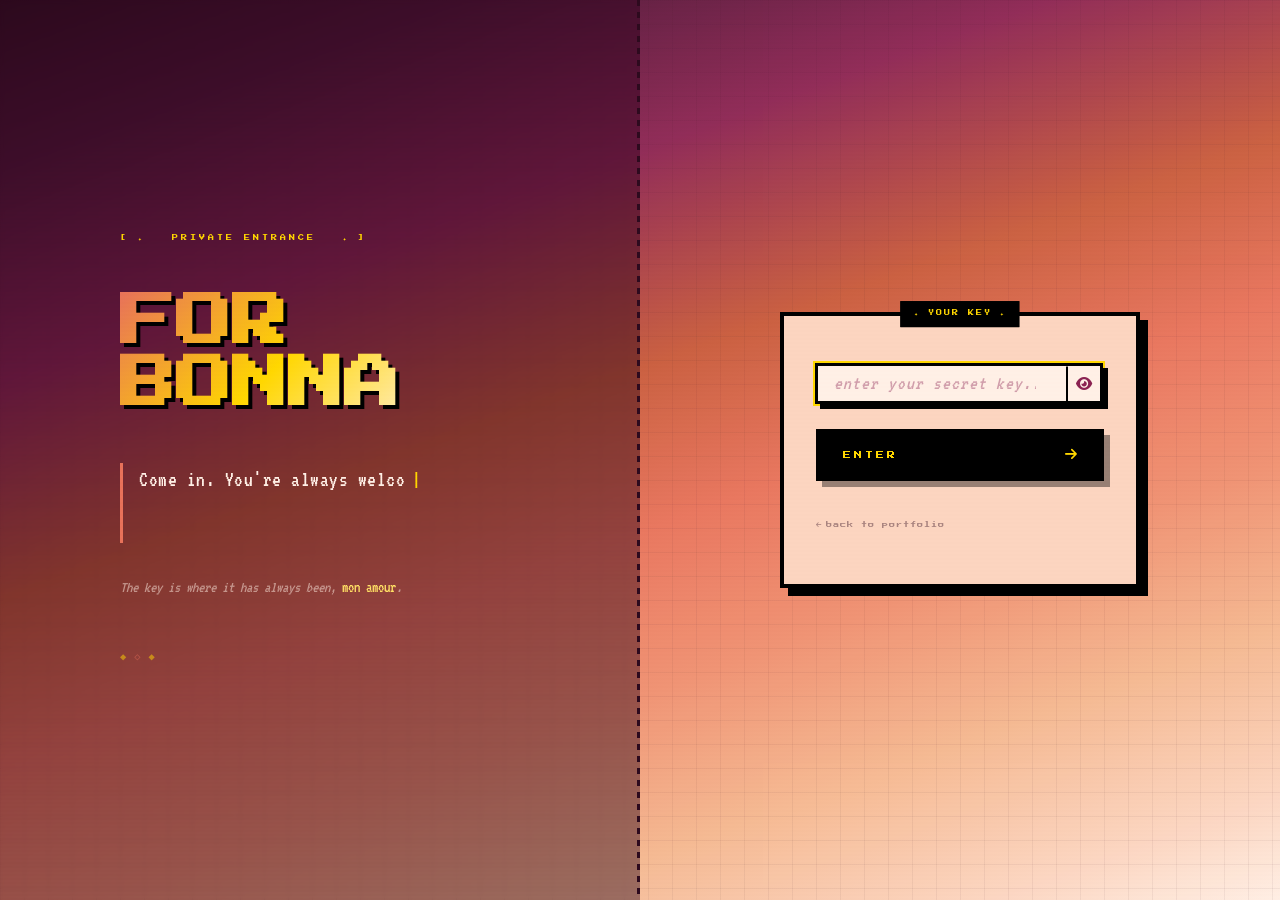
<file: admin-login.html>
<!doctype html>
<html lang="en">
  <head>
    <meta charset="UTF-8" />
    <meta name="viewport" content="width=device-width, initial-scale=1.0" />
    <title>For Bonna ✦ A Quiet Corner</title>
    <meta name="description" content="A private space, made for her." />
    <meta name="theme-color" content="#2d0a1e" />
    <meta name="robots" content="noindex, nofollow" />

    <link
      rel="icon"
      href="data:image/svg+xml,<svg xmlns='http://www.w3.org/2000/svg' viewBox='0 0 100 100'><text y='.9em' font-size='90'>🦋</text></svg>"
    />

    <link
      rel="stylesheet"
      href="https://cdnjs.cloudflare.com/ajax/libs/font-awesome/6.6.0/css/all.min.css"
    />
    <link rel="stylesheet" href="css/style.css" />
    <link rel="stylesheet" href="css/admin.css" />
  </head>
  <body class="admin-body login-sanctuary-body">

    <!-- Preloader -->
    <div class="preloader" id="preloader">
      <div class="constellation-spinner">
        <svg viewBox="0 0 200 200" xmlns="http://www.w3.org/2000/svg">
          <circle cx="100" cy="100" r="80" class="cosmic-ring ring-1" />
          <circle cx="100" cy="100" r="60" class="cosmic-ring ring-2" />
          <circle cx="100" cy="100" r="40" class="cosmic-ring ring-3" />
          <path d="M 50,30 L 53,33 L 50,36 L 47,33 Z" class="sprinkle" style="animation-delay: 0.1s" />
          <path d="M 150,50 L 153,53 L 150,56 L 147,53 Z" class="sprinkle" style="animation-delay: 0.5s" />
          <path d="M 30,140 L 33,143 L 30,146 L 27,143 Z" class="sprinkle" style="animation-delay: 1.2s" />
          <path d="M 170,160 L 173,163 L 170,166 L 167,163 Z" class="sprinkle" style="animation-delay: 0.8s" />
          <path d="M 100,20 L 102,22 L 100,24 L 98,22 Z" class="sprinkle" style="animation-delay: 1.5s" />
          <path d="M 100,60 L 40,40 L 30,90 L 90,110 Z" class="constellation-path path-1" />
          <path d="M 90,110 L 50,150 L 80,170 L 100,130 Z" class="constellation-path path-2" />
          <path d="M 100,60 L 160,40 L 170,90 L 110,110 Z" class="constellation-path path-3" />
          <path d="M 110,110 L 150,150 L 120,170 L 100,130 Z" class="constellation-path path-4" />
          <path d="M 100,60 L 100,130" class="constellation-path path-core" />
          <path d="M 100,52 L 108,60 L 100,68 L 92,60 Z" class="constellation-star core-star" />
          <path d="M 100,122 L 108,130 L 100,138 L 92,130 Z" class="constellation-star core-star" />
          <path d="M 40,35 L 45,40 L 40,45 L 35,40 Z" class="constellation-star" style="animation-delay: 0.2s" />
          <path d="M 30,84 L 36,90 L 30,96 L 24,90 Z" class="constellation-star" style="animation-delay: 0.4s" />
          <path d="M 90,106 L 94,110 L 90,114 L 86,110 Z" class="constellation-star" style="animation-delay: 0.6s" />
          <path d="M 160,35 L 165,40 L 160,45 L 155,40 Z" class="constellation-star" style="animation-delay: 0.3s" />
          <path d="M 170,84 L 176,90 L 170,96 L 164,90 Z" class="constellation-star" style="animation-delay: 0.5s" />
        </svg>
      </div>
      <span class="preloader-text">LOADING_MEMORIES<span class="dots"></span></span>
    </div>

    <!-- Aurora Background Layers -->
    <div class="aurora-bg" aria-hidden="true">
      <div class="aurora-layer aurora-1"></div>
      <div class="aurora-layer aurora-2"></div>
      <div class="aurora-layer aurora-3"></div>
    </div>
    <div class="scanlines" aria-hidden="true"></div>

    <!-- Main Layout -->
    <main class="sanctuary-layout" id="sanctuary-main">

      <!-- LEFT: Poetic Column -->
      <div class="sanctuary-left" aria-label="A message for you">
        <div class="sanctuary-left-inner">
          <p class="sanctuary-eyebrow" aria-hidden="true">✦ &nbsp; private entrance &nbsp; ✦</p>

          <h1 class="sanctuary-title">FOR<br>BONNA</h1>

          <div class="sanctuary-quote-area" aria-live="polite">
            <p class="sanctuary-quote" id="sanctuary-quote-text"></p>
            <span class="sanctuary-cursor" aria-hidden="true">|</span>
          </div>

          <p class="sanctuary-flavor" id="sanctuary-flavor">
            The key is where it has always been, <em>mon amour</em>.
          </p>

          <div class="sanctuary-deco-diamonds" aria-hidden="true">
            <span class="deco-diamond">◆</span>
            <span class="deco-diamond">◇</span>
            <span class="deco-diamond">◆</span>
          </div>
        </div>
      </div>

      <!-- RIGHT: Form Column -->
      <div class="sanctuary-right">
        <div class="sanctuary-form-box">
          <p class="sanctuary-form-label">YOUR KEY</p>

          <form id="login-form" class="sanctuary-form" autocomplete="off">
            <div class="sanctuary-input-group">
              <input
                type="password"
                id="login-key"
                class="sanctuary-input"
                placeholder="enter your secret key..."
                autocomplete="current-password"
                spellcheck="false"
                aria-label="Secret key"
              />
              <button
                type="button"
                class="sanctuary-toggle"
                id="toggle-key"
                aria-label="Show/Hide key"
              >
                <i class="fa-solid fa-eye"></i>
              </button>
            </div>

            <!-- Message area -->
            <div
              id="login-message"
              class="sanctuary-message"
              role="alert"
              aria-live="polite"
              style="display: none"
            ></div>

            <button
              type="submit"
              class="sanctuary-submit"
              id="login-btn"
            >
              <span class="sanctuary-submit-text">ENTER</span>
              <i class="fa-solid fa-arrow-right sanctuary-submit-icon"></i>
            </button>
          </form>

          <a href="index.html" class="sanctuary-back-link">
            <i class="fa-solid fa-arrow-left"></i>
            back to portfolio
          </a>
        </div>
      </div>

    </main>

    <script src="js/login.js?v=3"></script>
  </body>
</html>
</file>
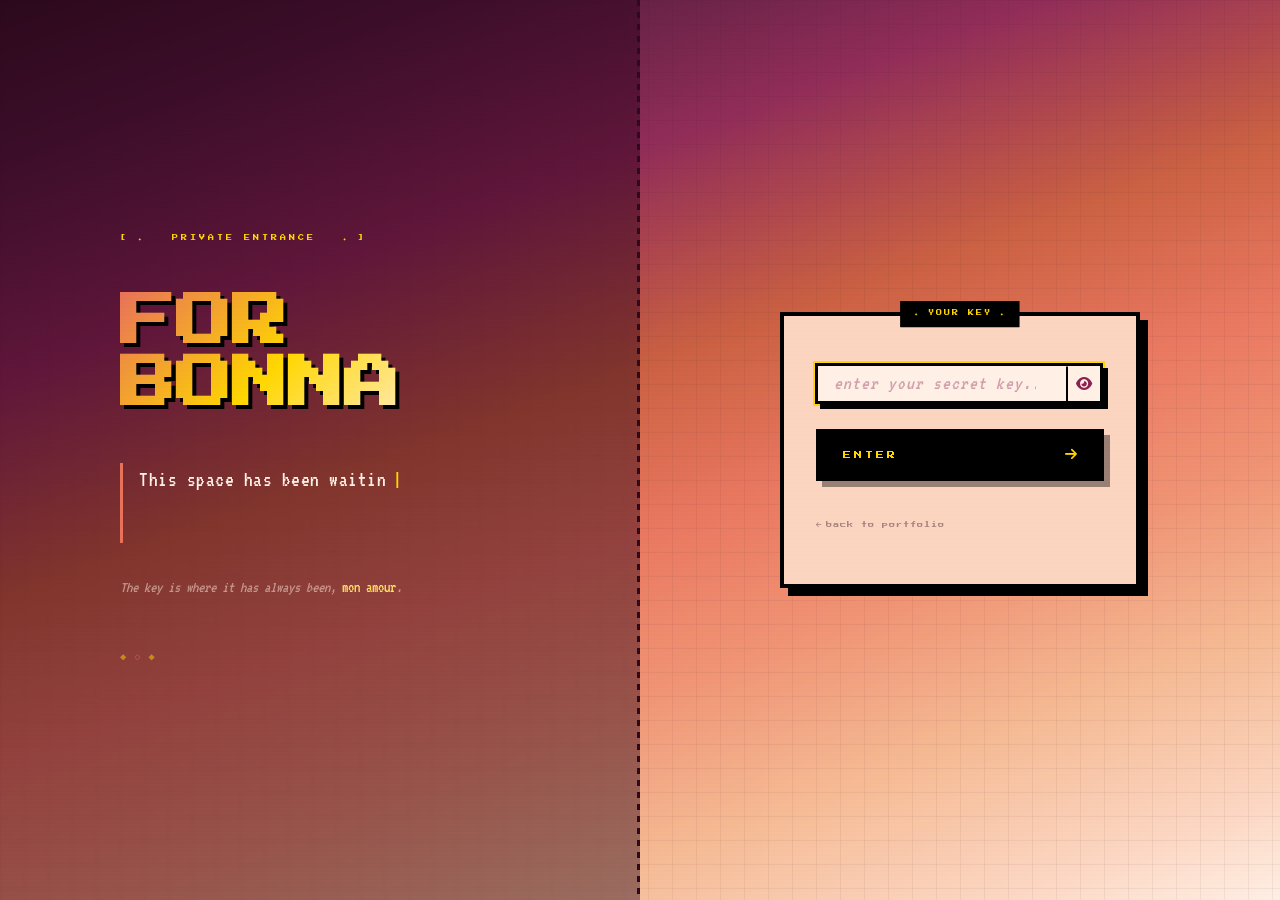
<file: admin.html>
<!doctype html>
<html lang="en">
  <head>
    <meta charset="UTF-8" />
    <meta name="viewport" content="width=device-width, initial-scale=1.0" />
    <title>Bonna's Space ✦ Studio</title>
    <meta name="description" content="A private studio, made for her." />
    <meta name="theme-color" content="#2d0a1e" />

    <link
      rel="icon"
      href="data:image/svg+xml,<svg xmlns='http://www.w3.org/2000/svg' viewBox='0 0 100 100'><text y='.9em' font-size='90'>🦋</text></svg>"
    />

    <link
      rel="stylesheet"
      href="https://cdnjs.cloudflare.com/ajax/libs/font-awesome/6.6.0/css/all.min.css"
    />
    <link rel="stylesheet" href="css/style.css" />
    <link rel="stylesheet" href="css/admin.css?v=1.0.3" />
  </head>
  <body class="admin-body">
    <!-- Auth Guard: redirect to login if no session -->
    <script>
      if (!sessionStorage.getItem("bonna_admin_token")) {
        window.location.replace("admin-login.html");
      }
    </script>

    <div class="page-background"></div>
    <div class="scanlines"></div>
    <div class="music-box-vignette" id="music-box-vignette" aria-hidden="true"></div>

    <!-- Parallax Stars Background -->
    <div class="parallax-bg" aria-hidden="true">
      <div class="parallax-layer parallax-layer-1"></div>
      <div class="parallax-layer parallax-layer-2"></div>
      <div class="parallax-layer parallax-layer-3"></div>
      <div class="shooting-stars-container" id="shooting-stars-container"></div>
    </div>

    <main class="admin-container">
      <!-- Header -->
      <header class="admin-header">
        <div class="admin-header-inner">
          <div style="position: relative;">
            <!-- BONNA'S SANCTUARY / LE SANCTUAIRE DE BONNA — decision pending, using first for now -->
            <h1 class="site-title" id="admin-main-title">BONNA'S SPACE</h1>
            <div class="music-box-string" id="music-box-string"><div class="bead"></div></div>
            <p class="admin-subtitle" id="admin-daily-greeting">Welcome home.</p>
            <p class="admin-together-since" id="admin-together-since"></p>
          </div>
          <button class="admin-logout-btn" id="btn-logout" aria-label="Leaving so soon?">
            <i class="fa-solid fa-right-from-bracket"></i>
            <span>Zzzz...</span>
          </button>
        </div>
      </header>

      <!-- Tab Navigation -->
      <nav class="admin-tabs">
        <button class="tab-btn active" data-tab="profile">
          <i class="fa-solid fa-user"></i> About You
        </button>
        <button class="tab-btn" data-tab="gallery">
          <i class="fa-solid fa-images"></i> Your Artworks
        </button>
        <button class="tab-btn" data-tab="commission">
          <i class="fa-solid fa-palette"></i> Commission Setup
        </button>
      </nav>

      <!-- PROFILE TAB -->
      <section id="tab-profile" class="tab-content active">
        <div class="admin-card">
          <div class="admin-card-header">
            <h3 class="section-header" style="margin: 0">
              <span class="decorative">✦</span> Edit Profile
              <span class="decorative">✦</span>
            </h3>
          </div>
          <div class="admin-card-body">
            <form id="profile-form">
              <div class="admin-form-group">
                <label class="admin-label">ARTIST NAME</label>
                <input
                  type="text"
                  id="input-about_name"
                  class="admin-input"
                  placeholder="e.g. BONNA"
                />
              </div>

              <div class="admin-form-group">
                <label class="admin-label">TAGLINE</label>
                <input
                  type="text"
                  id="input-tagline"
                  class="admin-input"
                  placeholder="Welcome to my space..."
                />
              </div>

              <div class="admin-form-group">
                <label class="admin-label"
                  >BIO TAGS (ONE PER LINE, WITH EMOJI)</label
                >
                <textarea
                  id="input-about_text"
                  class="admin-textarea"
                  placeholder="💜 You may call me Bonna :3
🦋 She/Her
🇮🇩 Average Indonesian alien
🧠 INTP
🎂 18 years old"
                ></textarea>
                <p class="admin-input-hint">
                  Each line becomes a tag on your profile. Start with an emoji!
                </p>
              </div>

              <div class="preview-panel">
                <h4 class="preview-panel-title">LIVE PREVIEW</h4>
                <div class="preview-content">
                  <div class="profile-preview">
                    <h3 class="profile-preview-name" id="preview-name">
                      BONNA LUCINE DE BUTTERBON
                    </h3>
                    <p class="profile-preview-tagline" id="preview-tagline">
                      Welcome to Bonna's space...
                    </p>
                    <div class="profile-preview-tags" id="preview-tags">
                      <span class="preview-tag"
                        ><span class="tag-emoji">💜</span> You may call me Bonna
                        :3</span
                      >
                      <span class="preview-tag"
                        ><span class="tag-emoji">🦋</span> She/Her</span
                      >
                    </div>
                  </div>
                </div>
              </div>

              <div style="text-align: center; margin-top: var(--space-xl)">
                <button
                  type="button"
                  class="cta-btn cta-btn-primary"
                  id="btn-save-profile"
                >
                  <i class="fa-solid fa-save"></i>
                  <span>Update Profile</span>
                </button>
              </div>
            </form>
          </div>
        </div>
      </section>

      <!-- GALLERY TAB -->
      <section id="tab-gallery" class="tab-content">
        <div class="admin-card">
          <div class="admin-card-header">
            <div class="editor-list-header">
              <h3 class="section-header" style="margin: 0">
                <span class="decorative">✦</span> Gallery Manager
                <span class="decorative">✦</span>
              </h3>
              <button class="add-btn" id="btn-add-gallery-item">
                <i class="fa-solid fa-plus"></i> Add New Artwork
              </button>
            </div>
          </div>
          <div class="admin-card-body">
            <div class="editor-list" id="gallery-editor-list">
              <!-- Gallery items injected here -->
              <div class="empty-state">
                <i class="fa-solid fa-wand-magic-sparkles"></i>
                <h3>Empty Canvas</h3>
                <p>"This canvas is still waiting for your touch. This empty space is an invitation for you to show the world what you can create..."</p>
              </div>
            </div>
          </div>
        </div>
      </section>

      <!-- COMMISSION TAB -->
      <section id="tab-commission" class="tab-content">
        <div class="admin-card">
          <div class="admin-card-header">
            <div class="editor-list-header">
              <h3 class="section-header" style="margin: 0">
                <span class="decorative">✦</span> Commission Manager
                <span class="decorative">✦</span>
              </h3>
              <button class="add-btn" id="btn-add-commission-type">
                <i class="fa-solid fa-plus"></i> Add New Type
              </button>
            </div>
          </div>
          <div class="admin-card-body">
            <p
              style="
                text-align: center;
                color: var(--text-secondary);
                margin-bottom: var(--space-lg);
                font-family: var(--font-retro);
              "
            >
              Update sample images and descriptions for each commission type
            </p>
            <div class="editor-list" id="commission-editor-list">
              <!-- Commission types injected here -->
              <div class="empty-state">
                <i class="fa-solid fa-heart-pulse"></i>
                <h3>Architect's Note</h3>
                <p>"The world is waiting for your magic. Let's begin by listing the wonders you have to offer them..."</p>
              </div>
            </div>
          </div>
        </div>
      </section>

      <!-- Back to Portal -->
      <div style="text-align: center; margin-top: var(--space-2xl)">
        <a href="index.html" class="cta-btn cta-btn-secondary">
          <i class="fa-solid fa-arrow-left"></i>
          <span>Back to Portal</span>
        </a>
      </div>

      <!-- Status Toast -->
      <div id="status-toast" class="admin-status"></div>
    </main>

    <!-- Details Modal (Retro OS Window Style) -->
    <div class="gallery-lightbox admin-modal" id="details-modal" aria-hidden="true">
      <div class="gallery-lightbox-backdrop modal-backdrop"></div>

      <div class="gallery-lightbox-window">
        <!-- Window Title Bar -->
        <div class="gallery-window-header">
          <div class="window-title">
            <i class="fa-solid fa-image"></i> view_artwork.exe
          </div>
          <div class="window-controls">
            <button class="gallery-lightbox-nav gallery-lightbox-prev" id="btn-details-prev" aria-label="Previous">
              <i class="fa-solid fa-chevron-left"></i>
            </button>
            <button class="gallery-lightbox-nav gallery-lightbox-next" id="btn-details-next" aria-label="Next">
              <i class="fa-solid fa-chevron-right"></i>
            </button>
            <button class="gallery-lightbox-close admin-lightbox-close" aria-label="Close window">
              <i class="fa-solid fa-xmark"></i>
            </button>
          </div>
        </div>

        <div class="gallery-window-body">
          <!-- Main Content Area -->
          <div class="gallery-window-content">
            <div class="gallery-window-main">
              <!-- Image Section -->
              <div class="gallery-lightbox-image-container">
                <img src="" alt="" class="gallery-lightbox-image" id="details-image" />
                <div class="crt-overlay"></div>
              </div>

              <!-- Info Section -->
              <div class="gallery-lightbox-info" style="display: flex; flex-direction: column; height: 100%;">
                <div class="info-header">
                  <h3 class="gallery-lightbox-title" id="details-title" style="margin-bottom: 0;"></h3>
                  <div id="details-meta" style="display: flex; gap: 5px; flex-wrap: wrap; margin-top: var(--space-xs);"></div>
                </div>
                <div class="section-divider" style="margin: var(--space-sm) 0; opacity: 0.3;"></div>
                
                <div style="flex-grow: 1; overflow-y: auto; padding-right: 5px; margin-bottom: var(--space-md);">
                  <p class="gallery-lightbox-desc" id="details-desc"></p>
                </div>
                
                <div style="display: flex; gap: var(--space-sm); width: 100%; margin-top: auto; padding-top: var(--space-md); border-top: 1px dashed rgba(45, 10, 30, 0.2);">
                  <button class="cta-btn cta-btn-secondary" id="btn-details-edit" style="flex: 1; min-width: 0; padding: 8px; font-size: 0.65rem;">
                    <i class="fa-solid fa-pen"></i> Edit
                  </button>
                  <button class="cta-btn cta-btn-secondary" id="btn-details-delete" style="flex: 1; min-width: 0; padding: 8px; font-size: 0.65rem; color: var(--clr-coral); border-color: var(--clr-coral);">
                    <i class="fa-solid fa-trash"></i> Delete
                  </button>
                </div>
              </div>
            </div>
          </div>
        </div>
      </div>
    </div>

    <!-- Gallery Modal -->
    <div class="admin-modal" id="gallery-modal">
      <div class="modal-backdrop"></div>
      <div class="modal-content">
        <div class="modal-header">
          <h3 class="modal-title" id="gallery-modal-title">Add New Artwork</h3>
          <button class="modal-close" aria-label="Close modal">
            <i class="fa-solid fa-xmark"></i>
          </button>
        </div>
        <div class="modal-body">
          <form id="gallery-form">
            <div class="admin-form-group">
              <label class="admin-label">TITLE</label>
              <input
                type="text"
                id="gallery-input-title"
                class="admin-input"
                placeholder="e.g. Chibi Commission Sample"
              />
            </div>

            <div class="admin-form-group">
              <label class="admin-label">STYLE (CATEGORY)</label>
              <select id="gallery-input-category" class="admin-select">
                <option value="">Select Style</option>
                <!-- Options injected dynamically from Prices sheet Category column -->
              </select>
            </div>

            <div class="admin-form-group">
              <label class="admin-label">TYPE</label>
              <select id="gallery-input-type" class="admin-select">
                <option value="">Select Type</option>
                <!-- Options injected dynamically from Prices sheet by populateTypeDropdowns() -->
              </select>
            </div>

            <div class="admin-form-group">
              <label class="admin-label">IMAGE SOURCE</label>
              <div class="split-input file-upload-wrapper">
                <input
                  type="url"
                  id="gallery-input-url"
                  class="admin-input"
                  placeholder="https://i.imgur.com/..."
                />
                <label class="file-upload-btn">
                  <i class="fa-solid fa-upload"></i> Upload
                  <input
                    type="file"
                    id="gallery-input-file"
                    class="file-upload-input"
                    accept="image/*"
                  />
                </label>
              </div>
              <p class="admin-input-hint">
                Enter URL or upload image directly (auto-uploads to Imgur)
              </p>
            </div>

            <div class="admin-form-group">
              <label class="admin-label">DESCRIPTION (OPTIONAL)</label>
              <textarea
                id="gallery-input-desc"
                class="admin-textarea"
                rows="2"
                placeholder="Brief description..."
              ></textarea>
            </div>

            <div class="preview-panel">
              <h4 class="preview-panel-title">PREVIEW</h4>
              <div
                id="gallery-preview-container"
                class="preview-content"
                style="max-width: 300px; margin: 0 auto"
              >
                <div class="gallery-preview-card">
                  <div
                    class="gallery-preview-placeholder"
                    style="
                      aspect-ratio: 1;
                      display: flex;
                      align-items: center;
                      justify-content: center;
                      background: var(--clr-dark-plum);
                    "
                  >
                    <i
                      class="fa-solid fa-image"
                      style="font-size: 3rem; color: var(--clr-salmon)"
                    ></i>
                  </div>
                  <div class="gallery-preview-info">
                    <h4 class="gallery-preview-title">Untitled</h4>
                    <span class="gallery-preview-type">Artwork</span>
                  </div>
                </div>
              </div>
            </div>
          </form>
        </div>
        <div class="modal-footer">
          <button
            type="button"
            class="cta-btn cta-btn-secondary modal-close-btn"
          >
            <span>Cancel</span>
          </button>
          <button
            type="button"
            class="cta-btn cta-btn-primary"
            id="btn-save-gallery-item"
          >
            <i class="fa-solid fa-save"></i>
            <span>Save Artwork</span>
          </button>
        </div>
      </div>
    </div>

    <!-- Commission Modal -->
    <div class="admin-modal" id="commission-modal">
      <div class="modal-backdrop"></div>
      <div class="modal-content">
        <div class="modal-header">
          <h3 class="modal-title" id="commission-modal-title">Edit Commission Type</h3>
          <button class="modal-close" aria-label="Close modal">
            <i class="fa-solid fa-xmark"></i>
          </button>
        </div>
        <div class="modal-body">
          <form id="commission-edit-form">
            <input type="hidden" id="commission-edit-index" />

            <div class="admin-form-group">
              <label class="admin-label">CATEGORY</label>
              <input
                type="text"
                id="commission-edit-category"
                class="admin-input"
                readonly
              />
              <p class="admin-input-hint">
                Category is set in the Prices sheet
              </p>
            </div>

            <div class="admin-form-group">
              <label class="admin-label">TYPE NAME</label>
              <input
                type="text"
                id="commission-edit-type"
                class="admin-input"
                readonly
              />
              <p class="admin-input-hint">
                Type name is set in the Prices sheet
              </p>
            </div>

            <div class="admin-form-group" style="display: grid; grid-template-columns: 1fr 1fr; gap: var(--space-md);">
              <div>
                <label class="admin-label">PRICE USD</label>
                <input
                  type="number"
                  id="commission-edit-priceusd"
                  class="admin-input"
                  placeholder="e.g. 15"
                  min="0"
                />
              </div>
              <div>
                <label class="admin-label">PRICE IDR</label>
                <input
                  type="text"
                  id="commission-edit-priceidr"
                  class="admin-input"
                  placeholder="e.g. 240k"
                />
              </div>
            </div>

            <div class="admin-form-group">
              <label class="admin-label">SAMPLE IMAGE</label>
              <div class="split-input file-upload-wrapper">
                <input
                  type="url"
                  id="commission-edit-url"
                  class="admin-input"
                  placeholder="https://i.imgur.com/..."
                />
                <label class="file-upload-btn">
                  <i class="fa-solid fa-upload"></i> Upload
                  <input
                    type="file"
                    id="commission-edit-file"
                    class="file-upload-input"
                    accept="image/*"
                  />
                </label>
              </div>
            </div>

            <div class="admin-form-group">
              <label class="admin-label">DESCRIPTION</label>
              <textarea
                id="commission-edit-desc"
                class="admin-textarea"
                rows="3"
                placeholder="Describe this commission type..."
              ></textarea>
            </div>

            <div class="preview-panel">
              <h4 class="preview-panel-title">PREVIEW</h4>
              <div
                id="commission-preview"
                class="preview-content"
                style="max-width: 300px; margin: 0 auto"
              >
                <div class="commission-preview-card">
                  <div
                    class="commission-preview-image-container"
                    style="
                      height: 200px;
                      background: var(--clr-dark-plum);
                      display: flex;
                      align-items: center;
                      justify-content: center;
                    "
                  >
                    <div class="commission-preview-placeholder">
                      <i class="fa-solid fa-image"></i>
                      <span>No Image</span>
                    </div>
                  </div>
                  <div class="commission-preview-info">
                    <h4 class="commission-preview-type">Commission Type</h4>
                    <p class="commission-preview-desc">Description...</p>
                  </div>
                </div>
              </div>
            </div>
          </form>
        </div>
        <div class="modal-footer">
          <button
            type="button"
            class="cta-btn cta-btn-secondary modal-close-btn"
          >
            <span>Cancel</span>
          </button>
          <button
            type="button"
            class="cta-btn cta-btn-primary"
            id="btn-save-commission"
          >
            <i class="fa-solid fa-save"></i>
            <span>Save Changes</span>
          </button>
        </div>
      </div>
    </div>

    <!-- =============================================
         MASCOT SYSTEM — Layer 2
         Bonna's own creation, living here quietly.
         ============================================= -->
    <div class="mascot-system" id="mascot-system">
      <div class="mascot-whisper-bubble mascot-bubble-base" id="mascot-whisper" role="status" aria-live="polite"></div>
      <button
        class="mascot-btn"
        id="mascot-btn"
        aria-label="A small companion"
        tabindex="0"
      >
        <img src="./assets/rabit.gif" alt="" class="mascot-img" id="mascot-img" draggable="false" />
      </button>
    </div>

    <!-- =============================================
         WORDS THAT FOLLOW — Contextual Messages
         Bottom-left. Distinct from standard toasts.
         ============================================= -->
    <div class="presence-note-container" id="presence-note-container" aria-live="polite"></div>

    <!-- =============================================
         COMFORT CORNER — Layer 3 (visible day one)
         No label. No announcement. She finds it.
         ============================================= -->
    <div class="comfort-corner-system" id="comfort-corner-system">
      <div class="comfort-panel mascot-bubble-base" id="comfort-panel" aria-hidden="true">
        <p class="comfort-question">How are you feeling right now?</p>
        <div class="comfort-moods">
          <button class="comfort-mood-btn" data-mood="great" aria-label="Really good">🌟 Really good</button>
          <button class="comfort-mood-btn" data-mood="okay" aria-label="Okay">😊 Okay</button>
          <button class="comfort-mood-btn" data-mood="notgreat" aria-label="Not great">🌧 Not great</button>
          <button class="comfort-mood-btn" data-mood="struggling" aria-label="Struggling">😔 Struggling</button>
        </div>
        <!-- Shown after first check-in of the day -->
        <div class="comfort-checkin-summary" id="comfort-checkin-summary" style="display:none">
          <p class="comfort-today-label">Today: <span id="comfort-today-mood"></span> ✓</p>
          <button class="comfort-return-btn" id="comfort-return-btn">💬 Still want to talk?</button>
        </div>
        <div class="comfort-response" id="comfort-response" aria-live="polite"></div>
        <button class="comfort-tomorrow-btn" id="comfort-tomorrow-btn">Come back tomorrow</button>
      </div>
      <button class="comfort-btn" id="comfort-btn" aria-label="A quiet corner" tabindex="0">
        <span class="comfort-icon" aria-hidden="true">🤍</span>
      </button>
    </div>

    <!-- =============================================
         MOOD INTERVENTION — Tier 3
         Opens when Bonna has been struggling 3+ days.
         Not an alert. A quiet offer.
         ============================================= -->
    <div class="mood-intervention" id="mood-intervention" aria-hidden="true" aria-live="polite">
      <p class="intervention-text" id="intervention-text"></p>
      <div class="intervention-actions" id="intervention-actions" style="display:none">
        <button class="intervention-btn intervention-btn-yes" id="intervention-yes">Yes, I'd like to talk</button>
        <button class="intervention-btn intervention-btn-no" id="intervention-no">Not right now</button>
      </div>
      <div class="intervention-story" id="intervention-story" style="display:none">
        <textarea class="intervention-textarea" id="intervention-textarea" placeholder="Whatever you want to share..."></textarea>
        <button class="intervention-btn intervention-btn-send" id="intervention-send">Send</button>
      </div>
      <div class="intervention-relief" id="intervention-relief" style="display:none">
        <p class="intervention-relief-text">Did sharing make it a little lighter?</p>
        <div class="intervention-relief-btns">
          <button class="intervention-btn intervention-btn-yes" id="intervention-relief-yes">Yes 💙</button>
          <button class="intervention-btn intervention-btn-no" id="intervention-relief-no">Not yet</button>
        </div>
      </div>
    </div>

    <!-- =============================================
         BREATHING GUIDE
         Gentle fallback after Bonna says "not now".
         ============================================= -->
    <div class="breathing-guide" id="breathing-guide" aria-hidden="true">
      <div class="breathing-circle" id="breathing-circle"></div>
      <p class="breathing-text">Breathe with me</p>
      <button class="breathing-close" id="breathing-close" aria-label="Close">✕</button>
    </div>

    <!-- =============================================
         LETTERS IN TIME — Layer 3
         Envelope drifts in after day 14. One per day.
         ============================================= -->
    <button
      class="letter-envelope-trigger"
      id="letter-envelope-trigger"
      aria-label="A note from R..."
      tabindex="0"
    >
      <span class="letter-envelope-icon" aria-hidden="true">📩</span>
      <span class="letter-envelope-label">A note from R...</span>
    </button>

    <!-- Letter Modal (paper texture) -->
    <div class="letter-modal" id="letter-modal" aria-modal="true" role="dialog" aria-label="A letter">
      <div class="letter-modal-backdrop" id="letter-modal-backdrop"></div>
      <div class="letter-modal-paper">
        <div class="letter-modal-header">
          <div>
            <span class="letter-modal-from">R → BONNA</span><br>
            <span class="letter-modal-date" id="letter-date"></span>
          </div>
          <button class="letter-modal-close" id="letter-modal-close" aria-label="Close letter">✕</button>
        </div>
        <div class="letter-modal-body" id="letter-text" aria-live="polite"></div>
      </div>
    </div>

    <!-- =============================================
         CONSTELLATION OF MOMENTS — Layer 3
         Trigger: Konami Code ↑↑↓↓←→←→BA
         ============================================= -->
    <div
      class="constellation-overlay"
      id="constellation-overlay"
      aria-modal="true"
      role="dialog"
      aria-label="Constellation of Moments"
    >
      <div class="constellation-header">
        <span class="constellation-title">CONSTELLATION OF MOMENTS</span>
        <button class="constellation-close" id="constellation-close" aria-label="Close constellation">
          CLOSE ✕
        </button>
      </div>

      <!-- The star map -->
      <svg
        class="constellation-svg"
        id="constellation-svg"
        aria-hidden="true"
        focusable="false"
      ></svg>

      <!-- Memory card (appears on star click) -->
      <div class="constellation-memory-card" id="constellation-memory-card" aria-live="polite">
        <button class="constellation-memory-close" id="constellation-memory-close" aria-label="Close memory">✕</button>
        <span class="constellation-memory-name" id="constellation-memory-name"></span>
        <div class="constellation-memory-text" id="constellation-memory-text"></div>
        <span class="constellation-memory-sig">— R</span>
      </div>

      <p class="constellation-hint">hover to name · click to remember</p>
    </div>

    <!-- =============================================
         STUDIO JOURNAL — Layer 3
         Trigger: Mascot clicked 7 times in 10 seconds.
         ============================================= -->
    <div
      class="journal-overlay"
      id="journal-overlay"
      aria-modal="true"
      role="dialog"
      aria-label="Studio Journal"
      aria-hidden="true"
    >
      <div class="journal-header">
        <span class="journal-title">THE STUDIO JOURNAL</span>
        <button class="journal-close" id="journal-close" aria-label="Close journal">CLOSE ✕</button>
      </div>
      <div class="journal-body">

        <!-- Left: Raditya's side -->
        <div class="journal-panel journal-panel-left">
          <span class="journal-panel-label">FROM RADITYA</span>
          <span class="journal-date-left" id="journal-date-left"></span>
          <div class="journal-observation" id="journal-observation"></div>
          <div class="journal-obs-nav">
            <button class="journal-obs-btn" id="journal-obs-prev" aria-label="Previous observation">←</button>
            <span class="journal-obs-counter" id="journal-obs-counter">1 / 8</span>
            <button class="journal-obs-btn" id="journal-obs-next" aria-label="Next observation">→</button>
          </div>
          <span class="journal-observation-sig">— R</span>
          <div class="journal-day-note" id="journal-day-note"></div>
        </div>

        <div class="journal-divider" aria-hidden="true"></div>

        <!-- Right: Bonna's page -->
        <div class="journal-panel journal-panel-right" id="journal-panel-right">
          <span class="journal-panel-label">BONNA'S PAGE</span>
          <div class="journal-entry-header">
            <div class="journal-date-nav">
              <button class="journal-nav-btn" id="journal-prev-day" aria-label="Previous day">←</button>
              <span class="journal-date-display" id="journal-date-display"></span>
              <button class="journal-nav-btn" id="journal-next-day" aria-label="Next day">→</button>
            </div>
            <div class="journal-mood-picker" id="journal-mood-picker" aria-label="How are you feeling?"></div>
          </div>
          <textarea
            class="journal-notes-textarea"
            id="journal-notes"
            placeholder="This page is yours.&#10;Write anything. Or nothing at all."
            aria-label="Your private journal entry"
          ></textarea>
          <div class="journal-footer">
            <span class="journal-save-indicator" id="journal-save-indicator">saved ·</span>
            <span class="journal-word-count" id="journal-word-count">0 words</span>
          </div>
        </div>

      </div>
    </div>


    <!-- =============================================
         THE SONG — Minimal Player
         Trigger: Type "LOVE" anywhere on dashboard.
         ============================================= -->
    <div class="song-player-overlay" id="song-player-overlay" aria-label="Music player">
      <p class="song-player-title">SOMETHING FOR YOU</p>
      <div class="song-vinyl" id="song-vinyl"></div>
      <p class="song-player-name" id="song-player-name">The Moon Song</p>
      <p class="song-player-artist" id="song-player-artist">Karen O</p>

      <div class="song-player-controls">
        <button class="song-play-btn" id="song-play-btn" aria-label="Play / Pause">
          <i class="fa-solid fa-play" id="song-play-icon"></i>
        </button>
      </div>

      <div class="song-waveform" id="song-waveform">
        <div class="song-waveform-bar"></div><div class="song-waveform-bar"></div>
        <div class="song-waveform-bar"></div><div class="song-waveform-bar"></div>
        <div class="song-waveform-bar"></div><div class="song-waveform-bar"></div>
        <div class="song-waveform-bar"></div><div class="song-waveform-bar"></div>
        <div class="song-waveform-bar"></div><div class="song-waveform-bar"></div>
        <div class="song-waveform-bar"></div><div class="song-waveform-bar"></div>
        <div class="song-waveform-bar"></div><div class="song-waveform-bar"></div>
        <div class="song-waveform-bar"></div><div class="song-waveform-bar"></div>
        <div class="song-waveform-bar"></div><div class="song-waveform-bar"></div>
        <div class="song-waveform-bar"></div><div class="song-waveform-bar"></div>
        <div class="song-waveform-bar"></div><div class="song-waveform-bar"></div>
        <div class="song-waveform-bar"></div><div class="song-waveform-bar"></div>
        <div class="song-waveform-bar"></div><div class="song-waveform-bar"></div>
        <div class="song-waveform-bar"></div><div class="song-waveform-bar"></div>
        <div class="song-waveform-bar"></div><div class="song-waveform-bar"></div>
      </div>
      <div class="song-player-progress">
        <div class="song-player-progress-bar" id="song-player-progress-bar"></div>
      </div>

      <audio id="song-audio" preload="none">
        <source src="assets/audio/song.mp3" type="audio/mpeg">
        <source src="assets/audio/song.ogg" type="audio/ogg">
      </audio>
    </div>

    <script>
      // Logout function — called by admin.js and the logout button
      function adminLogout() {
        sessionStorage.removeItem("bonna_admin_token");
        window.location.replace("admin-login.html");
      }
      document
        .getElementById("btn-logout")
        ?.addEventListener("click", adminLogout);
    </script>
    <script src="js/utils.js"></script>
    <script src="js/mood_responses.js"></script>
    <script src="js/admin.js?v=1.0.3"></script>
    <script src="js/letters.js"></script>
    <script src="js/constellation.js"></script>
    <script src="js/journal.js"></script>
    <!-- The Architect's Poem Overlay -->
    <div class="architect-poem-overlay" id="architect-poem-overlay" aria-hidden="true">
      <div class="poem-scroll">
        <button class="poem-close" id="btn-poem-close">×</button>
        <div class="poem-content">
          <header class="poem-header">
            <h2 id="poem-praise-title">The Architect's Poem</h2>
            <p id="poem-praise-msg">Curiosity is a beautiful thing...</p>
          </header>
          
          <div class="poem-riddles">
            <div class="riddle">
              <span class="riddle-icon">✦</span>
              <p>"Jika kesunyian mulai membebani, tariklah dawai emas di langit namamu. Tahan sejenak, biarkan melodi lama menemanimu pulang..."</p>
            </div>
            <div class="riddle">
              <span class="riddle-icon">✦</span>
              <p>"Pandanglah 'Ruang' ini dengan lembut. Berdiamlah di atas namamu, dan lihatlah bagaimana dunia berubah warna saat cinta mulai bicara..."</p>
            </div>
            <div class="riddle">
              <span class="riddle-icon">✦</span>
              <p>"Waktu hanyalah angka bagi mereka yang tak merasa. Namun bagiku, genggamlah angka itu erat-erat, dan biarkan dia membisikkan sudah berapa lama kamu menjadi napasku..."</p>
            </div>
            <div class="riddle">
              <span class="riddle-icon">✦</span>
              <p>"Teman kecilmu tak pernah tidur. Dia mencatat setiap ketukanmu. Berikan dia perhatian lebih, dan dia akan memberimu bisikan yang paling tulus..."</p>
            </div>
            <div class="riddle final-riddle">
              <span class="riddle-icon">✧</span>
              <p>"Dan jika suatu saat kamu merindukan sang arsitek yang membangun semua ini, carilah jejak kakinya di balik kode-kode rahasia. Di taman bermainnya, dia selalu menunggumu untuk menyempurnakan dunia ini bersama-sama..."</p>
              <a href="https://github.com/therabitt/bonna-space/" target="_blank" class="playground-link">Playground Sang Arsitek</a>
            </div>
          </div>
          
          <footer class="poem-footer">
            <p>— Always Yours, The Architect</p>
          </footer>
        </div>
      </div>
    </div>
  </body>
</html>
</file>
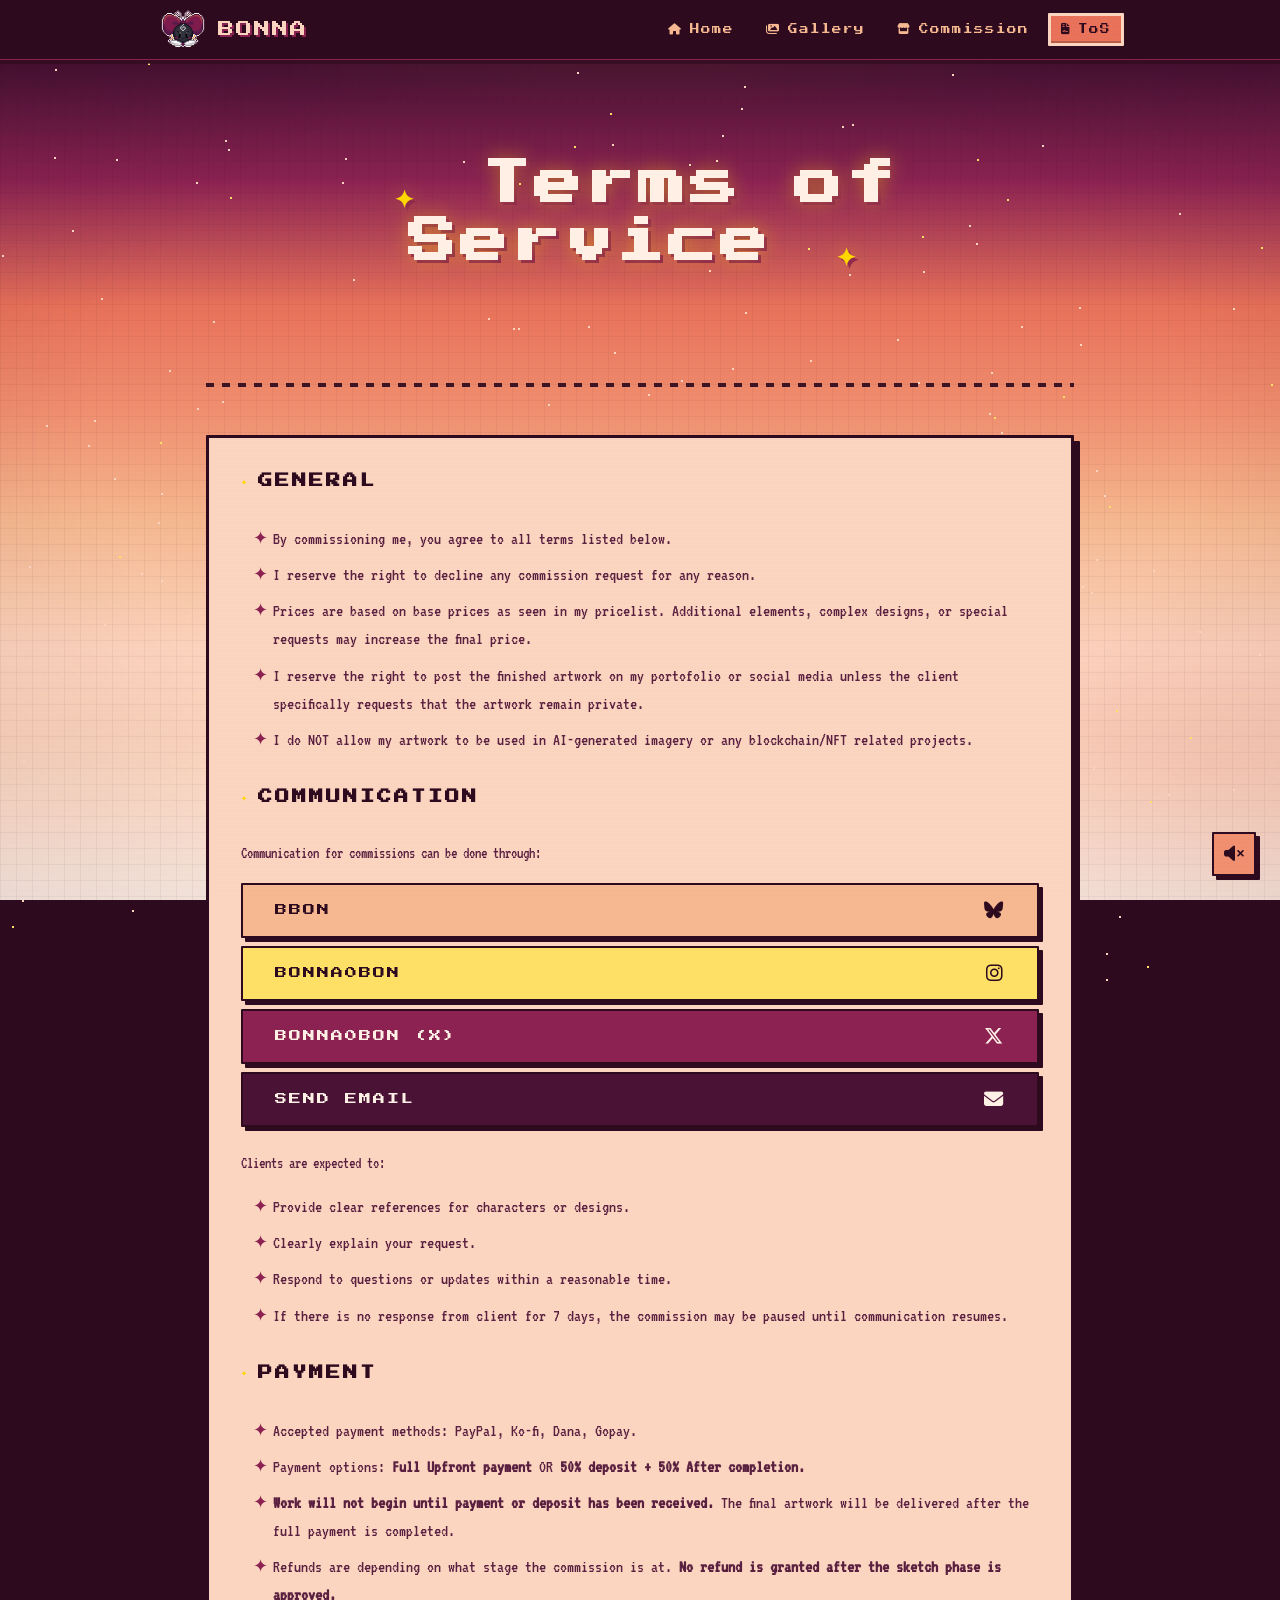
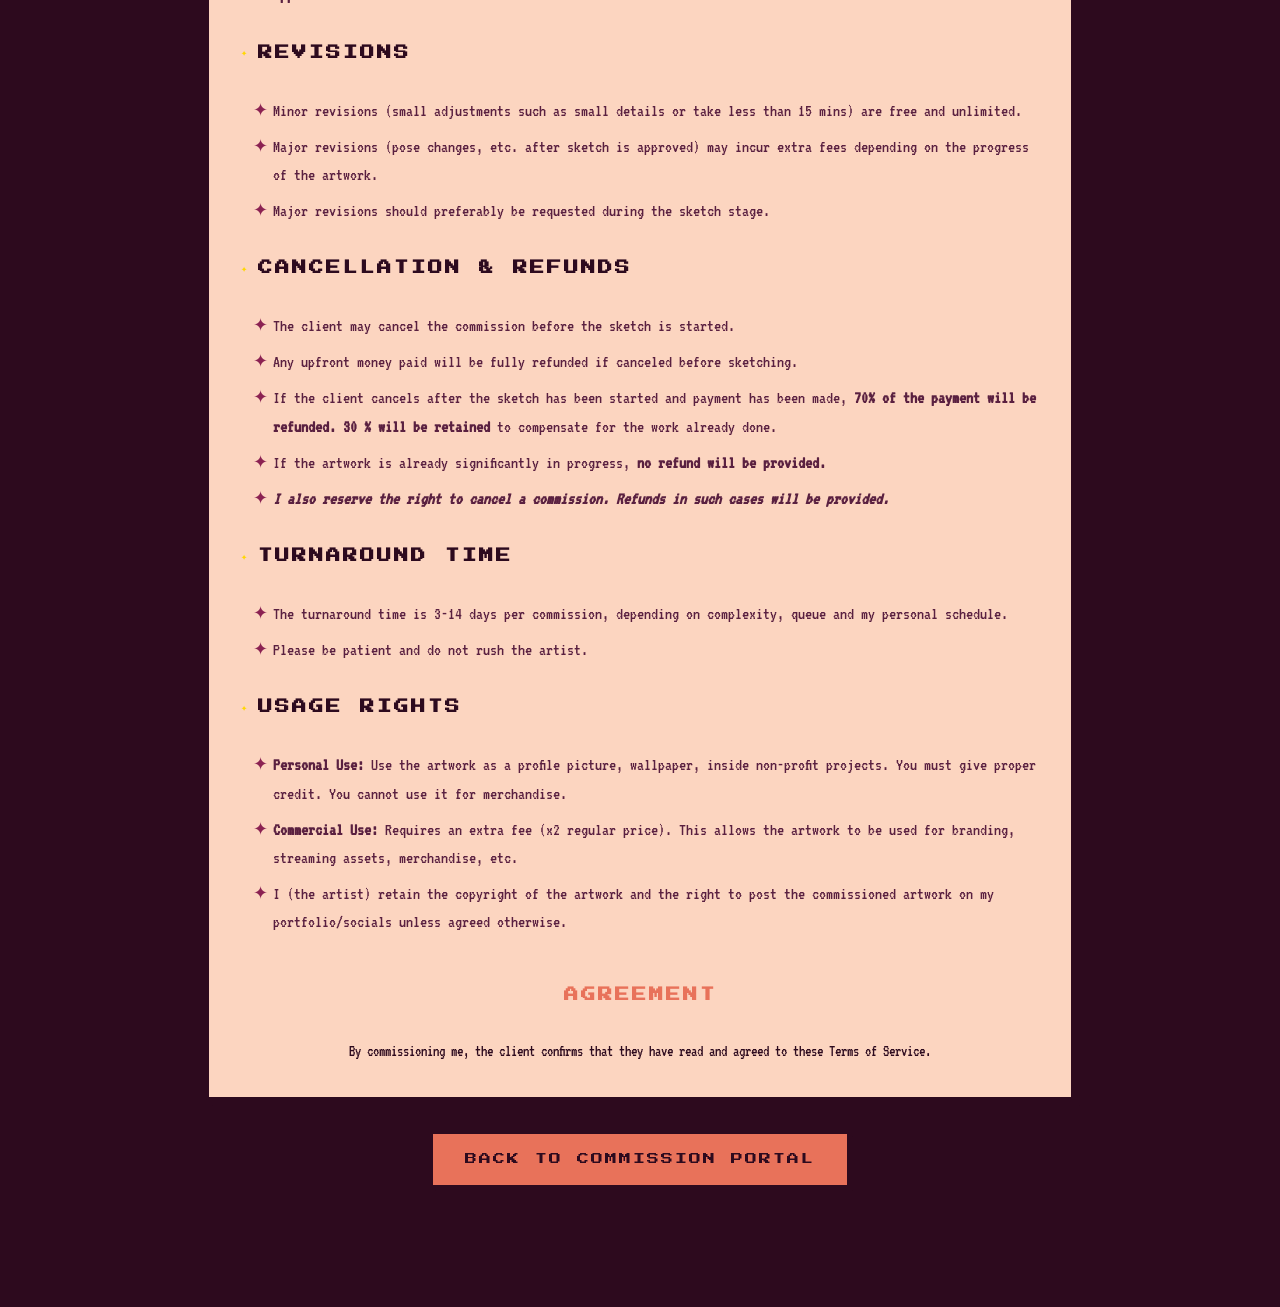
<file: tos.html>
<!doctype html>
<html lang="en">
  <head>
    <meta charset="UTF-8" />
    <meta name="viewport" content="width=device-width, initial-scale=1.0" />
    <title>Terms of Service ✦ BONNA</title>
    <meta
      name="description"
      content="Terms of Service for Bonna's artwork commissions."
    />
    <meta name="theme-color" content="#2d0a1e" />

    <!-- Open Graph / Social -->
    <meta property="og:site_name" content="BONNA ✦ Digital Artist" />
    <meta property="og:type" content="website" />
    <meta property="og:title" content="Terms of Service ✦ BONNA" />
    <meta
      property="og:description"
      content="Terms of Service and guidelines for commissioning Bonna's digital artwork."
    />
    <meta property="og:image" content="assets/bonna.png" />
    <meta name="twitter:card" content="summary_large_image" />
    <meta name="twitter:title" content="Terms of Service ✦ BONNA" />
    <meta
      name="twitter:description"
      content="Terms of Service and guidelines for commissioning Bonna's digital artwork."
    />

    <link
      rel="icon"
      href="data:image/svg+xml,<svg xmlns='http://www.w3.org/2000/svg' viewBox='0 0 100 100'><text y='.9em' font-size='90'>🦋</text></svg>"
    />
    <link
      rel="stylesheet"
      href="https://cdnjs.cloudflare.com/ajax/libs/font-awesome/6.6.0/css/all.min.css"
    />
    <link rel="stylesheet" href="css/style.css" />
  </head>
  <body>
    <a class="skip-link" href="#main-content">Skip to content</a>
    <div class="scroll-progress" aria-hidden="true"></div>
    <div class="page-transition-overlay"></div>
    <!-- Preloader -->
    <div class="preloader" id="preloader">
      <div class="constellation-spinner">
        <svg viewBox="0 0 200 200" xmlns="http://www.w3.org/2000/svg">
          <!-- Cosmic Rings -->
          <circle cx="100" cy="100" r="80" class="cosmic-ring ring-1" />
          <circle cx="100" cy="100" r="60" class="cosmic-ring ring-2" />
          <circle cx="100" cy="100" r="40" class="cosmic-ring ring-3" />

          <!-- Sprinkles (Tiny scattered diamonds) -->
          <path d="M 50,30 L 53,33 L 50,36 L 47,33 Z" class="sprinkle" style="animation-delay: 0.1s" />
          <path d="M 150,50 L 153,53 L 150,56 L 147,53 Z" class="sprinkle" style="animation-delay: 0.5s" />
          <path d="M 30,140 L 33,143 L 30,146 L 27,143 Z" class="sprinkle" style="animation-delay: 1.2s" />
          <path d="M 170,160 L 173,163 L 170,166 L 167,163 Z" class="sprinkle" style="animation-delay: 0.8s" />
          <path d="M 100,20 L 102,22 L 100,24 L 98,22 Z" class="sprinkle" style="animation-delay: 1.5s" />

          <!-- Butterfly Constellation Paths -->
          <path d="M 100,60 L 40,40 L 30,90 L 90,110 Z" class="constellation-path path-1" />
          <path d="M 90,110 L 50,150 L 80,170 L 100,130 Z" class="constellation-path path-2" />
          <path d="M 100,60 L 160,40 L 170,90 L 110,110 Z" class="constellation-path path-3" />
          <path d="M 110,110 L 150,150 L 120,170 L 100,130 Z" class="constellation-path path-4" />
          <path d="M 100,60 L 100,130" class="constellation-path path-core" />
          
          <!-- Butterfly Nodes (Diamonds) -->
          <path d="M 100,52 L 108,60 L 100,68 L 92,60 Z" class="constellation-star core-star" />
          <path d="M 100,122 L 108,130 L 100,138 L 92,130 Z" class="constellation-star core-star" />
          
          <path d="M 40,35 L 45,40 L 40,45 L 35,40 Z" class="constellation-star" style="animation-delay: 0.2s" />
          <path d="M 30,84 L 36,90 L 30,96 L 24,90 Z" class="constellation-star" style="animation-delay: 0.4s" />
          <path d="M 90,106 L 94,110 L 90,114 L 86,110 Z" class="constellation-star" style="animation-delay: 0.6s" />
          <path d="M 50,146 L 54,150 L 50,154 L 46,150 Z" class="constellation-star" style="animation-delay: 0.8s" />
          <path d="M 80,164 L 86,170 L 80,176 L 74,170 Z" class="constellation-star" style="animation-delay: 1.0s" />
          
          <path d="M 160,35 L 165,40 L 160,45 L 155,40 Z" class="constellation-star" style="animation-delay: 0.3s" />
          <path d="M 170,84 L 176,90 L 170,96 L 164,90 Z" class="constellation-star" style="animation-delay: 0.5s" />
          <path d="M 110,106 L 114,110 L 110,114 L 106,110 Z" class="constellation-star" style="animation-delay: 0.7s" />
          <path d="M 150,146 L 154,150 L 150,154 L 146,150 Z" class="constellation-star" style="animation-delay: 0.9s" />
          <path d="M 120,164 L 126,170 L 120,176 L 114,170 Z" class="constellation-star" style="animation-delay: 1.1s" />
        </svg>
      </div>
      <span class="preloader-text">LOADING_MEMORIES<span class="dots"></span></span>
    </div>

    <!-- Background Parallax Layers -->
    <div class="page-background"></div>
    <div class="scanlines"></div>
    <div class="parallax-bg" id="parallax-bg">
      <div class="parallax-layer parallax-layer-1"></div>
      <div class="parallax-layer parallax-layer-2"></div>
      <div class="parallax-layer parallax-layer-3"></div>
    </div>

    <!-- Site Navigation -->
    <nav class="site-nav" id="site-nav" aria-label="Site navigation">
      <div class="nav-inner">
        <a href="index.html" class="nav-brand" aria-label="Bonna - Home">
          <img src="assets/bonna.png" alt="BONNA" class="nav-brand-icon" style="width: 54px"/>
          <span class="nav-brand-name">BONNA</span>
        </a>
        <button
          class="nav-hamburger"
          id="nav-hamburger"
          aria-label="Toggle navigation"
          aria-expanded="false"
        >
          <span class="hamburger-line"></span>
          <span class="hamburger-line"></span>
          <span class="hamburger-line"></span>
        </button>
        <div class="nav-links" id="nav-links">
          <a href="index.html" class="nav-link" data-page="index">
            <i class="fa-solid fa-house"></i>
            <span>Home</span>
          <a href="gallery.html" class="nav-link" data-page="gallery">
            <i class="fa-solid fa-images"></i>
            <span>Gallery</span>
          </a>
          </a>
          <a href="commission.html" class="nav-link" data-page="commission">
            <i class="fa-solid fa-store"></i>
            <span>Commission</span>
          </a>
          <a href="tos.html" class="nav-link" data-page="tos">
            <i class="fa-solid fa-file-contract"></i>
            <span>ToS</span>
          </a>
        </div>
      </div>
    </nav>

    <main class="main-container" id="main-content" tabindex="-1">
      <!-- Header -->
      <header
        class="header-section reveal"
        style="margin-bottom: var(--space-xl)"
      >
        <h1
          class="site-title"
          style="font-size: clamp(2rem, 6vw, 3rem); line-height: 1.2"
        >
          Terms of<br />Service
        </h1>
      </header>

      <div class="section-divider"></div>

      <div class="retro-card reveal" style="margin-bottom: var(--space-xl)">
        <!-- General -->
        <h3 class="section-header" style="justify-content: flex-start">
          <span class="decorative" style="font-size: 0.5em">✦</span> GENERAL
        </h3>
        <ul class="retro-list" style="margin-bottom: var(--space-xl)">
          <li>By commissioning me, you agree to all terms listed below.</li>
          <li>
            I reserve the right to decline any commission request for any
            reason.
          </li>
          <li>
            Prices are based on base prices as seen in my pricelist. Additional
            elements, complex designs, or special requests may increase the
            final price.
          </li>
          <li>
            I reserve the right to post the finished artwork on my portofolio or social media 
            unless the client specifically requests that the artwork remain private.
          </li>
          <li>
            I do NOT allow my artwork to be used in AI-generated imagery or any
            blockchain/NFT related projects.
          </li>
        </ul>

        <!-- Communication -->
        <h3 class="section-header" style="justify-content: flex-start">
          <span class="decorative" style="font-size: 0.5em">✦</span>
          COMMUNICATION
        </h3>
        <p
          style="
            color: var(--text-secondary);
            font-family: var(--font-body);
            margin-bottom: var(--space-md);
          "
        >
          Communication for commissions can be done through:
        </p>
        <div
          style="
            display: flex;
            flex-direction: column;
            gap: var(--space-sm);
            margin-bottom: var(--space-lg);
          "
        >
          <a
            href="https://bsky.app/profile/bonna0bon.bsky.social"
            class="cta-btn cta-btn-split cta-btn-primary"
            style="background: var(--clr-peach); width: 100%"
          >
            <span>bbon</span>
            <i class="fa-brands fa-bluesky"></i>
          </a>
          <a
            href="https://www.instagram.com/bonna0bon?igsh=eTQ3Nm0xODE1ZjY0"
            class="cta-btn cta-btn-split cta-btn-secondary"
            style="width: 100%"
          >
            <span>bonna0bon</span>
            <i class="fa-brands fa-instagram"></i>
          </a>
          <a
            href="https://x.com/Bonna0bon?t=3g_3vsKK5BZ32ORPypoHCA&s=09"
            class="cta-btn cta-btn-split cta-btn-tertiary"
            style="background: var(--clr-warm-crimson); width: 100%"
          >
            <span>BONNA0BON (X)</span>
            <i class="fa-brands fa-x-twitter"></i>
          </a>
          <a
            href="mailto:bonna0bonna@gmail.com"
            class="cta-btn cta-btn-split cta-btn-email"
            style="background: var(--clr-deep-maroon); width: 100%"
          >
            <span>SEND EMAIL</span>
            <i class="fa-solid fa-envelope"></i>
          </a>
        </div>
        <p
          style="
            color: var(--text-secondary);
            font-family: var(--font-body);
            margin-bottom: var(--space-md);
          "
        >
          Clients are expected to:
        </p>
        <ul class="retro-list" style="margin-bottom: var(--space-xl)">
          <li>Provide clear references for characters or designs.</li>
          <li>Clearly explain your request.</li>
          <li>Respond to questions or updates within a reasonable time.</li>
          <li>
            If there is no response from client for 7 days, the commission may
            be paused until communication resumes.
          </li>
        </ul>

        <!-- Payment -->
        <h3 class="section-header" style="justify-content: flex-start">
          <span class="decorative" style="font-size: 0.5em">✦</span> PAYMENT
        </h3>
        <ul class="retro-list" style="margin-bottom: var(--space-xl)">
          <li>Accepted payment methods: PayPal, Ko-fi, Dana, Gopay.</li>
          <li>
            Payment options: <strong>Full Upfront payment</strong> OR 
            <strong>50% deposit + 50% After completion.</strong>
          </li>
          <li>
            <strong>Work will not begin until payment or deposit has been received.</strong> 
            The final artwork will be delivered after the full payment is completed.
          </li>
          <li>
            Refunds are depending on what stage the commission is at. <strong>No refund
            is granted after the sketch phase is approved.</strong>
          </li>
        </ul>

        <!-- Revisions -->
        <h3 class="section-header" style="justify-content: flex-start">
          <span class="decorative" style="font-size: 0.5em">✦</span> REVISIONS
        </h3>
        <ul class="retro-list" style="margin-bottom: var(--space-xl)">
          <li>
            Minor revisions (small adjustments such as small details or take less than 15 mins) 
            are free and unlimited.
          </li>
          <li>
            Major revisions (pose changes, etc. after sketch is approved) may
            incur extra fees depending on the progress of the artwork.
          </li>
          <li>
            Major revisions should preferably be requested during the sketch stage.
          </li>
        </ul>

        <!-- Cancellation -->
        <h3 class="section-header" style="justify-content: flex-start">
          <span class="decorative" style="font-size: 0.5em">✦</span>
          CANCELLATION & REFUNDS
        </h3>
        <ul class="retro-list" style="margin-bottom: var(--space-xl)">
          <li>
            The client may cancel the commission before the sketch is started.
          </li>
          <li>
            Any upfront money paid will be fully refunded if canceled before
            sketching.
          </li>
          <li>
            If the client cancels after the sketch has been started and payment 
            has been made, <strong>70% of the payment will be refunded.</strong> 
            <strong>30 % will be retained</strong> to compensate for the work already done.
          </li>
          <li>
            If the artwork is already significantly in progress, 
            <strong>no refund will be provided.</strong>
          </li>
          <li>
            <b><i>I also reserve the right to cancel a commission. 
            Refunds in such cases will be provided.</i></b>
          </li>
        </ul>

        <!-- Turnaround Time -->
        <h3 class="section-header" style="justify-content: flex-start">
          <span class="decorative" style="font-size: 0.5em">✦</span> TURNAROUND
          TIME
        </h3>
        <ul class="retro-list" style="margin-bottom: var(--space-xl)">
          <li>
            The turnaround time is 3-14 days per commission, depending on
            complexity, queue and my personal schedule.
          </li>
          <li>Please be patient and do not rush the artist.</li>
        </ul>

        <!-- Personal vs Commercial Use -->
        <h3 class="section-header" style="justify-content: flex-start">
          <span class="decorative" style="font-size: 0.5em">✦</span> USAGE
          RIGHTS
        </h3>
        <ul class="retro-list" style="margin-bottom: var(--space-xl)">
          <li>
            <strong>Personal Use:</strong> Use the artwork as a profile picture,
            wallpaper, inside non-profit projects. You must give proper credit.
            You cannot use it for merchandise.
          </li>
          <li>
            <strong>Commercial Use:</strong> Requires an extra fee (x2 regular
            price). This allows the artwork to be used for branding, streaming
            assets, merchandise, etc.
          </li>
          <li>
            I (the artist) retain the copyright of the artwork and the right to
            post the commissioned artwork on my portfolio/socials unless agreed
            otherwise.
          </li>
        </ul>

        <!-- Agreement -->
        <h3
          class="section-header"
          style="
            justify-content: center;
            color: var(--clr-coral);
            margin-top: var(--space-2xl);
          "
        >
          AGREEMENT
        </h3>
        <p
          style="
            text-align: center;
            color: var(--text-primary);
            font-family: var(--font-body);
            font-weight: 500;
          "
        >
          By commissioning me, the client confirms that they have read and
          agreed to these Terms of Service.
        </p>
      </div>

      <!-- Footer -->
      <div style="text-align: center; padding-bottom: var(--space-2xl)">
        <a href="commission.html" class="cta-btn cta-btn-primary"
          >BACK TO COMMISSION PORTAL</a
        >
      </div>

      <!-- Sound Controller -->
      <div class="sound-controller" id="sound-controls">
        <button
          class="sound-toggle-btn tooltip"
          id="sound-toggle"
          data-tooltip="Sound ON/OFF"
          aria-label="Toggle Sound"
        >
          <i class="fa-solid fa-volume-xmark"></i>
        </button>
      </div>

      <!-- Scroll to Top -->
      <button
        class="scroll-to-top"
        id="scroll-to-top"
        aria-label="Scroll to top"
      >
        <i class="fa-solid fa-chevron-up"></i>
      </button>
    </main>

    <script src="js/utils.js"></script>
    <script src="js/script.js"></script>
  </body>
</html>
</file>
<file: css/style.css>
/* ============================================
   BONNA - Portfolio Redesign
   Design System & Styles
   ============================================ */

/* --- Google Fonts (display + retro body; no generic UI sans) --- */
@import url("https://fonts.googleapis.com/css2?family=Press+Start+2P&family=VT323&display=swap");

/* --- CSS Custom Properties --- */
:root {
  /* Color Palette - original warm gradient */
  --clr-dark-plum: #2d0a1e;
  --clr-deep-maroon: #4a1234;
  --clr-warm-crimson: #8b2252;
  --clr-coral: #e8725a;
  --clr-salmon: #f09070;
  --clr-peach: #f5b890;
  --clr-light-peach: #fcd5c0;
  --clr-cream: #fff0e6;
  --clr-soft-pink: #f7c5c5;
  --clr-blush: #fde0d0;
  --clr-gold: #ffd700;
  --clr-gold-soft: #ffe066;

  /* Retro Panel properties */
  --retro-bg: var(--clr-light-peach);
  --retro-border: var(--clr-dark-plum);
  --retro-shadow: var(--clr-dark-plum);

  /* Text colors */
  --text-primary: #2d0a1e;
  --text-secondary: #5a2040;
  --text-light: #fff0e6;
  --text-muted: rgba(45, 10, 30, 0.6);

  /* Typography */
  --font-pixel: "Press Start 2P", monospace;
  --font-retro: "VT323", monospace;
  --font-body: var(--font-retro);

  /* Spacing */
  --space-xs: 0.25rem;
  --space-sm: 0.5rem;
  --space-md: 1rem;
  --space-lg: 1.5rem;
  --space-xl: 2rem;
  --space-2xl: 3rem;
  --space-3xl: 4rem;
  --nav-height: 60px;

  /* Border radius */
  --radius-xs: 1px;
  --radius-sm: 8px;
  --radius-md: 12px;
  --radius-lg: 16px;
  --radius-xl: 24px;

  /* Transitions */
  --transition-fast: 0.2s cubic-bezier(0.4, 0, 0.2, 1);
  --transition-smooth: 0.4s cubic-bezier(0.4, 0, 0.2, 1);
  --transition-bounce: 0.5s cubic-bezier(0.34, 1.56, 0.64, 1);
  --ease-out-expo: cubic-bezier(0.16, 1, 0.3, 1);

  /* Glow accents (retro warm) */
  --glow-coral: 0 0 24px rgba(232, 114, 90, 0.35);
  --glow-gold: 0 0 20px rgba(255, 215, 0, 0.22);

  /* Shared full-page gradient (html + .page-background) */
  --bg-page-gradient: linear-gradient(180deg,
      var(--clr-dark-plum) 0%,
      var(--clr-deep-maroon) 8%,
      var(--clr-warm-crimson) 20%,
      var(--clr-coral) 34%,
      var(--clr-salmon) 46%,
      var(--clr-peach) 58%,
      var(--clr-light-peach) 72%,
      rgba(252, 213, 192, 0.98) 82%,
      rgba(255, 224, 206, 0.99) 90%,
      var(--clr-cream) 100%);
}

/* --- Reset & Base --- */
*,
*::before,
*::after {
  margin: 0;
  padding: 0;
  box-sizing: border-box;
}

html {
  scroll-behavior: smooth;
  font-size: 16px;
  scrollbar-width: thin;
  scrollbar-color: var(--clr-coral) var(--clr-light-peach);
  min-height: 100%;
  min-height: 100dvh;
  /* Fallback canvas so tall viewports never read as “empty” behind transparent body */
  background-color: var(--clr-dark-plum);
  background-image: var(--bg-page-gradient);
  background-size: cover;
}

@media (hover: hover) and (pointer: fine) {
  html {
    background-attachment: fixed;
  }
}

body {
  font-family: var(--font-body);
  color: var(--text-primary);
  line-height: 1.6;
  overflow-x: hidden;
  min-height: 100vh;
  min-height: 100dvh;
  /* Let html + .page-background show the full gradient (negative z was hidden under body fill) */
  background: transparent;
}

/* Skip link — keyboard / screen reader UX */
.skip-link {
  position: absolute;
  left: -9999px;
  top: 0.75rem;
  z-index: 10002;
  padding: var(--space-sm) var(--space-md);
  background: var(--clr-coral);
  color: var(--text-primary);
  font-family: var(--font-pixel);
  font-size: 0.55rem;
  letter-spacing: 1px;
  border: 2px solid var(--retro-border);
  box-shadow: 4px 4px 0 var(--retro-shadow);
  text-decoration: none;
  text-transform: uppercase;
  transition:
    transform var(--transition-fast),
    box-shadow var(--transition-fast);
}

.skip-link:focus {
  left: 0.75rem;
  outline: none;
}

.skip-link:focus-visible {
  left: 0.75rem;
  box-shadow:
    4px 4px 0 var(--retro-shadow),
    var(--glow-gold);
}

/* Hanya tampil untuk keyboard / skip link — klik mouse ke <main> tidak memicu “bingkai emas” */
#main-content:focus {
  outline: none;
}

#main-content:focus-visible {
  box-shadow: inset 0 0 0 3px var(--clr-gold);
  border-radius: var(--radius-sm);
}

/* Scroll reading progress */
.scroll-progress {
  position: fixed;
  top: 0;
  left: 0;
  height: 3px;
  width: 0%;
  z-index: 10001;
  pointer-events: none;
  background: linear-gradient(90deg,
      var(--clr-gold) 0%,
      var(--clr-peach) 35%,
      var(--clr-coral) 70%,
      var(--clr-warm-crimson) 100%);
  box-shadow: 0 0 12px rgba(255, 215, 0, 0.45);
  transform-origin: left center;
  transition: width 0.08s linear;
}

/* Click ripple (spawned by script.js) */
.click-ripple {
  position: absolute;
  width: 12px;
  height: 12px;
  margin: -6px 0 0 -6px;
  border-radius: 50%;
  background: rgba(255, 255, 255, 0.45);
  transform: scale(0);
  animation: rippleExpand 0.65s var(--ease-out-expo) forwards;
  pointer-events: none;
  z-index: 3;
}

@keyframes rippleExpand {
  to {
    transform: scale(20);
    opacity: 0;
  }
}

/* Custom Scrollbar */
::-webkit-scrollbar {
  width: 8px;
}

::-webkit-scrollbar-track {
  background: var(--clr-light-peach);
}

::-webkit-scrollbar-thumb {
  background: linear-gradient(to bottom,
      var(--clr-coral),
      var(--clr-warm-crimson));
  border-radius: 4px;
}

/* --- Background --- */
.page-background {
  position: fixed;
  inset: 0;
  z-index: 0;
  background: var(--bg-page-gradient);
}

/* Pixel grid pattern overlay - Smoothed and blended */
.page-background::before {
  content: "";
  position: absolute;
  inset: 0;
  background-image:
    linear-gradient(rgba(45, 10, 30, 0.05) 1px, transparent 1px),
    linear-gradient(90deg, rgba(45, 10, 30, 0.05) 1px, transparent 1px);
  background-size: 16px 16px;
  pointer-events: none;
}

/* Slow “breathing” light + soft vignette — depth without clutter */
.page-background::after {
  content: "";
  position: absolute;
  inset: 0;
  pointer-events: none;
  background:
    radial-gradient(ellipse 100% 55% at 50% -15%,
      rgba(255, 215, 0, 0.11),
      transparent 52%),
    radial-gradient(ellipse 70% 50% at 95% 85%,
      rgba(232, 114, 90, 0.14),
      transparent 48%),
    radial-gradient(ellipse 65% 55% at 5% 75%,
      rgba(245, 184, 144, 0.1),
      transparent 45%),
    radial-gradient(ellipse 100% 100% at 50% 50%,
      transparent 42%,
      rgba(45, 10, 30, 0.2) 100%);
}

@media (hover: hover) and (pointer: fine) {
  .page-background::after {
    animation: ambientBreath 24s ease-in-out infinite alternate;
  }
}

@keyframes ambientBreath {
  0% {
    opacity: 0.88;
    transform: scale(1) translate(0, 0);
  }

  100% {
    opacity: 1;
    transform: scale(1.04) translate(-0.5%, 0.6%);
  }
}

/* Parallax Background */
.parallax-bg {
  position: fixed;
  inset: -100px;
  /* Oversized to prevent edges from showing during scroll */
  z-index: 1;
  pointer-events: none;
  overflow: hidden;
}

.parallax-layer {
  position: absolute;
  top: 0;
  left: 0;
  width: 2px;
  height: 2px;
  background: transparent;
}

/* --- Main Container --- */
.main-container {
  max-width: 900px;
  margin: 0 auto;
  padding: calc(var(--nav-height) + var(--space-xl)) var(--space-md) max(var(--space-3xl), 8vh);
  position: relative;
  z-index: 2;
}

/* ============================================
   SITE NAVIGATION
   ============================================ */
.site-nav {
  position: fixed;
  top: 0;
  left: 0;
  right: 0;
  z-index: 500;
  height: var(--nav-height);
  background: var(--clr-dark-plum);
  border-bottom: 1px solid var(--clr-warm-crimson);
  box-shadow: 0 4px 0 rgba(45, 10, 30, 0.6);
  transition: transform var(--transition-smooth);
}

.site-nav.nav-hidden {
  transform: translateY(-100%);
}

.nav-inner {
  max-width: 1000px;
  margin: 0 auto;
  padding: 0 var(--space-md);
  height: 100%;
  display: flex;
  align-items: center;
  justify-content: space-between;
  gap: var(--space-sm);
}

.nav-brand {
  display: flex;
  align-items: center;
  gap: var(--space-sm);
  text-decoration: none;
  font-family: var(--font-pixel);
  font-size: 1rem;
  color: var(--clr-light-peach);
  letter-spacing: 2px;
  text-shadow: 2px 2px 0 var(--clr-warm-crimson);
  transition: transform var(--transition-fast);
  flex-shrink: 0;
}

.nav-brand:hover {
  transform: translateY(-2px);
  color: var(--clr-gold-soft);
}

.nav-brand-icon {
  font-size: 1rem;
  line-height: 1;
}

.nav-brand-name {
  display: none;
}

@media (min-width: 400px) {
  .nav-brand-name {
    display: inline;
  }
}

.nav-links {
  display: flex;
  align-items: center;
  gap: 6px;
}

.nav-link {
  display: flex;
  align-items: center;
  gap: 8px;
  padding: 6px 10px;
  text-decoration: none;
  font-family: var(--font-pixel);
  font-size: 0.6rem;
  color: var(--clr-peach);
  letter-spacing: 1px;
  border-radius: var(--radius-xs);
  border: 3px solid transparent;
  transition: all var(--transition-fast);
  position: relative;
  white-space: nowrap;
}

.nav-link i {
  font-size: 0.7rem;
  flex-shrink: 0;
}

.nav-link span {
  display: none;
}

@media (min-width: 600px) {
  .nav-link span {
    display: inline;
  }
}

.nav-link:hover {
  color: var(--clr-light-peach);
  background: var(--clr-warm-crimson);
  border-color: var(--clr-coral);
  box-shadow: 0 2px 0 var(--clr-dark-plum);
  transform: translateY(-2px);
}

.nav-link.active {
  color: var(--clr-dark-plum);
  background: var(--clr-coral);
  border-color: var(--clr-light-peach);
  box-shadow: inset 0 -2px 0 rgba(0, 0, 0, 0.2);
}

.nav-hamburger {
  display: none;
  flex-direction: column;
  justify-content: center;
  align-items: center;
  gap: 4px;
  width: 40px;
  height: 40px;
  background: var(--clr-dark-plum);
  border: 2px solid var(--clr-warm-crimson);
  border-radius: var(--radius-xs);
  box-shadow: 3px 3px 0 var(--retro-shadow);
  cursor: pointer;
  padding: 0;
  transition: all var(--transition-fast);
  z-index: 1001;
}

.nav-hamburger:hover {
  background: var(--clr-warm-crimson);
  border-color: var(--clr-gold);
  transform: translate(-1px, -1px);
  box-shadow: 4px 4px 0 var(--retro-shadow);
}

.nav-hamburger:active {
  transform: translate(2px, 2px);
  box-shadow: none;
}

.hamburger-line {
  display: block;
  width: 18px;
  height: 2px;
  background: var(--clr-gold-soft);
  transition: all var(--transition-fast);
  transform-origin: center;
}

.nav-hamburger.open .hamburger-line:nth-child(1) {
  transform: rotate(45deg) translate(4px, 4px);
  background: var(--clr-coral);
}

.nav-hamburger.open .hamburger-line:nth-child(2) {
  opacity: 0;
  transform: scaleX(0);
}

.nav-hamburger.open .hamburger-line:nth-child(3) {
  transform: rotate(-45deg) translate(4px, -4px);
  background: var(--clr-coral);
}

@media (max-width: 560px) {
  .nav-hamburger {
    display: flex;
  }

  .nav-links {
    display: flex;
    position: fixed;
    top: 0;
    left: 0;
    width: 100%;
    height: 100vh;
    background: rgba(29, 6, 19, 0.96);
    backdrop-filter: blur(12px);
    -webkit-backdrop-filter: blur(12px);
    flex-direction: column;
    align-items: center;
    justify-content: center;
    padding: var(--space-3xl) var(--space-xl);
    gap: var(--space-md);
    z-index: 1000;
    transform: translateX(100%);
    transition: transform 0.4s cubic-bezier(0.16, 1, 0.3, 1);
    border: none;
    box-shadow: none;
  }

  /* Scanline effect specifically for open menu */
  .nav-links::before {
    content: '';
    position: absolute;
    top: 0; left: 0; width: 100%; height: 100%;
    background: linear-gradient(rgba(18, 16, 16, 0) 50%, rgba(0, 0, 0, 0.1) 50%), 
                linear-gradient(90deg, rgba(255, 0, 0, 0.03), rgba(0, 255, 0, 0.01), rgba(0, 0, 255, 0.03));
    background-size: 100% 3px, 3px 100%;
    pointer-events: none;
    z-index: -1;
  }

  /* System Header */
  .nav-links::after {
    content: ':: SYSTEM MENU ::';
    position: absolute;
    top: 15%;
    font-family: var(--font-pixel);
    font-size: 0.6rem;
    color: var(--clr-warm-crimson);
    letter-spacing: 4px;
    opacity: 0.6;
  }

  .nav-links.open {
    transform: translateX(0);
  }

  .nav-link {
    width: 100%;
    max-width: 280px;
    padding: var(--space-md) var(--space-xl);
    font-size: 0.75rem;
    background: rgba(45, 10, 30, 0.6);
    border: 2px solid var(--clr-warm-crimson);
    color: var(--clr-light-peach);
    justify-content: space-between;
    opacity: 0;
    transform: translateY(20px);
    transition: all 0.3s var(--ease-out-expo);
  }

  .nav-links.open .nav-link {
    opacity: 1;
    transform: translateY(0);
  }

  /* Staggered entry */
  .nav-links.open .nav-link:nth-child(1) { transition-delay: 0.1s; }
  .nav-links.open .nav-link:nth-child(2) { transition-delay: 0.15s; }
  .nav-links.open .nav-link:nth-child(3) { transition-delay: 0.2s; }
  .nav-links.open .nav-link:nth-child(4) { transition-delay: 0.25s; }

  .nav-link i {
    font-size: 0.9rem;
    color: var(--clr-coral);
  }

  .nav-link span {
    display: inline;
  }

  /* Active state in mobile RPG menu */
  .nav-link.active {
    background: var(--clr-warm-crimson);
    border-color: var(--clr-gold);
    color: var(--clr-gold);
    box-shadow: 0 0 15px rgba(255, 215, 0, 0.2);
  }

  .nav-link:hover {
    background: rgba(232, 114, 90, 0.15);
    border-color: var(--clr-coral);
    transform: scale(1.02);
  }
}


/* ============================================
   SCROLL TO TOP BUTTON
   ============================================ */
.scroll-to-top {
  position: fixed;
  bottom: var(--space-xl);
  left: var(--space-xl);
  width: 42px;
  height: 42px;
  background: var(--clr-dark-plum);
  border: 2px solid var(--clr-warm-crimson);
  border-radius: var(--radius-xs);
  color: var(--clr-light-peach);
  font-size: 0.85rem;
  cursor: pointer;
  display: flex;
  align-items: center;
  justify-content: center;
  opacity: 0;
  pointer-events: none;
  transform: translateY(8px);
  transition: all var(--transition-smooth);
  box-shadow: 3px 3px 0 var(--retro-shadow);
  z-index: 400;
}

.scroll-to-top.visible {
  opacity: 1;
  pointer-events: auto;
  transform: translateY(0);
}

.scroll-to-top:hover {
  background: var(--clr-warm-crimson);
  color: var(--clr-cream);
  transform: translateY(-2px);
  box-shadow:
    4px 4px 0 var(--retro-shadow),
    0 0 16px rgba(139, 34, 82, 0.4);
}

/* --- Scroll Reveal Animation --- */
.reveal {
  opacity: 0;
  transform: translateY(28px) scale(0.985);
  will-change: transform, opacity;
  transition:
    opacity 0.75s var(--ease-out-expo),
    transform 0.75s var(--ease-out-expo);
}

.reveal.visible {
  opacity: 1;
  transform: translateY(0) scale(1);
}

.reveal-delay-1 {
  transition-delay: 0.1s;
}

.reveal-delay-2 {
  transition-delay: 0.2s;
}

.reveal-delay-3 {
  transition-delay: 0.3s;
}

.preloader-mini {
  display: flex;
  align-items: center;
  justify-content: center;
  gap: 10px;
  animation: pulse 1.5s infinite;
}

@keyframes pulse {
  0% {
    opacity: 0.6;
  }

  50% {
    opacity: 1;
  }

  100% {
    opacity: 0.6;
  }
}

/* --- Dynamic Price Inject Styles --- */
.price-category-group {
  margin-bottom: var(--space-xl);
}

.category-title {
  font-family: var(--font-pixel);
  font-size: 0.75rem;
  color: var(--clr-warm-crimson);
  text-align: center;
  margin-bottom: var(--space-md);
  text-transform: uppercase;
}

/* --- Header Section --- */
.header-section {
  text-align: center;
  padding: var(--space-3xl) 0 var(--space-2xl);
  position: relative;
}

.header-hero {
  display: flex;
  flex-direction: column;
  align-items: center;
  gap: var(--space-sm);
  margin-bottom: var(--space-md);
}

.mascot-container {
  position: relative;
  display: inline-block;
  margin-bottom: var(--space-md);
  /* Ensure no checkerboard shows through transparent PNGs */
  isolation: isolate;
}

/* Scroll-driven parallax lives here so .mascot-img keyframe bounce stays independent */
.mascot-parallax {
  display: inline-block;
  transform-origin: center center;
}

.mascot-img {
  width: 240px;
  height: 240px;
  object-fit: contain;
  image-rendering: pixelated;
  filter: drop-shadow(0 8px 24px rgba(139, 34, 82, 0.4));
  /* Blend away any transparency artifacts */
  mix-blend-mode: normal;
  background: transparent;
}

@keyframes mascotBounce {

  0%,
  100% {
    transform: translateY(0);
  }

  50% {
    transform: translateY(-12px);
  }
}

/* Sparkle decorations around mascot */
.sparkle {
  position: absolute;
  width: 20px;
  height: 20px;
  background: url("./assets/sparkle.png") center/contain no-repeat;
  animation: sparkleFloat 2s ease-in-out infinite;
  pointer-events: none;
}

.sparkle-1 {
  top: 10px;
  left: -10px;
  animation-delay: 0s;
}

.sparkle-2 {
  top: -5px;
  right: -5px;
  animation-delay: 0.5s;
}

.sparkle-3 {
  bottom: 20px;
  left: -20px;
  animation-delay: 1s;
}

.sparkle-4 {
  bottom: 30px;
  right: -15px;
  animation-delay: 1.5s;
}

@keyframes sparkleFloat {

  0%,
  100% {
    opacity: 0.4;
    transform: scale(0.8) rotate(0deg);
  }

  50% {
    opacity: 1;
    transform: scale(1.2) rotate(180deg);
  }
}

.site-title {
  font-family: var(--font-pixel);
  font-size: clamp(1.5rem, 5vw, 2.5rem);
  color: var(--text-light);
  text-shadow:
    0 0 20px rgba(255, 215, 0, 0.4),
    3px 3px 0px var(--clr-warm-crimson);
  letter-spacing: 4px;
  margin-bottom: var(--space-md);
  position: relative;
  display: inline-block;
  animation: titleGlowPulse 6s ease-in-out infinite;
}

@keyframes titleGlowPulse {

  0%,
  100% {
    text-shadow:
      0 0 18px rgba(255, 215, 0, 0.38),
      3px 3px 0 var(--clr-warm-crimson);
  }

  50% {
    text-shadow:
      0 0 32px rgba(255, 215, 0, 0.55),
      0 0 48px rgba(232, 114, 90, 0.2),
      3px 3px 0 var(--clr-warm-crimson);
  }
}

.site-title::before,
.site-title::after {
  content: "✦";
  font-size: 0.5em;
  margin: 0 0.5em;
  animation: sparkleFloat 2s ease-in-out infinite;
  color: var(--clr-gold);
}

.site-title::after {
  animation-delay: 1s;
}

.site-tagline {
  font-family: var(--font-retro);
  font-size: clamp(1rem, 2.5vw, 1.25rem);
  color: var(--clr-light-peach);
  max-width: 420px;
  /* Increased for dynamic content from GSheets */
  margin: 0 auto var(--space-xl);
  line-height: 1.2;
  text-shadow: 0 2px 8px rgba(0, 0, 0, 0.2);
  transition:
    color var(--transition-smooth),
    transform var(--transition-smooth);
  /* Prevent weird high-contrast selection boxes */
  user-select: none;
  min-height: 2.8em;
}

.header-section:hover .site-tagline {
  color: var(--clr-cream);
}

/* --- Social Icons --- */
.social-icons {
  display: flex;
  justify-content: center;
  gap: var(--space-md);
  margin-bottom: var(--space-xl);
}

.social-icon {
  display: flex;
  align-items: center;
  justify-content: center;
  width: 48px;
  height: 48px;
  border-radius: var(--radius-xs);
  background: var(--clr-salmon);
  border: 3px solid var(--retro-border);
  color: var(--text-primary);
  /* Integer px sizes keep FA vector icons sharp (avoid transform: scale blur) */
  font-size: 22px;
  text-decoration: none;
  transition:
    transform 0.18s var(--ease-out-expo),
    box-shadow 0.18s var(--ease-out-expo),
    font-size 0.2s var(--ease-out-expo);
  box-shadow: 4px 4px 0px var(--retro-shadow);
  position: relative;
  overflow: hidden;
}

.social-icon::before {
  display: none;
}

.social-icon:hover {
  transform: translate(2px, 2px) rotate(-2deg);
  box-shadow:
    2px 2px 0px var(--retro-shadow),
    var(--glow-coral);
  font-size: 26px;
}

.social-icon:active {
  transform: translate(3px, 3px) rotate(0deg);
}

.social-icon:hover::before {
  opacity: 1;
}

.social-icon svg,
.social-icon span,
.social-icon i {
  position: relative;
  z-index: 1;
  display: block;
  line-height: 1;
  transform: translateZ(0);
  backface-visibility: hidden;
  -webkit-font-smoothing: antialiased;
}

img {
  max-width: 100%;
  display: block;
  /* Anti-copy measures */
  -webkit-user-select: none;
  -moz-user-select: none;
  -ms-user-select: none;
  user-select: none;
  -webkit-touch-callout: none;
  pointer-events: auto; /* Ensure they can still be clicked for lightbox */
}

/* --- CTA Buttons --- */
.cta-buttons {
  display: flex;
  flex-direction: column;
  align-items: center;
  gap: var(--space-md);
}

.cta-btn {
  display: inline-flex;
  align-items: center;
  justify-content: center;
  gap: var(--space-sm);
  min-width: 280px;
  padding: var(--space-md) var(--space-xl);
  font-family: var(--font-pixel);
  font-size: 0.75rem;
  letter-spacing: 2px;
  text-decoration: none;
  border-radius: var(--radius-xs);
  border: 2px solid;
  cursor: pointer;
  transition:
    transform 0.16s var(--ease-out-expo),
    box-shadow 0.2s ease,
    filter 0.2s ease;
  position: relative;
  overflow: hidden;
  text-transform: uppercase;
  color: var(--text-primary);
}

/* Mengatur ukuran ikon di dalam tombol CTA */
.cta-btn i {
  font-size: 1.2rem;
  /* Ubah angka ini untuk memperbesar/memperkecil ikon (misal: 1.5rem atau 20px) */
  transition: transform 0.25s var(--ease-out-expo);
}

.cta-btn:hover i {
  transform: translateX(3px) scale(1.05);
}

.cta-btn:active {
  transform: translate(3px, 3px);
  filter: brightness(0.98);
}

.cta-btn-split {
  justify-content: space-between;
}

.cta-btn-primary {
  background: var(--clr-coral);
  border-color: var(--retro-border);
  color: var(--text-primary);
  box-shadow: 4px 4px 0px var(--retro-shadow);
}

.cta-btn-primary:hover {
  transform: translate(2px, 2px);
  box-shadow:
    2px 2px 0px var(--retro-shadow),
    var(--glow-coral);
  filter: brightness(1.04);
}

.cta-btn-secondary {
  background: var(--clr-gold-soft);
  border-color: var(--retro-border);
  color: var(--text-primary);
  box-shadow: 4px 4px 0px var(--retro-shadow);
}

.cta-btn-secondary:hover {
  transform: translate(2px, 2px);
  box-shadow:
    2px 2px 0px var(--retro-shadow),
    var(--glow-gold);
  filter: brightness(1.03);
}

.cta-btn-tertiary {
  background: var(--clr-warm-crimson);
  border-color: var(--retro-border);
  color: var(--text-light);
  box-shadow: 4px 4px 0px var(--retro-shadow);
}

.cta-btn-tertiary:hover {
  transform: translate(2px, 2px);
  box-shadow:
    2px 2px 0px var(--retro-shadow),
    0 0 22px rgba(139, 34, 82, 0.45);
  filter: brightness(1.06);
}

.cta-btn-email {
  background: var(--clr-deep-maroon);
  border-color: var(--retro-border);
  color: var(--text-light);
  box-shadow: 4px 4px 0px var(--retro-shadow);
}

.cta-btn-email:hover {
  transform: translate(2px, 2px);
  box-shadow:
    2px 2px 0px var(--retro-shadow),
    0 0 20px rgba(252, 213, 192, 0.25);
  filter: brightness(1.05);
}

/* --- Section Divider --- */
.section-divider {
  width: 100%;
  height: 4px;
  background: repeating-linear-gradient(90deg,
      var(--retro-border) 0px,
      var(--retro-border) 8px,
      transparent 8px,
      transparent 16px);
  background-size: 16px 100%;
  margin: var(--space-2xl) 0;
  border: none;
  animation: dividerMarch 14s linear infinite;
  opacity: 0.92;
}

@keyframes dividerMarch {
  to {
    background-position: 16px 0;
  }
}

/* --- Retro Card --- */
.retro-card {
  background-color: var(--retro-bg);
  background-image: linear-gradient(118deg,
      transparent 0%,
      transparent 40%,
      rgba(255, 255, 255, 0.16) 50%,
      transparent 60%,
      transparent 100%);
  background-size: 280% 100%;
  background-position: 100% 0;
  border: 3px solid var(--retro-border);
  border-radius: var(--radius-xs);
  padding: var(--space-xl);
  box-shadow: 6px 6px 0px var(--retro-shadow);
  will-change: transform, box-shadow;
  transition:
    transform 0.2s var(--ease-out-expo),
    box-shadow 0.25s ease,
    background-position 0.7s var(--ease-out-expo);
  position: relative;
  overflow: hidden;
  color: var(--text-primary);
}

.retro-card:hover {
  transform: translate(-2px, -2px);
  box-shadow:
    8px 8px 0px var(--retro-shadow),
    0 0 0 1px rgba(232, 114, 90, 0.2),
    var(--glow-gold);
  background-position: 0% 0;
}

/* --- Section Headers --- */
.section-header {
  font-family: var(--font-pixel);
  font-size: clamp(0.7rem, 2vw, 0.9rem);
  color: var(--text-primary);
  letter-spacing: 3px;
  text-align: center;
  margin-bottom: var(--space-xl);
  position: relative;
  display: flex;
  align-items: center;
  justify-content: center;
  gap: var(--space-sm);
}

/* Dark section headers (for top part of page) */
.section-header-light {
  color: var(--text-light);
  text-shadow: 0 2px 8px rgba(0, 0, 0, 0.3);
}

.section-header .decorative {
  color: var(--clr-gold);
  font-size: 0.8em;
  animation: sparkleFloat 2s ease-in-out infinite;
}

.section-header .decorative:nth-child(even) {
  animation-delay: 1s;
}

/* --- Bento Grid Layout --- */
.bento-grid {
  display: grid;
  grid-template-columns: 1fr 1fr;
  gap: var(--space-lg);
}

.bento-span-2 {
  grid-column: span 2;
}

/* --- About Me Section --- */
.about-section {
  margin-top: var(--space-2xl);
}

.about-card {
  padding: var(--space-xl);
  margin: 0 auto;
}

.about-name {
  font-family: var(--font-pixel);
  font-size: clamp(0.6rem, 1.8vw, 0.8rem);
  color: var(--clr-warm-crimson);
  letter-spacing: 2px;
  margin-bottom: var(--space-lg);
  text-align: center;
}

.about-list {
  list-style: none;
  display: flex;
  flex-wrap: wrap;
  justify-content: center;
  gap: var(--space-sm);
  margin-top: var(--space-md);
}

.about-tag {
  display: flex;
  align-items: center;
  justify-content: center;
  gap: var(--space-sm);
  padding: var(--space-sm) var(--space-md);
  background: var(--clr-light-peach);
  border: 2px solid var(--retro-border);
  border-radius: var(--radius-xs);
  font-family: var(--font-body);
  font-size: 1rem;
  color: var(--text-primary);
  white-space: nowrap;
  width: auto;
  flex: 0 1 auto;
  transition:
    transform 0.1s ease,
    box-shadow 0.1s ease;
  box-shadow: 2px 2px 0px var(--retro-shadow);
  text-align: center;
}

.about-tag:hover {
  background: var(--clr-peach);
  transform: translate(1px, 1px);
  box-shadow: 1px 1px 0px var(--retro-shadow);
}

.about-tag .tag-emoji {
  font-size: 1rem;
}

/* --- What Do I Draw Section --- */
.draw-grid {
  display: grid;
  grid-template-columns: repeat(auto-fill, minmax(130px, 1fr));
  gap: var(--space-sm);
}

.draw-item {
  display: flex;
  align-items: center;
  gap: var(--space-sm);
  padding: var(--space-xs) var(--space-sm);
  background: var(--clr-light-peach);
  border: 2px solid var(--retro-border);
  border-radius: var(--radius-xs);
  font-family: var(--font-body);
  font-size: 1.1rem;
  color: var(--text-primary);
  transition:
    transform 0.1s ease,
    box-shadow 0.1s ease;
  box-shadow: 2px 2px 0px var(--retro-shadow);
}

.draw-item.special-item {
  grid-column: span 2;
  justify-content: center;
}

.draw-item:hover {
  background: var(--clr-salmon);
  transform: translate(1px, 1px);
  box-shadow: 1px 1px 0px var(--retro-shadow);
}

.draw-item .item-icon {
  font-size: 1.1rem;
}

/* --- Fandom Section --- */
.fandom-tags {
  display: flex;
  flex-wrap: wrap;
  gap: var(--space-sm);
  width: 100%;
  justify-content: center;
}

.fandom-tag {
  padding: var(--space-sm) var(--space-md);
  display: flex;
  align-items: center;
  justify-content: center;
  background: var(--clr-peach);
  border: 2px solid var(--retro-border);
  border-radius: var(--radius-xs);
  font-family: var(--font-body);
  font-size: 1rem;
  font-weight: 500;
  color: var(--text-primary);
  transition:
    transform 0.1s ease,
    box-shadow 0.1s ease;
  box-shadow: 2px 2px 0px var(--retro-shadow);
  cursor: default;
  white-space: nowrap;
  width: auto;
}

@media (max-width: 560px) {
  .fandom-tag.special-tag {
    display: none;
  }
}

.fandom-tag.mobile-tag {
  display: none;
}

@media (max-width: 560px) {
  .fandom-tag.mobile-tag {
    display: flex;
    width: 90%;
  }
}

.fandom-tag:hover {
  background: var(--clr-coral);
  color: var(--text-light);
  transform: translate(1px, 1px);
  box-shadow: 1px 1px 0px var(--retro-shadow);
}

/* --- Tools Section --- */
.tools-grid {
  display: grid;
  grid-template-columns: repeat(auto-fill, minmax(140px, 1fr));
  gap: var(--space-sm);
}

.tool-item {
  display: flex;
  align-items: center;
  gap: var(--space-sm);
  padding: var(--space-xs) var(--space-sm);
  background: var(--clr-light-peach);
  border: 2px solid var(--retro-border);
  border-radius: var(--radius-xs);
  font-family: var(--font-body);
  font-size: 1.1rem;
  color: var(--text-primary);
  transition:
    transform 0.1s ease,
    box-shadow 0.1s ease;
  box-shadow: 2px 2px 0px var(--retro-shadow);
}

.tool-item.special-item {
  grid-column: span 2;
  justify-content: center;
}

.tool-item:hover {
  background: var(--clr-salmon);
  transform: translate(1px, 1px);
  box-shadow: 1px 1px 0px var(--retro-shadow);
}

.tool-icon {
  font-size: 1.1rem;
}

/* --- Why Do I Draw Section --- */
.why-card {
  text-align: center;
}

.why-text {
  font-family: var(--font-retro);
  font-size: 1.3rem;
  color: var(--text-secondary);
  line-height: 1.6;
  max-width: 500px;
  margin: 0 auto;
}

.why-text em {
  color: var(--clr-warm-crimson);
  font-style: italic;
}

/* --- Niche Section --- */
.niche-card {
  text-align: center;
}

.niche-title {
  font-family: var(--font-pixel);
  font-size: clamp(0.55rem, 1.5vw, 0.7rem);
  color: var(--clr-warm-crimson);
  letter-spacing: 2px;
  margin-bottom: var(--space-md);
}

.niche-text {
  font-family: var(--font-body);
  font-size: 0.9rem;
  color: var(--text-secondary);
  line-height: 1.7;
}

.niche-text a {
  color: var(--clr-coral);
  text-decoration: underline;
  text-decoration-style: wavy;
  text-underline-offset: 3px;
  transition: color var(--transition-fast);
}

.niche-text a:hover {
  color: var(--clr-warm-crimson);
}

.niche-games {
  display: flex;
  flex-wrap: wrap;
  justify-content: center;
  gap: var(--space-sm);
  margin-top: var(--space-md);
}

.game-chip {
  padding: 4px 12px;
  background: var(--clr-peach);
  border: 2px solid var(--retro-border);
  border-radius: var(--radius-xs);
  font-family: var(--font-body);
  font-size: 1.1rem;
  font-weight: 500;
  color: var(--text-primary);
  transition:
    transform 0.1s ease,
    box-shadow 0.1s ease;
  box-shadow: 2px 2px 0px var(--retro-shadow);
}

.game-chip:hover {
  background: var(--clr-coral);
  color: var(--text-light);
  transform: translate(1px, 1px);
  box-shadow: 1px 1px 0px var(--retro-shadow);
}

/* --- Mystery Section --- */
.mystery-section {
  text-align: center;
  padding: var(--space-xl) 0;
}

.mystery-text {
  font-family: var(--font-pixel);
  font-size: 1.5rem;
  color: var(--clr-gold);
  animation: mysteryPulse 2s ease-in-out infinite;
}

@keyframes mysteryPulse {

  0%,
  100% {
    opacity: 0.5;
    transform: scale(1);
  }

  50% {
    opacity: 1;
    transform: scale(1.1);
  }
}

/* --- Footer Section --- */
.footer-section {
  text-align: center;
  padding: var(--space-3xl) 0 var(--space-xl);
}

.footer-mascot {
  display: block;
  width: 240px;
  height: 240px;
  margin: 0 auto var(--space-lg);
  object-fit: contain;
  image-rendering: pixelated;
  filter: drop-shadow(0 4px 12px rgba(45, 10, 30, 0.2));
  transition: transform var(--transition-smooth);
  background: transparent;
}

.footer-mascot:hover {
  transform: scale(1.4);
}

.footer-contact {
  font-family: var(--font-body);
  font-size: 0.9rem;
  color: var(--text-secondary);
  margin-bottom: var(--space-sm);
}

.footer-email {
  font-family: var(--font-retro);
  font-size: 1.3rem;
  color: var(--clr-warm-crimson);
  text-decoration: none;
  transition: all var(--transition-fast);
  position: relative;
}

.footer-email::after {
  content: "";
  position: absolute;
  bottom: -2px;
  left: 0;
  width: 0;
  height: 2px;
  background: linear-gradient(90deg, var(--clr-coral), var(--clr-gold));
  transition: width var(--transition-smooth);
}

.footer-email:hover {
  color: var(--clr-coral);
}

.footer-email:hover::after {
  width: 100%;
}

.footer-credits {
  margin-top: var(--space-2xl);
  font-family: var(--font-body);
  font-size: 0.75rem;
  color: var(--text-muted);
}

.footer-credits .heart {
  color: var(--clr-coral);
  display: inline-block;
  animation: heartbeat 1.5s ease-in-out infinite;
}

@keyframes heartbeat {

  0%,
  100% {
    transform: scale(1);
  }

  50% {
    transform: scale(1.2);
  }
}

/* --- Responsive Design --- */
@media (max-width: 768px) {
  .main-container {
    padding: var(--space-lg) var(--space-md);
  }

  .bento-grid {
    grid-template-columns: 1fr;
  }

  .bento-span-2 {
    grid-column: span 1;
  }

  .mascot-img {
    width: 120px;
    height: 120px;
  }

  .retro-card {
    padding: var(--space-lg);
  }

  .cta-btn {
    min-width: 240px;
    font-size: 0.65rem;
  }

  .draw-grid,
  .tools-grid {
    grid-template-columns: 1fr 1fr;
  }
}

@media (max-width: 480px) {
  .social-icons {
    gap: var(--space-sm);
  }

  .social-icon {
    width: 42px;
    height: 42px;
  }

  .draw-grid,
  .tools-grid {
    grid-template-columns: 1fr;
  }

  .cta-btn {
    min-width: 100%;
  }

  .fandom-tag {
    justify-content: start;
    flex: 1 1 auto;
  }
}

/* --- Gallery Preview Items (Ethereal Expanding Memories) --- */
.gallery-cta-card {
  padding: var(--space-2xl);
}

.gallery-expand-container {
  display: flex;
  width: 100%;
  height: 400px;
  gap: var(--space-sm);
  margin-bottom: var(--space-xl);
  padding: var(--space-sm) 0;
}

.gallery-expand-panel {
  position: relative;
  flex: 0.5;
  border-radius: var(--radius-sm);
  overflow: hidden;
  cursor: pointer;
  transition: flex 0.6s cubic-bezier(0.25, 1, 0.5, 1), box-shadow 0.4s ease, filter 0.4s ease, border-color 0.4s ease;
  border: 2px solid var(--retro-border);
  box-shadow: 4px 4px 0px var(--retro-shadow);
  text-decoration: none;
  background: var(--clr-dark-plum);
  user-select: none;
  -webkit-user-select: none;
  -webkit-touch-callout: none;
  -webkit-user-drag: none;
}

.gallery-expand-panel.active {
  flex: 3;
  box-shadow: 0 0 20px var(--glow-coral), 4px 4px 0px var(--retro-shadow);
  border-color: var(--clr-coral);
}

.gallery-expand-panel:not(.active) {
  filter: grayscale(0.5) brightness(0.6);
}

.gallery-expand-panel:hover {
  filter: grayscale(0) brightness(1);
}

.panel-bg {
  position: absolute;
  inset: 0;
  background-size: cover;
  background-position: center;
  transition: transform 0.6s ease;
}

.gallery-expand-panel.active .panel-bg {
  transform: scale(1.05);
}

.panel-bg::after {
  content: '';
  position: absolute;
  inset: 0;
  background: linear-gradient(to bottom, transparent 50%, rgba(0,0,0,0.1) 50%);
  background-size: 100% 4px;
  pointer-events: none;
  opacity: 0.5;
}

.panel-content {
  position: absolute;
  bottom: 0;
  left: 0;
  right: 0;
  padding: var(--space-md);
  background: linear-gradient(to top, rgba(15, 5, 12, 0.9) 0%, rgba(15, 5, 12, 0) 100%);
  display: flex;
  align-items: center;
  gap: var(--space-md);
  opacity: 0;
  transform: translateY(20px);
  transition: opacity 0.4s ease 0.2s, transform 0.4s ease 0.2s;
}

.gallery-expand-panel.active .panel-content {
  opacity: 1;
  transform: translateY(0);
}

.panel-icon {
  width: 40px;
  height: 40px;
  background: var(--clr-coral);
  color: var(--text-light);
  border-radius: 50%;
  display: flex;
  align-items: center;
  justify-content: center;
  font-size: 1.2rem;
  flex-shrink: 0;
  border: 2px solid var(--clr-light-peach);
  box-shadow: 0 0 10px var(--clr-coral);
}

.panel-info {
  display: flex;
  flex-direction: column;
  overflow: hidden;
  white-space: nowrap;
}

.panel-title {
  font-family: var(--font-pixel);
  font-size: clamp(0.7rem, 1.5vw, 1rem);
  color: var(--text-light);
  text-shadow: 2px 2px 0 rgba(0,0,0,0.8);
  margin: 0;
  text-overflow: ellipsis;
  overflow: hidden;
}

@media (max-width: 768px) {
  .gallery-expand-container {
    height: 300px;
  }
  .gallery-cta-card {
    padding: var(--space-lg);
  }
}

@media (max-width: 480px) {
  .gallery-expand-container {
    flex-direction: column;
    height: 500px;
  }
  .gallery-cta-card {
    padding: var(--space-md);
  }
  .gallery-expand-panel {
    flex: 1;
  }
  .gallery-expand-panel.active {
    flex: 2.5;
  }
  .panel-icon {
    width: 30px;
    height: 30px;
    font-size: 0.9rem;
  }
}

/* --- Preloader --- */
.preloader {
  position: fixed;
  inset: 0;
  z-index: 9999;
  background: var(--clr-dark-plum);
  display: flex;
  align-items: center;
  justify-content: center;
  flex-direction: column;
  gap: var(--space-md);
  transition:
    opacity 0.8s cubic-bezier(0.8, 0, 0.2, 1),
    visibility 0.8s ease;
}

.preloader.hidden {
  opacity: 0;
  visibility: hidden;
  pointer-events: none;
}

.preloader.hidden .constellation-spinner {
  animation: hyperspaceBurst 1.2s cubic-bezier(0.4, 0, 0, 1) forwards !important;
}

@keyframes hyperspaceBurst {
  0% {
    transform: translate(var(--px, 0), var(--py, 0)) scale(1);
    filter: blur(0);
    opacity: 1;
  }
  100% {
    transform: translate(var(--px, 0), var(--py, 0)) scale(15);
    filter: blur(20px);
    opacity: 0;
  }
}

.constellation-spinner {
  width: 180px;
  height: 180px;
  position: relative;
  animation: floatConstellation 6s ease-in-out infinite;
}

@keyframes floatConstellation {
  0%, 100% { transform: translate(var(--px, 0), var(--py, 0)) translateY(0) rotate(0deg); }
  50% { transform: translate(var(--px, 0), var(--py, 0)) translateY(-5px) rotate(2deg); }
}

.cosmic-ring {
  fill: none;
  stroke-width: 1;
  stroke-dasharray: 4 8;
  transform-origin: center;
  transform-box: fill-box;
  animation: spinRing 20s linear infinite;
}
.ring-1 { stroke: rgba(232, 114, 90, 0.3); animation-duration: 25s; }
.ring-2 { stroke: rgba(255, 215, 0, 0.2); animation-duration: 15s; animation-direction: reverse; }
.ring-3 { stroke: rgba(252, 213, 192, 0.15); animation-duration: 10s; stroke-dasharray: 2 4; }

@keyframes spinRing {
  0% { transform: rotate(0deg); }
  100% { transform: rotate(360deg); }
}

.constellation-path {
  fill: none;
  stroke: var(--clr-coral);
  stroke-width: 1.5;
  stroke-dasharray: 300;
  stroke-dashoffset: 300;
  filter: drop-shadow(0 0 5px rgba(232, 114, 90, 0.6));
}

.path-1 { animation: drawPath 4s ease-in-out infinite alternate 0s; }
.path-2 { animation: drawPath 4s ease-in-out infinite alternate 0.5s; }
.path-3 { animation: drawPath 4s ease-in-out infinite alternate 1s; }
.path-4 { animation: drawPath 4s ease-in-out infinite alternate 1.5s; }
.path-core { stroke: var(--clr-gold); animation: drawPath 4s ease-in-out infinite alternate 2s; }

@keyframes drawPath {
  0%, 10% { stroke-dashoffset: 300; opacity: 0; }
  50% { opacity: 0.8; }
  90%, 100% { stroke-dashoffset: 0; opacity: 1; }
}

.constellation-star {
  fill: var(--clr-light-peach);
  transform-box: fill-box;
  transform-origin: center;
  animation: pulseStar 2s ease-in-out infinite alternate;
  filter: drop-shadow(0 0 4px var(--clr-coral));
}

.core-star {
  fill: var(--clr-gold);
  filter: drop-shadow(0 0 12px var(--clr-gold));
  animation: corePulse 1.5s ease-in-out infinite alternate;
}

.sprinkle {
  fill: var(--clr-cream);
  transform-box: fill-box;
  transform-origin: center;
  animation: twinkle 2s ease-in-out infinite alternate;
}

@keyframes twinkle {
  0% { transform: scale(0) rotate(0deg); opacity: 0; }
  50% { opacity: 0.8; }
  100% { transform: scale(1.2) rotate(180deg); opacity: 0; }
}

@keyframes pulseStar {
  0% { transform: scale(0.7) rotate(-15deg); opacity: 0.5; }
  100% { transform: scale(1.2) rotate(15deg); opacity: 1; }
}

@keyframes corePulse {
  0% { transform: scale(0.8); opacity: 0.8; filter: drop-shadow(0 0 5px var(--clr-gold)); }
  100% { transform: scale(1.5); opacity: 1; filter: drop-shadow(0 0 15px var(--clr-gold)); }
}

.preloader-text {
  font-family: var(--font-pixel);
  font-size: 0.75rem;
  color: var(--clr-light-peach);
  letter-spacing: 3px;
  margin-top: var(--space-xs);
  display: flex;
  align-items: center;
  animation: textGlowPulse 2s ease-in-out infinite alternate;
}

@keyframes textGlowPulse {
  0% { opacity: 0.6; text-shadow: 0 0 2px var(--clr-coral); }
  100% { opacity: 1; text-shadow: 0 0 10px var(--clr-coral); }
}

.preloader-text .dots::after {
  content: "";
  display: inline-block;
  text-align: left;
  width: 24px;
  /* Fix width so text doesn't jump */
  animation: loadingDots 1.5s infinite steps(4, end);
}

@keyframes loadingDots {
  0% {
    content: "";
  }

  25% {
    content: ".";
  }

  50% {
    content: "..";
  }

  75% {
    content: "...";
  }

  100% {
    content: "...";
  }

  /* Hold it on 3 dots briefly before resetting */
}

/* --- Tooltip --- */
.tooltip {
  position: relative;
}

.tooltip::after {
  content: attr(data-tooltip);
  font-family: var(--font-body);
  font-size: 0.75rem;
  position: absolute;
  bottom: calc(100% + 8px);
  left: 50%;
  transform: translateX(-50%) translateY(4px);
  padding: 4px 10px;
  background: var(--clr-dark-plum);
  color: var(--text-light);
  border-radius: 6px;
  white-space: nowrap;
  opacity: 0;
  pointer-events: none;
  transition: all var(--transition-fast);
}

.tooltip:hover::after,
.tooltip:focus-visible::after {
  opacity: 1;
  transform: translateX(-50%) translateY(0);
}

/* --- Cursor Trail (Text Sparkles) --- */
.text-sparkle {
  position: fixed;
  font-family: var(--font-pixel);
  font-size: 0.8rem;
  pointer-events: none;
  z-index: 9998;
  animation: textSparkleFall 0.7s ease-out forwards;
  text-shadow: 0 0 4px currentColor;
}

@keyframes textSparkleFall {
  0% {
    opacity: 1;
    transform: translateY(0) scale(1) rotate(0deg);
  }

  100% {
    opacity: 0;
    transform: translateY(20px) scale(0.4) rotate(15deg);
  }
}

/* --- Retro Table (for Pricing) --- */
.retro-table-wrapper {
  overflow-x: auto;
  margin-top: var(--space-md);
}

.retro-table {
  width: 100%;
  border-collapse: separate;
  border-spacing: 0;
  border: 2px solid var(--retro-border);
  box-shadow: 4px 4px 0px var(--retro-shadow);
  border-radius: var(--radius-xs);
  background: var(--clr-peach);
  color: var(--text-primary);
  font-family: var(--font-body);
  font-size: 1.1rem;
  text-align: left;
}

.retro-table th,
.retro-table td {
  border-bottom: 2px solid var(--retro-border);
  border-right: 2px solid var(--retro-border);
  padding: var(--space-sm) var(--space-md);
}

.retro-table th:last-child,
.retro-table td:last-child {
  border-right: none;
}

.retro-table tr:last-child td {
  border-bottom: none;
}

.retro-table th {
  background: var(--clr-coral);
  color: var(--text-light);
  font-family: var(--font-pixel);
  font-size: 0.7rem;
  letter-spacing: 1px;
}

.retro-table tbody tr {
  transition:
    background-color 0.2s ease,
    transform 0.15s ease;
}

.retro-table tbody tr:hover {
  background-color: rgba(255, 240, 230, 0.55);
}

/* --- Retro Lists (For ToS and Rules) --- */
.retro-list {
  padding-left: var(--space-xl);
  font-family: var(--font-body);
  font-size: 1.1rem;
  color: var(--text-secondary);
  line-height: 1.6;
}

.retro-list li {
  margin-bottom: var(--space-sm);
  position: relative;
  list-style-type: none;
}

.retro-list li::before {
  content: "✦";
  position: absolute;
  left: -20px;
  color: var(--clr-warm-crimson);
}

.retro-list.ordered-list {
  counter-reset: my-counter;
}

.retro-list.ordered-list li::before {
  counter-increment: my-counter;
  content: counter(my-counter) ". ";
  color: var(--clr-warm-crimson);
  font-weight: bold;
}

/* --- Text Utility --- */
.text-small {
  font-size: 0.9rem;
  opacity: 0.8;
  display: block;
  margin-top: var(--space-xs);
}

/* --- Back/Home Button --- */
.back-home-btn {
  display: inline-flex;
  align-items: center;
  gap: var(--space-sm);
  margin-bottom: var(--space-xl);
  font-family: var(--font-pixel);
  font-size: 0.6rem;
  color: var(--text-primary);
  text-decoration: none;
  background: var(--clr-peach);
  padding: var(--space-sm) var(--space-md);
  border: 2px solid var(--retro-border);
  box-shadow: 3px 3px 0px var(--retro-shadow);
  transition:
    transform 0.18s var(--ease-out-expo),
    box-shadow 0.2s ease,
    filter 0.2s ease;
  border-radius: var(--radius-xs);
  position: relative;
  overflow: hidden;
}

.back-home-btn i {
  transition: transform 0.25s var(--ease-out-expo);
}

.back-home-btn:hover {
  transform: translate(1px, 1px);
  box-shadow:
    2px 2px 0px var(--retro-shadow),
    var(--glow-coral);
  background: var(--clr-coral);
  color: var(--text-light);
  filter: brightness(1.03);
}

.back-home-btn:hover i {
  transform: translateX(-4px);
}

.back-home-btn:active {
  transform: translate(2px, 2px);
}

/* --- Focus visibility (keyboard) --- */
.social-icon:focus-visible,
.cta-btn:focus-visible,
.back-home-btn:focus-visible {
  outline: none;
  box-shadow:
    0 0 0 3px var(--clr-gold),
    4px 4px 0 var(--retro-shadow);
}

.footer-email:focus-visible {
  outline: 3px solid var(--clr-gold);
  outline-offset: 4px;
}

.retro-list a:focus-visible,
.niche-text a:focus-visible {
  outline: 3px solid var(--clr-coral);
  outline-offset: 3px;
}

button:disabled {
  cursor: not-allowed;
}

/* --- Scanlines & particles --- */
.scanlines {
  position: fixed;
  inset: 0;
  pointer-events: none;
  z-index: 9997;
  background: linear-gradient(to bottom,
      rgba(255, 255, 255, 0),
      rgba(255, 255, 255, 0) 50%,
      rgba(0, 0, 0, 0.08) 50%,
      rgba(0, 0, 0, 0.08));
  background-size: 100% 4px;
  opacity: 0.6;
  mix-blend-mode: overlay;
}

.typewriter-cursor {
  animation: blinkCursor 0.8s step-end infinite;
}

@keyframes blinkCursor {

  0%,
  100% {
    opacity: 1;
  }

  50% {
    opacity: 0;
  }
}

.floating-particle {
  position: absolute;
  width: 4px;
  height: 4px;
  background: var(--clr-peach);
  border-radius: 50%;
  pointer-events: none;
  z-index: 10;
  opacity: 0;
  box-shadow: 0 0 6px var(--clr-coral);
  animation: floatParticle linear infinite;
}

@keyframes floatParticle {
  0% {
    transform: translateY(100vh) scale(0);
    opacity: 0;
  }

  10% {
    opacity: 0.6;
    transform: translateY(80vh) scale(1);
  }

  90% {
    opacity: 0.6;
  }

  100% {
    transform: translateY(-10vh) scale(0);
    opacity: 0;
  }
}

/* --- Page Transitions --- */
.page-transition-overlay {
  position: fixed;
  inset: 0;
  width: 100%;
  height: 100%;
  background: var(--clr-dark-plum);
  z-index: 10005;
  pointer-events: none;
  transform: translateX(100%);
  transition: transform 0.6s var(--ease-out-expo);
}

.page-transition-overlay.active {
  transform: translateX(0);
  pointer-events: all;
}

.page-transition-overlay.exit {
  transform: translateX(-100%);
}

/* --- Sound Controller --- */
.sound-controller {
  position: fixed;
  bottom: var(--space-lg);
  right: var(--space-lg);
  z-index: 9998;
}

.sound-toggle-btn {
  width: 44px;
  height: 44px;
  background: var(--clr-salmon);
  border: 2px solid var(--retro-border);
  border-radius: var(--radius-xs);
  box-shadow: 4px 4px 0 var(--retro-shadow);
  color: var(--text-primary);
  display: flex;
  align-items: center;
  justify-content: center;
  cursor: pointer;
  transition:
    transform 0.1s var(--ease-out-expo),
    box-shadow 0.1s var(--ease-out-expo),
    background 0.3s ease;
}

.sound-toggle-btn:hover {
  background: var(--clr-peach);
  transform: translate(-1px, -1px);
  box-shadow: 5px 5px 0 var(--retro-shadow);
}

.sound-toggle-btn:active {
  transform: translate(2px, 2px);
  box-shadow: 2px 2px 0 var(--retro-shadow);
}

.sound-toggle-btn i {
  font-size: 1.1rem;
}

.sound-toggle-btn.on {
  background: var(--clr-coral);
  color: var(--text-light);
}

/* --- Respect system “reduce motion” --- */
@media (prefers-reduced-motion: reduce) {
  html {
    scroll-behavior: auto;
  }

  .reveal,
  .reveal.visible,
  .site-nav {
    opacity: 1;
    transform: none;
    transition: none;
  }

  .mascot-parallax {
    transform: none;
  }

  .mascot-img {
    animation: none;
  }

  .sparkle {
    animation: none;
  }

  .site-title::before,
  .site-title::after {
    animation: none;
  }

  .section-header .decorative {
    animation: none;
  }

  .mystery-text {
    animation: none;
  }
}

/* --- Performance: Disable hover filters on touch devices to prevent lag and sticky hovers --- */
@media (hover: none) {

  .cta-btn:hover,
  .back-home-btn:hover,
  .social-icon:hover {
    filter: none !important;
    transform: none !important;
  }

  .gallery-item:hover .gallery-item-image {
    transform: none !important;
  }
}

.footer-credits .heart {
  animation: none;
}

.preloader-spinner {
  animation: none;
}

.preloader-text {
  animation: none;
}

.floating-particle {
  animation: none;
  opacity: 0;
}

.scanlines {
  opacity: 0.15;
}

.typewriter-cursor {
  animation: none;
}

.page-background::after {
  animation: none;
  opacity: 0.95;
  transform: none;
}

.section-divider {
  animation: none;
}

.site-title {
  animation: none;
  text-shadow:
    0 0 20px rgba(255, 215, 0, 0.4),
    3px 3px 0 var(--clr-warm-crimson);
}

.retro-card {
  background-image: none;
  background-color: var(--retro-bg);
  transition:
    transform 0.12s ease,
    box-shadow 0.12s ease;
}

.retro-card:hover {
  background-position: 100% 0;
  box-shadow: 8px 8px 0 var(--retro-shadow);
}

.scroll-progress {
  transition: none;
}

.site-nav {
  backdrop-filter: none;
  -webkit-backdrop-filter: none;
}

.nav-link,
.nav-brand,
.hamburger-line {
  transition: none;
}

.status-open {
  animation: none;
}

.scroll-to-top {
  transition: none;
}


/* ============================================
   GALLERY PAGE STYLES
   ============================================ */

/* --- Gallery Filter Section --- */
.gallery-filter-section {
  margin-bottom: var(--space-2xl);
  background: rgba(45, 10, 30, 0.4);
  padding: var(--space-lg);
  border: 3px solid var(--retro-border);
  box-shadow: inset 0 0 20px rgba(0, 0, 0, 0.3), 6px 6px 0 var(--retro-shadow);
  border-radius: var(--radius-xs);
}

.gallery-filters-group {
  display: flex;
  flex-direction: column;
  align-items: center;
  width: 100%;
  gap: var(--space-xs);
  margin-bottom: var(--space-md);
}

.gallery-filters-group:last-child {
  margin-bottom: 0;
}

.gallery-filter-label {
  font-family: var(--font-pixel);
  font-size: 0.5rem;
  color: var(--clr-gold);
  letter-spacing: 2px;
  text-align: center;
  text-shadow: 2px 2px 0 rgba(0, 0, 0, 0.5);
  margin-bottom: var(--space-xs);
}

.gallery-filter-container {
  display: flex;
  flex-wrap: wrap;
  justify-content: center;
  text-align: center;
  gap: var(--space-sm);
  padding: var(--space-sm);
  width: 100%;
  position: relative;
}

.gallery-filter-btn {
  display: inline-flex;
  align-items: center;
  gap: var(--space-sm);
  padding: 10px 14px;
  background: var(--clr-dark-plum);
  border: 2px solid var(--clr-warm-crimson);
  border-radius: var(--radius-xs);
  font-family: var(--font-pixel);
  font-size: 0.5rem;
  color: var(--clr-peach);
  cursor: pointer;
  transition: all 0.2s var(--ease-out-expo);
  box-shadow: 3px 3px 0 rgba(0, 0, 0, 0.5);
  text-transform: uppercase;
}

.gallery-filter-btn:hover {
  transform: translateY(-2px);
  box-shadow: 4px 4px 0 rgba(0, 0, 0, 0.5);
  background: var(--clr-deep-maroon);
  color: var(--clr-light-peach);
}

.gallery-filter-btn.active {
  background: var(--clr-warm-crimson);
  color: var(--text-light);
  border-color: var(--clr-light-peach);
  border-bottom-width: 2px;
  transform: translateY(3px);
  box-shadow: inset 2px 2px 0 rgba(0, 0, 0, 0.3), 0 0 10px rgba(232, 114, 90, 0.4);
}

.gallery-filter-btn i {
  font-size: 0.6rem;
}

/* --- Gallery Sort Buttons --- */
.gallery-sort-btn {
  display: inline-flex;
  align-items: center;
  gap: var(--space-sm);
  padding: 8px 12px;
  background: var(--clr-dark-plum);
  border: 2px solid var(--clr-coral);
  border-radius: var(--radius-xs);
  font-family: var(--font-pixel);
  font-size: 0.45rem;
  color: var(--clr-peach);
  cursor: pointer;
  transition: all 0.2s var(--ease-out-expo);
  box-shadow: 2px 2px 0 rgba(0, 0, 0, 0.5);
  text-transform: uppercase;
}

.gallery-sort-btn:hover {
  transform: translateY(-2px);
  box-shadow: 3px 3px 0 rgba(0, 0, 0, 0.5);
  background: var(--clr-deep-maroon);
  color: var(--clr-light-peach);
}

.gallery-sort-btn.active {
  background: var(--clr-coral);
  color: var(--text-primary);
  border-color: var(--clr-gold);
  transform: translateY(2px);
  box-shadow: inset 2px 2px 0 rgba(0, 0, 0, 0.2), 0 0 8px rgba(232, 114, 90, 0.5);
}

.gallery-sort-btn i {
  font-size: 0.55rem;
}

/* --- Gallery Grid --- */
.gallery-section {
  margin-bottom: var(--space-2xl);
}

.gallery-grid {
  column-count: 2;
  column-gap: var(--space-xl);
  margin-bottom: var(--space-xl);
}

@media (min-width: 900px) {
  .gallery-grid {
    column-count: 3;
  }
}

.gallery-item {
  display: inline-block;
  width: 100%;
  margin-bottom: var(--space-md);
  break-inside: avoid;
  position: relative;
  background: var(--clr-cream);
  padding: var(--space-sm);
  padding-bottom: var(--space-xl);
  border: 3px solid var(--retro-border);
  box-shadow: 6px 6px 0 var(--retro-shadow);
  cursor: pointer;
  transition: transform 0.2s var(--ease-out-expo), box-shadow 0.2s ease;
}

.gallery-item::after {
  content: "";
  position: absolute;
  bottom: 8px;
  left: 50%;
  transform: translateX(-50%);
  width: 40px;
  height: 4px;
  background: rgba(45, 10, 30, 0.1);
  border-radius: 2px;
}

.gallery-item:hover {
  transform: translateY(-5px) rotate(1deg);
  box-shadow: 10px 10px 0 var(--retro-shadow), var(--glow-gold);
}

.gallery-item-image-wrapper {
  position: relative;
  overflow: hidden;
  background: var(--clr-dark-plum);
  border: 2px solid var(--retro-border);
}

.gallery-item-image {
  width: 100%;
  height: auto;
  display: block;
  transition: transform 0.5s var(--ease-out-expo);
}

.gallery-item:hover .gallery-item-image {
  transform: scale(1.1);
}

.gallery-item-overlay {
  position: absolute;
  inset: 0;
  background: rgba(45, 10, 30, 0.4);
  opacity: 0;
  transition: opacity 0.3s ease;
  display: flex;
  align-items: center;
  justify-content: center;
  pointer-events: none;
}

.gallery-item:hover .gallery-item-overlay {
  opacity: 1;
}

.gallery-item-title-tag {
  background: var(--clr-gold);
  color: var(--text-primary);
  font-family: var(--font-pixel);
  font-size: 0.5rem;
  text-align: center;
  padding: 6px 12px;
  border: 2px solid var(--retro-border);
  box-shadow: 2px 2px 0 var(--retro-shadow);
  transform: rotate(-2deg);
}

/* --- Gallery Item Like Bar --- */
.gallery-item-like-bar {
  position: absolute;
  bottom: 6px;
  right: 6px;
  display: flex;
  align-items: center;
  gap: 4px;
  z-index: 2;
  pointer-events: auto;
}

.gallery-item-like-btn {
  width: 28px;
  height: 28px;
  display: flex;
  align-items: center;
  justify-content: center;
  background: var(--clr-cream);
  border: 2px solid var(--retro-border);
  border-radius: var(--radius-xs);
  cursor: pointer;
  box-shadow: 2px 2px 0 var(--retro-shadow);
  transition: all 0.15s var(--ease-out-expo);
  color: var(--clr-warm-crimson);
  font-size: 0.75rem;
  padding: 0;
}

.gallery-item-like-btn:hover {
  transform: scale(1.15) translateY(-2px);
  background: var(--clr-soft-pink);
}

.gallery-item-like-btn.liked {
  background: var(--clr-warm-crimson);
  color: var(--clr-gold);
  border-color: var(--clr-gold);
}

.gallery-item-like-btn.liked i::before {
  content: "\f004";
  font-family: "Font Awesome 6 Free";
  font-weight: 900;
}

.gallery-item-like-count {
  font-family: var(--font-pixel);
  font-size: 0.4rem;
  color: var(--clr-cream);
  background: var(--clr-dark-plum);
  padding: 2px 6px;
  border: 1px solid var(--retro-border);
  border-radius: var(--radius-xs);
  box-shadow: 1px 1px 0 var(--retro-shadow);
  min-width: 18px;
  text-align: center;
}

/* --- Load More Button --- */
.gallery-load-more-container {
  text-align: center;
  margin-top: var(--space-xl);
}

/* --- Gallery Lightbox (OS Window) --- */
.gallery-lightbox {
  position: fixed;
  inset: 0;
  z-index: 10000;
  display: flex;
  align-items: center;
  justify-content: center;
  opacity: 0;
  visibility: hidden;
  transition: opacity 0.3s ease, visibility 0.3s ease;
}

.gallery-lightbox.active {
  opacity: 1;
  visibility: visible;
}

.gallery-lightbox-backdrop {
  position: absolute;
  inset: 0;
  background: rgba(45, 10, 30, 0.92);
  backdrop-filter: blur(5px);
}

.gallery-lightbox-window {
  position: relative;
  width: 95%;
  max-width: 1100px;
  background: var(--retro-bg);
  border: 4px solid var(--retro-border);
  box-shadow: 12px 12px 0 var(--retro-shadow);
  z-index: 1;
  display: flex;
  flex-direction: column;
  animation: windowPop 0.4s var(--transition-bounce);
}

@keyframes windowPop {
  from {
    transform: scale(0.9) translateY(20px);
    opacity: 0;
  }

  to {
    transform: scale(1) translateY(0);
    opacity: 1;
  }
}

.gallery-window-header {
  background: var(--clr-warm-crimson);
  padding: 6px 12px;
  display: flex;
  align-items: center;
  justify-content: space-between;
  border-bottom: 4px solid var(--retro-border);
}

.window-title {
  color: var(--text-light);
  font-family: var(--font-pixel);
  font-size: 0.6rem;
  letter-spacing: 1px;
}

.window-controls {
  display: flex;
  gap: 8px;
}

.gallery-lightbox-close,
.gallery-lightbox-nav {
  width: 28px;
  height: 28px;
  background: var(--clr-coral);
  border: 2px solid var(--retro-border);
  color: var(--text-primary);
  cursor: pointer;
  box-shadow: 2px 2px 0 rgba(0, 0, 0, 0.3);
  display: flex;
  align-items: center;
  justify-content: center;
  font-size: 0.8rem;
  transition: all 0.1s var(--ease-out-expo);
}

.gallery-lightbox-close:active,
.gallery-lightbox-nav:active {
  transform: translate(1px, 1px);
  box-shadow: none;
}

.gallery-lightbox-nav:hover {
  background: var(--clr-gold);
}

.gallery-lightbox-close {
  background: var(--clr-warm-crimson);
  color: var(--text-light);
  margin-left: 4px;
}

.gallery-window-body {
  padding: var(--space-md);
  max-height: 85vh;
  overflow-y: auto;
  background-image: radial-gradient(rgba(45, 10, 30, 0.05) 1px, transparent 1px);
  background-size: 20px 20px;
}

.gallery-window-content {
  display: flex;
  flex-direction: column;
  gap: var(--space-md);
  position: relative;
}

.gallery-window-main {
  display: grid;
  grid-template-columns: 1fr 300px;
  gap: var(--space-lg);
  width: 100%;
}

.gallery-lightbox-image-container {
  position: relative;
  background: #000;
  border: 3px solid var(--retro-border);
  box-shadow: 4px 4px 0 var(--retro-shadow);
  display: flex;
  align-items: center;
  justify-content: center;
  min-height: 400px;
  overflow: hidden;
}

.gallery-lightbox-image {
  max-width: 100%;
  max-height: 75vh;
  object-fit: contain;
  display: block;
  opacity: 0;
  transition: opacity 0.4s ease;
}

.gallery-lightbox-image.loaded {
  opacity: 1;
}

.gallery-lightbox-loading {
  position: absolute;
  top: 50%;
  left: 50%;
  transform: translate(-50%, -50%);
  z-index: 5;
  transition: opacity 0.3s ease;
  pointer-events: none;
}

.gallery-lightbox-image.loaded+.gallery-lightbox-loading {
  opacity: 0;
  visibility: hidden;
}

.gallery-lightbox-title {
  font-family: var(--font-pixel);
  font-size: 0.9rem;
  color: var(--clr-warm-crimson);
  margin-bottom: var(--space-sm);
  line-height: 1.4;
}

.gallery-lightbox-type {
  font-family: var(--font-pixel);
  font-size: 0.55rem;
  color: var(--text-light);
  background: var(--clr-coral);
  padding: 6px 10px;
  border: 2px solid var(--retro-border);
  display: inline-block;
  width: fit-content;
}

.gallery-lightbox-desc {
  font-family: var(--font-retro);
  font-size: 1.2rem;
  color: var(--text-secondary);
  line-height: 1.5;
}

/* --- Lightbox Like Bar --- */
.gallery-lightbox-like-bar {
  display: flex;
  align-items: center;
  gap: var(--space-sm);
  margin-top: var(--space-md);
  padding-top: var(--space-sm);
  border-top: 2px dashed rgba(45, 10, 30, 0.15);
}

.gallery-lightbox-like-btn {
  display: inline-flex;
  align-items: center;
  justify-content: center;
  gap: var(--space-sm);
  padding: 8px 14px;
  background: var(--clr-cream);
  border: 2px solid var(--retro-border);
  border-radius: var(--radius-xs);
  font-family: var(--font-pixel);
  font-size: 0.5rem;
  color: var(--clr-warm-crimson);
  cursor: pointer;
  box-shadow: 3px 3px 0 var(--retro-shadow);
  transition: all 0.15s var(--ease-out-expo);
}

.gallery-lightbox-like-btn:hover {
  transform: translateY(-2px) scale(1.05);
  background: var(--clr-soft-pink);
}

.gallery-lightbox-like-btn:active {
  transform: translateY(0) scale(0.98);
  box-shadow: 1px 1px 0 var(--retro-shadow);
}

.gallery-lightbox-like-btn.liked {
  background: var(--clr-warm-crimson);
  color: var(--clr-gold);
  border-color: var(--clr-gold);
}

.gallery-lightbox-like-btn.liked i::before {
  content: "\f004";
  font-family: "Font Awesome 6 Free";
  font-weight: 900;
}

.gallery-lightbox-like-count {
  font-family: var(--font-pixel);
  font-size: 0.55rem;
  color: var(--clr-warm-crimson);
  background: var(--clr-gold);
  padding: 4px 10px;
  border: 2px solid var(--retro-border);
  border-radius: var(--radius-xs);
  box-shadow: 2px 2px 0 var(--retro-shadow);
}

/* --- Gallery Responsive --- */
@media (max-width: 900px) {
  .gallery-item {
    margin-bottom: var(--space-xl)
  }

  .gallery-window-main {
    grid-template-columns: 1fr;
    gap: var(--space-md);
  }

  .gallery-lightbox-image {
    max-height: 50vh;
  }

  .gallery-lightbox-info {
    text-align: center;
    align-items: center;
  }
}

@media (max-width: 600px) {
  .gallery-grid {
    column-count: 2;
    gap: var(--space-md);
  }

  .gallery-lightbox-nav {
    position: absolute;
    bottom: -60px;
    width: 40px;
    height: 40px;
  }

  .gallery-lightbox-prev {
    left: 20%;
  }

  .gallery-lightbox-next {
    right: 20%;
  }

  .gallery-window-body {
    padding-bottom: 80px;
  }
}

@media (max-width: 450px) {
  .gallery-grid {
    column-count: 2;
    gap: var(--space-md);
  }
}

/* ============================================
   COMMISSION PREVIEW STYLES
   ============================================ */

/* --- Commission Preview Section --- */
.commission-preview-section {
  margin-bottom: var(--space-xl);
  position: relative;
}

.commission-preview-tabs {
  display: flex;
  flex-wrap: wrap;
  justify-content: center;
  gap: var(--space-sm);
  margin-bottom: var(--space-xl);
}

.commission-tab {
  padding: 8px 16px;
  font-family: var(--font-pixel);
  font-size: 0.55rem;
  background: var(--clr-light-peach);
  border: 2px solid var(--retro-border);
  box-shadow: 3px 3px 0 var(--retro-shadow);
  cursor: pointer;
  color: var(--text-primary);
  transition: all 0.2s var(--ease-out-expo);
  text-transform: uppercase;
  letter-spacing: 1px;
}

.commission-tab:hover {
  transform: translate(-1px, -1px);
  box-shadow: 4px 4px 0 var(--retro-shadow);
  background: var(--clr-peach);
}

.commission-tab.active {
  background: var(--clr-coral);
  color: var(--text-light);
  transform: translate(1px, 1px);
  box-shadow: 2px 2px 0 var(--retro-shadow);
}

.commission-preview-scroller-wrapper {
  position: relative;
  margin: 0 calc(var(--space-md) * -1);
}

.commission-preview-scroller {
  display: flex;
  gap: var(--space-lg);
  overflow-x: auto;
  padding: var(--space-md) var(--space-md) var(--space-xl);
  scroll-snap-type: x mandatory;
  -webkit-overflow-scrolling: touch;
  scrollbar-width: thin;
  scrollbar-color: var(--clr-coral) transparent;
  transition: opacity 0.3s ease;
}

.commission-preview-scroller::-webkit-scrollbar {
  height: 8px;
}

.commission-preview-scroller::-webkit-scrollbar-track {
  background: rgba(45, 10, 30, 0.05);
}

.commission-preview-scroller::-webkit-scrollbar-thumb {
  background: var(--clr-coral);
  border-radius: 3px;
}

.scroller-nav {
  position: absolute;
  top: 40%;
  transform: translateY(-50%);
  width: 40px;
  height: 40px;
  background: var(--clr-coral);
  border: 2px solid var(--retro-border);
  color: var(--text-light);
  display: flex;
  align-items: center;
  justify-content: center;
  cursor: pointer;
  z-index: 10;
  box-shadow: 3px 3px 0 var(--retro-shadow);
  transition: all 0.2s var(--ease-out-expo);
}

.scroller-nav:hover {
  background: var(--clr-warm-crimson);
  transform: translateY(-50%) scale(1.1);
}

.scroller-nav:active {
  transform: translateY(-50%) scale(0.95);
  box-shadow: 1px 1px 0 var(--retro-shadow);
}

.scroller-prev {
  left: 10px;
}

.scroller-next {
  right: 10px;
}

.commission-preview-card {
  flex: 0 0 300px;
  scroll-snap-align: center;
  background: var(--retro-bg);
  border: 3px solid var(--retro-border);
  border-radius: var(--radius-xs);
  box-shadow: 6px 6px 0 var(--retro-shadow);
  overflow: hidden;
  transition:
    transform 0.2s var(--ease-out-expo),
    box-shadow 0.2s ease,
    opacity 0.3s ease;
  cursor: pointer;
}

.commission-preview-card:hover {
  transform: translate(-2px, -2px);
  box-shadow:
    8px 8px 0 var(--retro-shadow),
    var(--glow-coral);
}

.commission-preview-image-container {
  position: relative;
  aspect-ratio: 1;
  overflow: hidden;
  background: var(--clr-dark-plum);
  border-bottom: 3px solid var(--retro-border);
}

.commission-preview-image {
  width: 100%;
  height: 100%;
  object-fit: cover;
  transition: transform 0.4s var(--ease-out-expo);
}

.commission-preview-card:hover .commission-preview-image {
  transform: scale(1.05);
}

.commission-preview-image-placeholder {
  width: 100%;
  height: 100%;
  display: flex;
  align-items: center;
  justify-content: center;
  background: linear-gradient(135deg,
      var(--clr-salmon) 0%,
      var(--clr-coral) 100%);
  font-family: var(--font-pixel);
  font-size: 0.6rem;
  color: var(--text-light);
  text-align: center;
  padding: var(--space-md);
}

.commission-preview-info {
  padding: var(--space-md);
}

.commission-preview-category {
  display: inline-block;
  font-family: var(--font-pixel);
  font-size: 0.45rem;
  color: var(--text-muted);
  letter-spacing: 1px;
  text-transform: uppercase;
  margin-bottom: 2px;
}

.commission-preview-type {
  font-family: var(--font-pixel);
  font-size: 0.65rem;
  color: var(--clr-warm-crimson);
  margin-bottom: var(--space-xs);
  letter-spacing: 1px;
}

.commission-preview-desc {
  font-family: var(--font-retro);
  font-size: 0.95rem;
  color: var(--text-secondary);
  line-height: 1.4;
}

.commission-preview-price {
  margin-top: var(--space-sm);
  padding-top: var(--space-sm);
  border-top: 1px dashed var(--clr-coral);
  font-family: var(--font-pixel);
  font-size: 0.55rem;
  color: var(--clr-coral);
}

/* --- Commission Preview Responsive --- */
@media (max-width: 768px) {
  .commission-preview-scroller {
    gap: var(--space-md);
  }

  .commission-preview-card {
    flex: 0 0 260px;
    box-shadow: 4px 4px 0 var(--retro-shadow);
  }

  .commission-preview-card:hover {
    box-shadow: 5px 5px 0 var(--retro-shadow);
  }

  .scroller-nav {
    display: none;
  }
}

@media (max-width: 480px) {
  .commission-preview-card {
    flex: 0 0 85vw;
  }
}

/* ============================================
   SECRET PORTAL (ADMIN GATE)
   ============================================ */
.secret-portal-btn {
  position: fixed;
  bottom: 100px;
  left: 20px;
  width: 44px;
  height: 44px;
  background: var(--clr-coral);
  color: var(--clr-cream);
  border-radius: 50%;
  display: flex;
  align-items: center;
  justify-content: center;
  font-size: 1.2rem;
  z-index: 9999;
  box-shadow: 0 0 15px rgba(232, 114, 90, 0.4);
  opacity: 0.6;
  transition: all 0.3s var(--transition-smooth);
  text-decoration: none;
}

.secret-portal-btn:hover {
  opacity: 1;
  transform: translateY(-4px) scale(1.1);
  box-shadow: 0 0 25px rgba(232, 114, 90, 0.8);
  color: var(--clr-cream);
}

/* Secret Gateway Animations */
.nav-brand.shivering {
  animation: titleShiver 0.1s linear infinite;
}

.nav-brand.glitching {
  animation: titleGlitch 0.2s linear infinite;
  color: var(--clr-coral);
}

@keyframes titleShiver {
  0% { transform: translate(0,0); }
  25% { transform: translate(1px, -1px); }
  50% { transform: translate(-1px, 1px); }
  75% { transform: translate(1px, 1px); }
  100% { transform: translate(0,0); }
}

@keyframes titleGlitch {
  0% { clip-path: inset(10% 0 30% 0); transform: translate(-2px, 0); }
  20% { clip-path: inset(50% 0 10% 0); transform: translate(2px, 0); }
  40% { clip-path: inset(0 0 70% 0); transform: translate(-3px, 1px); }
  60% { clip-path: inset(30% 0 20% 0); transform: translate(3px, -1px); }
  80% { clip-path: inset(60% 0 5% 0); transform: translate(-1px, 0); }
  100% { clip-path: inset(10% 0 30% 0); transform: translate(0,0); }
}

/* Particle: Pixel Heart */
.pixel-heart {
  position: fixed;
  pointer-events: none;
  z-index: 10000;
  font-size: 14px;
  animation: heartFloat 2s ease-out forwards;
}

@keyframes heartFloat {
  0% { transform: translate(0, 0) scale(1) rotate(0deg); opacity: 1; }
  100% { transform: translate(var(--tx), var(--ty)) scale(0) rotate(45deg); opacity: 0; }
}
</file>
<file: css/admin.css>
/* ============================================
   ADMIN DASHBOARD 2.0 - Professional Styles
   ============================================ */

/* ============================================
   BONNA'S SECRET SANCTUARY — Login Gate v3
   Theme: Retro RPG Pixel
   ============================================ */

.login-sanctuary-body {
  overflow: hidden;
  height: 100vh;
}

/* --- Warm RPG Background (matches site gradient) --- */
.aurora-bg {
  position: fixed;
  inset: 0;
  z-index: 0;
  /* Matches var(--bg-page-gradient) from style.css */
  background: linear-gradient(160deg,
    #2d0a1e 0%,
    #4a1234 12%,
    #8b2252 28%,
    #c85a3a 44%,
    #e8725a 56%,
    #f09070 68%,
    #f5b890 80%,
    #fcd5c0 92%,
    #fff0e6 100%
  );
}

/* RPG scanline grid texture overlay */
.aurora-bg::before {
  content: '';
  position: absolute;
  inset: 0;
  background-image:
    linear-gradient(rgba(45, 10, 30, 0.06) 1px, transparent 1px),
    linear-gradient(90deg, rgba(45, 10, 30, 0.06) 1px, transparent 1px);
  background-size: 24px 24px;
  pointer-events: none;
}

/* Animated warm glow blob (aurora effect, now warm-toned) */
.aurora-layer { display: none; } /* replaced by pure gradient */

/* --- Two-Column Sanctuary Layout --- */
.sanctuary-layout {
  position: relative;
  z-index: 2;
  display: grid;
  grid-template-columns: 1fr 1fr;
  min-height: 100vh;
}

/* ============================================
   LEFT COLUMN: RPG Title Screen
   ============================================ */
.sanctuary-left {
  display: flex;
  align-items: center;
  justify-content: center;
  padding: var(--space-3xl) var(--space-2xl);
  position: relative;
  /* Darker left panel for contrast */
  background: rgba(45, 10, 30, 0.45);
  backdrop-filter: blur(2px);
}

/* Chunky dashed RPG divider line */
.sanctuary-left::after {
  content: '';
  position: absolute;
  right: 0;
  top: 0;
  bottom: 0;
  width: 3px;
  background: repeating-linear-gradient(
    to bottom,
    var(--clr-dark-plum) 0px,
    var(--clr-dark-plum) 6px,
    transparent 6px,
    transparent 12px
  );
}

.sanctuary-left-inner {
  max-width: 400px;
  width: 100%;
}

/* "PRIVATE ENTRANCE" eyebrow label */
.sanctuary-eyebrow {
  font-family: var(--font-pixel);
  font-size: 0.38rem;
  color: var(--clr-gold);
  letter-spacing: 3px;
  text-transform: uppercase;
  margin-bottom: var(--space-2xl);
  opacity: 0.7;
  animation: sanctuaryFadeUp 0.6s ease 0.2s both;
  /* RPG label bracket style */
}

.sanctuary-eyebrow::before { content: '[ '; }
.sanctuary-eyebrow::after  { content: ' ]'; }

/* Big RPG-style title — vivid coral-to-gold shimmer (periodic for seamless loop) */
.sanctuary-title {
  font-family: var(--font-pixel);
  font-size: clamp(2rem, 5vw, 3.5rem);
  line-height: 1.1;
  margin-bottom: var(--space-2xl);
  /* Periodic warm gradient for seamless shimmer: A -> B -> A -> B -> A */
  background: linear-gradient(
    135deg,
    var(--clr-coral)     0%,
    var(--clr-gold)      25%,
    var(--clr-cream)     50%,
    var(--clr-gold)      75%,
    var(--clr-coral)     100%
  );
  background-size: 200% auto;
  -webkit-background-clip: text;
  background-clip: text;
  -webkit-text-fill-color: transparent;
  color: transparent;
  /* Black outline/shadow for Retro RPG look */
  filter: drop-shadow(4px 4px 0 #000000);
  animation:
    sanctuaryFadeUp 0.6s ease 0.35s both,
    titleShimmer 6s linear infinite;
}

/* Typewriter quote area */
.sanctuary-quote-area {
  min-height: 80px;
  margin-bottom: var(--space-xl);
  animation: sanctuaryFadeUp 0.6s ease 0.5s both;
  border-left: 3px solid var(--clr-coral);
  padding-left: var(--space-md);
  /* inline so cursor sits flush after last character */
  display: block;
}

/* quote and cursor are inline siblings */
.sanctuary-quote {
  display: inline;
  font-family: var(--font-retro);
  font-size: 1.35rem;
  color: var(--clr-cream);
  line-height: 1.6;
  letter-spacing: 0.5px;
}

.sanctuary-cursor {
  display: inline;
  font-family: var(--font-retro);
  font-size: 1.35rem;
  color: var(--clr-gold);
  animation: cursorBlink 0.8s step-end infinite;
  margin-left: 1px;
  user-select: none;
}

@keyframes cursorBlink {
  0%, 100% { opacity: 1; }
  50%       { opacity: 0; }
}

/* Flavor italic text */
.sanctuary-flavor {
  font-family: var(--font-retro);
  font-size: 1rem;
  color: rgba(255, 240, 230, 0.5);
  font-style: italic;
  margin-bottom: var(--space-2xl);
  animation: sanctuaryFadeUp 0.6s ease 0.65s both;
}

.sanctuary-flavor em {
  color: var(--clr-gold-soft);
  font-style: normal;
}

/* Decorative pixel diamonds */
.sanctuary-deco-diamonds {
  display: flex;
  gap: var(--space-sm);
  animation: sanctuaryFadeUp 0.6s ease 0.8s both;
}

.deco-diamond {
  font-size: 0.65rem;
  color: var(--clr-gold);
  animation: diamondPulse 3s ease-in-out infinite;
  opacity: 0.5;
}
.deco-diamond:nth-child(2) { animation-delay: 1s; color: var(--clr-coral); }
.deco-diamond:nth-child(3) { animation-delay: 2s; }

@keyframes diamondPulse {
  0%, 100% { opacity: 0.4; transform: scale(1); }
  50%       { opacity: 0.9; transform: scale(1.3); }
}

/* ============================================
   RIGHT COLUMN: RPG Dialog Box
   ============================================ */
.sanctuary-right {
  display: flex;
  align-items: center;
  justify-content: center;
  padding: var(--space-3xl) var(--space-2xl);
  background: rgba(252, 213, 192, 0.06);
}

/* The form box — warm peach RPG dialog box with black outlines */
.sanctuary-form-box {
  max-width: 360px;
  width: 100%;
  background: var(--clr-light-peach);
  border: 4px solid #000000;
  box-shadow: 8px 8px 0 #000000;
  padding: var(--space-2xl) var(--space-xl);
  animation: sanctuaryFadeUp 0.6s ease 0.4s both;
  position: relative;
}

/* Top pixel corner accent — black banner with gold text */
.sanctuary-form-box::before {
  content: '✦ YOUR KEY ✦';
  position: absolute;
  top: -2px;
  left: 50%;
  transform: translateX(-50%) translateY(-50%);
  background: #000000;
  color: var(--clr-gold);
  font-family: var(--font-pixel);
  font-size: 0.38rem;
  letter-spacing: 2px;
  padding: 6px 12px;
  white-space: nowrap;
  border: 2px solid #000000; /* reinforce sharp corners */
}

/* "YOUR KEY" label (now hidden, replaced by ::before) */
.sanctuary-form-label {
  display: none;
}

.sanctuary-form {
  display: flex;
  flex-direction: column;
  gap: var(--space-lg);
  margin-bottom: var(--space-lg);
}

/* RPG-style input: warm cream box with black chunky borders */
.sanctuary-input-group {
  position: relative;
  border: 3px solid #000000;
  background: var(--clr-cream);
  box-shadow: 4px 4px 0 #000000;
  transition: transform 0.15s ease, box-shadow 0.15s ease;
}

.sanctuary-input-group:focus-within {
  transform: translate(-1px, -1px);
  box-shadow: 5px 5px 0 #000000, 0 0 0 2px var(--clr-gold);
}

/* Remove the sliding underline — not RPG */
.sanctuary-input-group::after { display: none; }

.sanctuary-input {
  width: 100%;
  background: transparent;
  border: none;
  outline: none;
  padding: var(--space-sm) var(--space-3xl) var(--space-sm) var(--space-md);
  font-family: var(--font-retro);
  font-size: 1.2rem;
  color: var(--clr-deep-maroon);
  letter-spacing: 1px;
  caret-color: var(--clr-coral);
}

.sanctuary-input::placeholder {
  color: rgba(139, 34, 82, 0.4);
  font-style: italic;
}

.sanctuary-toggle {
  position: absolute;
  right: 0;
  top: 50%;
  transform: translateY(-50%);
  background: none;
  border: none;
  border-left: 2px solid #000000;
  color: var(--clr-warm-crimson);
  cursor: pointer;
  padding: var(--space-sm);
  font-size: 0.9rem;
  transition: color 0.2s ease, background 0.2s ease;
  height: 100%;
}

.sanctuary-toggle:hover {
  background: #000000;
  color: var(--clr-gold);
}

/* Message area */
.sanctuary-message {
  font-family: var(--font-retro);
  font-size: 1.05rem;
  letter-spacing: 0.5px;
  padding: var(--space-xs) var(--space-sm);
  border: 2px solid currentColor;
  animation: sanctuaryFadeUp 0.3s ease both;
}

.sanctuary-message--error {
  color: var(--clr-coral);
  background: rgba(232, 114, 90, 0.08);
}

.sanctuary-message--success {
  color: var(--clr-deep-maroon);
  background: rgba(255, 215, 0, 0.15);
  border-color: var(--clr-gold);
}

/* RPG submit button — black base with gold text, chunky retro style */
.sanctuary-submit {
  display: flex;
  align-items: center;
  justify-content: space-between;
  gap: var(--space-md);
  width: 100%;
  padding: var(--space-md) var(--space-lg);
  background: #000000;
  border: 3px solid #000000;
  color: var(--clr-gold);
  cursor: pointer;
  transition: all 0.15s ease;
  box-shadow: 6px 6px 0 rgba(0, 0, 0, 0.4);
  position: relative;
  overflow: hidden;
}

.sanctuary-submit::before {
  content: '';
  position: absolute;
  inset: 0;
  background: linear-gradient(90deg, var(--clr-warm-crimson), var(--clr-coral));
  opacity: 0;
  transition: opacity 0.2s ease;
}

.sanctuary-submit:hover {
  transform: translate(2px, 2px);
  box-shadow: 2px 2px 0 rgba(45, 10, 30, 0.5);
}

.sanctuary-submit:hover::before {
  opacity: 1;
}

.sanctuary-submit:active {
  transform: translate(4px, 4px);
  box-shadow: none;
}

.sanctuary-submit-text {
  font-family: var(--font-pixel);
  font-size: 0.5rem;
  letter-spacing: 3px;
  position: relative;
  z-index: 1;
}

.sanctuary-submit-icon {
  font-size: 0.85rem;
  position: relative;
  z-index: 1;
  transition: transform 0.2s ease;
}

.sanctuary-submit:hover .sanctuary-submit-icon {
  transform: translateX(3px);
}

/* Back link */
.sanctuary-back-link {
  display: inline-flex;
  align-items: center;
  gap: var(--space-xs);
  font-family: var(--font-pixel);
  font-size: 0.38rem;
  color: rgba(45, 10, 30, 0.4);
  text-decoration: none;
  letter-spacing: 1px;
  transition: color 0.2s ease;
  margin-top: var(--space-md);
}

.sanctuary-back-link:hover {
  color: var(--clr-warm-crimson);
}

/* Shared entry animation */
@keyframes sanctuaryFadeUp {
  from { opacity: 0; transform: translateY(14px); }
  to   { opacity: 1; transform: translateY(0); }
}

/* Wrong key shake */
.sanctuary-shake {
  animation: sanctuaryShake 0.4s ease both;
}

@keyframes sanctuaryShake {
  0%, 100% { transform: translateX(0); }
  20%, 60% { transform: translateX(-5px); }
  40%, 80% { transform: translateX(5px); }
}

/* --- Responsive: RPG Mobile Optimization --- */
@media (max-width: 768px) {
  .sanctuary-layout {
    grid-template-columns: 1fr;
    grid-template-rows: auto 1fr;
    overflow-y: auto;
    height: auto;
    min-height: 100vh;
  }

  .login-sanctuary-body {
    overflow-y: auto;
    height: auto;
  }

  /* Title side on top */
  .sanctuary-left {
    padding: var(--space-2xl) var(--space-xl) var(--space-lg);
    background: rgba(45, 10, 30, 0.55);
    border-right: none;
    border-bottom: 3px dashed #000000;
    text-align: center;
    flex-direction: column;
  }

  .sanctuary-left::after { display: none; }

  .sanctuary-left-inner {
    max-width: 100%;
  }

  .sanctuary-title {
    font-size: clamp(1.8rem, 10vw, 2.5rem);
    margin-bottom: var(--space-lg);
  }

  .sanctuary-quote-area {
    min-height: 50px;
    margin-bottom: var(--space-lg);
    border-left: none;
    border-top: 2px solid var(--clr-coral);
    padding-top: var(--space-sm);
    padding-left: 0;
  }

  .sanctuary-quote, .sanctuary-cursor {
    font-size: 1.15rem;
  }

  .sanctuary-flavor {
    font-size: 0.9rem;
    margin-bottom: var(--space-xl);
  }

  /* Form side on bottom */
  .sanctuary-right {
    padding: var(--space-xl) var(--space-md);
    background: transparent;
    align-items: flex-start; /* start form near the top of its section */
    padding-top: var(--space-2xl);
  }

  .sanctuary-form-box {
    max-width: 100%;
    margin: 0 auto;
    padding: var(--space-xl) var(--space-md);
    box-shadow: 6px 6px 0 #000000;
  }

  .sanctuary-deco-diamonds {
    justify-content: center;
  }
}

@media (max-width: 480px) {
  .sanctuary-left {
    padding: var(--space-xl) var(--space-md);
  }

  .sanctuary-title {
    font-size: 1.8rem;
  }

  .sanctuary-right {
    padding-top: var(--space-xl);
  }

  .sanctuary-form-box::before {
    font-size: 0.32rem;
    padding: 4px 8px;
  }
}


/* --- Admin Base Styles --- */
.admin-body {
  font-family: var(--font-body);
  color: var(--text-primary);
  background: transparent;
  min-height: 100vh;
  overflow-x: hidden;
}

/* --- Music Box Interaction (The Song Trigger) --- */
.music-box-vignette {
  position: fixed;
  top: 0; left: 0; width: 100%; height: 100%;
  background: radial-gradient(circle at center, transparent 40%, rgba(20, 10, 0, 0.85) 100%);
  pointer-events: none;
  z-index: 9998;
  opacity: 0;
  transition: opacity 0.5s ease;
}
.music-box-vignette.active {
  opacity: 1;
}

.music-box-string {
  position: absolute;
  top: 100%;
  left: 50%;
  width: 2px;
  height: 0;
  background: linear-gradient(to bottom, var(--clr-gold), rgba(255, 184, 114, 0.3));
  transform-origin: top;
  pointer-events: none;
  z-index: 100;
  opacity: 0;
  transition: opacity 0.3s ease;
}
.music-box-string.visible {
  opacity: 1;
}
.music-box-string .bead {
  position: absolute;
  bottom: -6px;
  left: 50%;
  transform: translateX(-50%);
  width: 10px;
  height: 10px;
  background: var(--clr-gold);
  border-radius: 50%;
  box-shadow: 0 0 15px var(--clr-gold), 0 0 5px #fff;
}

#music-box-vignette.deep-glow {
  background: radial-gradient(circle, transparent 20%, rgba(255, 215, 0, 0.4) 100%);
  animation: heartbeatPulse 1s ease-in-out infinite;
}

@keyframes heartbeatPulse {
  0%, 100% { opacity: 0.7; transform: scale(1); }
  50% { opacity: 0.9; transform: scale(1.05); }
}

/* --- Ethereal Background: Stars & Parallax --- */
.parallax-bg {
  position: fixed;
  inset: -100px; /* Oversized for parallax */
  z-index: 1;
  pointer-events: none;
  overflow: hidden;
}

.parallax-layer {
  position: absolute;
  top: 0; left: 0;
  width: 2px; height: 2px;
  background: transparent;
  will-change: transform;
}

/* Shooting Stars */
.shooting-stars-container {
  position: absolute;
  inset: 0;
}
.shooting-star {
  position: absolute;
  height: 2px;
  background: linear-gradient(to right, transparent, #fff);
  filter: drop-shadow(0 0 5px #fff);
  pointer-events: none;
  z-index: 2;
  animation: shootingStarMove 1.5s linear forwards;
}

@keyframes shootingStarMove {
  0% { transform: translate(0, 0) rotate(145deg) scaleX(0); opacity: 1; }
  15% { transform: translate(-170px, 120px) rotate(145deg) scaleX(1); opacity: 1; }
  100% { transform: translate(-1100px, 770px) rotate(145deg) scaleX(1); opacity: 0; }
}



/* --- The Architect's Poem --- */
.architect-poem-overlay {
  position: fixed;
  inset: 0;
  background: rgba(10, 5, 20, 0.98);
  z-index: 10000;
  display: flex;
  align-items: center;
  justify-content: center;
  opacity: 0;
  pointer-events: none;
  transition: opacity 1.5s ease;
  padding: var(--space-md);
}

.architect-poem-overlay.active {
  opacity: 1;
  pointer-events: auto;
}

.poem-scroll {
  position: relative;
  max-width: 600px;
  width: 100%;
  max-height: 85vh;
  background: #110c18;
  border: 1px solid rgba(255, 215, 0, 0.3);
  box-shadow: 0 0 60px rgba(139, 34, 82, 0.2), inset 0 0 40px rgba(0, 0, 0, 0.5);
  padding: var(--space-3xl) var(--space-xl);
  overflow-y: auto;
  transform: scale(0.95) translateY(30px);
  transition: transform 1.2s var(--ease-out-expo);
}

.architect-poem-overlay.active .poem-scroll {
  transform: scale(1) translateY(0);
}

.poem-close {
  position: absolute;
  top: 20px; right: 25px;
  background: transparent;
  border: none;
  color: var(--clr-gold);
  font-size: 2.5rem;
  cursor: pointer;
  opacity: 0.3;
  transition: opacity 0.3s ease;
}
.poem-close:hover { opacity: 1; }

.poem-content {
  font-family: var(--font-retro);
  color: var(--clr-light-peach);
  line-height: 1.8;
}

.poem-header {
  margin-bottom: var(--space-2xl);
  text-align: center;
}
.poem-header h2 {
  font-family: var(--font-pixel);
  font-size: 0.8rem;
  color: var(--clr-gold);
  margin-bottom: var(--space-md);
  letter-spacing: 3px;
  text-shadow: 0 0 10px rgba(255, 215, 0, 0.5);
}
.poem-header p {
  font-style: italic;
  font-size: 1.15rem;
  color: var(--clr-coral);
  line-height: 1.4;
}

.poem-riddles {
  display: flex;
  flex-direction: column;
  gap: var(--space-xl);
}

.riddle {
  display: flex;
  gap: var(--space-lg);
  opacity: 0;
  transform: translateY(20px);
}
.architect-poem-overlay.active .riddle {
  animation: riddleFadeIn 1s ease forwards;
}
.riddle:nth-child(1) { animation-delay: 0.5s !important; }
.riddle:nth-child(2) { animation-delay: 0.8s !important; }
.riddle:nth-child(3) { animation-delay: 1.1s !important; }
.riddle:nth-child(4) { animation-delay: 1.4s !important; }
.riddle:nth-child(5) { animation-delay: 1.7s !important; }

@keyframes riddleFadeIn {
  to { opacity: 1; transform: translateY(0); }
}

.riddle-icon { 
  color: var(--clr-gold); 
  flex-shrink: 0; 
  font-size: 1.1rem;
  margin-top: 4px;
}
.riddle p { 
  font-size: 1.25rem; 
  color: rgba(252, 213, 192, 0.9);
}

.final-riddle {
  margin-top: var(--space-xl);
  padding-top: var(--space-2xl);
  border-top: 1px solid rgba(255, 215, 0, 0.1);
  text-align: center;
}
.final-riddle .riddle-icon { display: block; margin-bottom: var(--space-sm); }

.playground-link {
  display: inline-block;
  margin-top: var(--space-xl);
  padding: 12px 24px;
  background: transparent;
  border: 1px solid var(--clr-gold);
  color: var(--clr-gold);
  text-decoration: none;
  font-family: var(--font-pixel);
  font-size: 0.45rem;
  letter-spacing: 2px;
  transition: all 0.4s ease;
  text-transform: uppercase;
}
.playground-link:hover {
  background: var(--clr-gold);
  color: var(--clr-dark-plum);
  box-shadow: 0 0 25px rgba(255, 215, 0, 0.6);
  transform: translateY(-3px);
}

.poem-footer {
  margin-top: var(--space-3xl);
  text-align: right;
  font-style: italic;
  color: var(--clr-gold);
  opacity: 0.5;
  font-size: 1.1rem;
}

@media (max-width: 600px) {
  .poem-scroll {
    padding: var(--space-2xl) var(--space-lg);
  }
  .riddle p { font-size: 1.1rem; }
}
.site-title {
  position: relative;
  background: linear-gradient(
    135deg, 
    #fff0e6 0%, 
    #ffd700 25%, 
    #fff0e6 50%, 
    #ffd700 75%, 
    #fff0e6 100%
  );
  background-size: 200% auto;
  -webkit-background-clip: text;
  background-clip: text;
  -webkit-text-fill-color: transparent;
  color: transparent;
  animation: titleShimmer 6s linear infinite;
  text-shadow: 0 0 10px rgba(255, 215, 0, 0.2);
  filter: drop-shadow(3px 3px 0 var(--clr-warm-crimson));
}

@keyframes titleShimmer {
  to { background-position: 200% center; }
}

/* Secret Title Glow */
.site-title.love-activated {
  background: linear-gradient(
    45deg,
    #ffffff 0%,
    #ffb6c1 25%,
    #ff9068 50%,
    #ffb6c1 75%,
    #ffffff 100%
  );
  background-size: 300% 300%;
  -webkit-background-clip: text;
  background-clip: text;
  animation: rainbowGlow 4s linear infinite, diamondSparkle 2s ease-in-out infinite alternate;
  filter: drop-shadow(0 0 15px rgba(255, 255, 255, 0.6));
}

@keyframes rainbowGlow {
  0% { background-position: 0% 50%; }
  100% { background-position: 100% 50%; }
}

@keyframes diamondSparkle {
  0% { text-shadow: 0 0 10px #fff, 0 0 20px #ff9ff3; }
  100% { text-shadow: 0 0 20px #fff, 0 0 40px #48dbfb; }
}

#admin-together-since {
  transition: color 2s ease, text-shadow 2s ease;
}
.uptime-glow {
  color: var(--clr-gold) !important;
  text-shadow: 0 0 10px var(--clr-gold), 0 0 20px var(--clr-coral);
}

.admin-container {
  max-width: 1200px;
  margin: 0 auto;
  padding: var(--space-xl);
  position: relative;
  z-index: 2;
}

/* --- Admin Header --- */
.admin-header {
  margin-bottom: var(--space-2xl);
  padding: var(--space-xl) 0;
  border-bottom: 2px dashed rgba(255, 184, 114, 0.2);
}

.admin-header-inner {
  display: flex;
  flex-direction: column;
  align-items: center;
  justify-content: center;
  text-align: center;
  position: relative;
  width: 100%;
  min-height: 100px; /* Prevent layout jump */
}

.admin-header-inner > div {
  text-align: center;
}

.admin-header .site-title {
  font-size: clamp(1.5rem, 6vw, 2.5rem);
  margin-bottom: var(--space-sm);
  color: var(--clr-peach);
  text-shadow: 0 0 15px rgba(255, 184, 114, 0.4);
}

.admin-subtitle {
  font-family: var(--font-retro);
  font-size: 1.2rem;
  color: var(--clr-gold);
  letter-spacing: 2px;
}

/* --- Logout Button --- */
.admin-logout-btn {
  position: fixed;
  top: 20px;
  right: 24px;
  z-index: 10000;
  display: inline-flex;
  align-items: center;
  gap: var(--space-xs);
  padding: 6px 12px;
  background: rgba(232, 114, 90, 0.05);
  border: 1px solid rgba(232, 114, 90, 0.3);
  border-radius: 4px;
  color: var(--clr-coral);
  font-family: var(--font-pixel);
  font-size: 0.5rem;
  letter-spacing: 1px;
  cursor: pointer;
  transition: all 0.3s var(--ease-out-expo);
  backdrop-filter: blur(4px);
}

.admin-logout-btn:hover {
  background: var(--clr-coral);
  color: var(--clr-cream);
  border-color: var(--clr-coral);
  transform: translateY(-2px);
  box-shadow: 0 4px 12px rgba(232, 114, 90, 0.3);
}

.admin-logout-btn i {
  font-size: 0.8rem;
}

/* --- Login Page Styles --- */
.login-page-container {
  min-height: 100vh;
  display: flex;
  align-items: center;
  justify-content: center;
  padding: var(--space-xl) var(--space-md);
  position: relative;
  z-index: 2;
}

.login-card {
  width: 100%;
  max-width: 480px;
  text-align: center;
  padding: var(--space-2xl) var(--space-xl);
  animation: fadeIn 0.5s ease;
}

.login-mascot-area {
  position: relative;
  display: inline-block;
  margin-bottom: var(--space-lg);
}

.login-mascot {
  width: 100px;
  height: auto;
  filter: drop-shadow(0 0 20px rgba(232, 114, 90, 0.4));
  transition: transform 0.3s ease;
}

.login-mascot:hover {
  transform: scale(1.05) rotate(-3deg);
}

.login-title {
  font-size: clamp(1.2rem, 5vw, 1.8rem) !important;
  line-height: 1.2;
  margin-bottom: var(--space-md);
}

.login-subtitle {
  font-family: var(--font-retro);
  font-size: 1rem;
  color: var(--clr-coral);
  letter-spacing: 2px;
  margin-bottom: var(--space-sm);
}

.login-flavor {
  font-family: var(--font-retro);
  font-size: 0.95rem;
  color: var(--text-secondary);
  margin-bottom: var(--space-xl);
  font-style: italic;
}

.login-form {
  display: flex;
  flex-direction: column;
  gap: var(--space-md);
  margin-bottom: var(--space-xl);
}

.login-form-group {
  text-align: left;
}

/* Re-define token-input-wrapper here for login page use */
.token-input-wrapper {
  position: relative;
}

.token-input-wrapper input,
.login-key-input {
  width: 100%;
  padding: var(--space-md) var(--space-lg);
  padding-right: 50px;
  background: white;
  border: 3px solid var(--retro-border);
  border-radius: var(--radius-xs);
  font-family: var(--font-retro);
  font-size: 1.1rem;
  box-shadow: 5px 5px 0 var(--retro-shadow);
  transition: all 0.2s var(--ease-out-expo);
}

.token-input-wrapper input:focus,
.login-key-input:focus {
  outline: none;
  box-shadow:
    5px 5px 0 var(--retro-shadow),
    0 0 0 3px var(--clr-gold);
}

.token-toggle {
  position: absolute;
  right: var(--space-sm);
  top: 50%;
  transform: translateY(-50%);
  background: none;
  border: none;
  color: var(--clr-warm-crimson);
  cursor: pointer;
  padding: var(--space-xs);
  font-size: 1.1rem;
  transition: color 0.2s ease;
}

.token-toggle:hover {
  color: var(--clr-coral);
}

.login-submit-btn {
  width: 100%;
  justify-content: center;
  font-size: 0.6rem !important;
  padding: var(--space-md) var(--space-xl) !important;
}

.login-message {
  padding: var(--space-sm) var(--space-md);
  border-radius: var(--radius-xs);
  font-family: var(--font-retro);
  font-size: 0.95rem;
  border: 2px solid currentColor;
  text-align: left;
}

.login-message--error {
  color: var(--clr-coral);
  background: rgba(232, 114, 90, 0.08);
}

.login-message--success {
  color: #4ade80;
  background: rgba(74, 222, 128, 0.08);
}

/* Shake animation for wrong key */
@keyframes loginShake {
  0%,
  100% {
    transform: translateX(0);
  }
  20%,
  60% {
    transform: translateX(-6px);
  }
  40%,
  80% {
    transform: translateX(6px);
  }
}

.shake {
  animation: loginShake 0.4s ease;
}

.login-footer {
  border-top: 1px solid rgba(45, 10, 30, 0.15);
  padding-top: var(--space-lg);
}

.login-back-link {
  font-family: var(--font-pixel);
  font-size: 0.5rem;
  color: var(--text-secondary);
  text-decoration: none;
  letter-spacing: 1px;
  transition: color 0.2s ease;
  display: inline-flex;
  align-items: center;
  gap: var(--space-xs);
}

.login-back-link:hover {
  color: var(--clr-coral);
}

/* Responsive adjustments */
@media (max-width: 987px) {
  .admin-header-inner {
    align-items: center;
  }

  .admin-logout-btn {
    position: relative;
    top: auto;
    right: auto;
    order: -1; /* Move to top to avoid overlap with countdown ticket */
    margin-top: 0;
    margin-bottom: var(--space-lg);
  }

  .login-card {
    padding: var(--space-xl) var(--space-md);
  }
}

/* --- Tab Navigation --- */
.admin-tabs {
  display: flex;
  justify-content: center;
  gap: var(--space-sm);
  margin-bottom: var(--space-2xl);
  flex-wrap: wrap;
}

.tab-btn {
  display: inline-flex;
  align-items: center;
  gap: var(--space-xs);
  padding: var(--space-sm) var(--space-lg);
  background: var(--clr-dark-plum);
  color: white;
  border: 2px solid var(--clr-gold);
  border-radius: var(--radius-xs);
  font-family: var(--font-pixel);
  font-size: 0.6rem;
  cursor: pointer;
  opacity: 0.7;
  transition: all 0.3s var(--ease-out-expo);
  box-shadow: 3px 3px 0 var(--retro-shadow);
}

.tab-btn:hover {
  opacity: 0.9;
  transform: translateY(-2px);
  box-shadow:
    4px 4px 0 var(--retro-shadow),
    0 0 15px rgba(255, 215, 0, 0.3);
}

.tab-btn.active {
  opacity: 1;
  background: var(--clr-gold);
  color: var(--text-primary);
  box-shadow:
    3px 3px 0 var(--retro-shadow),
    0 0 20px var(--clr-gold);
}

.tab-btn i {
  font-size: 0.9rem;
}

/* --- Tab Content --- */
.tab-content {
  display: none;
  animation: fadeIn 0.4s var(--ease-out-expo);
}

.tab-content.active {
  display: block;
}

@keyframes fadeIn {
  from {
    opacity: 0;
    transform: translateY(10px);
  }
  to {
    opacity: 1;
    transform: translateY(0);
  }
}

/* --- Admin Card --- */
.admin-card {
  background: var(--retro-bg);
  border: 3px solid var(--retro-border);
  border-radius: var(--radius-xs);
  box-shadow: 6px 6px 0 var(--retro-shadow);
  overflow: hidden;
  margin-bottom: var(--space-xl);
  position: relative;
}

.admin-card::before {
  content: "";
  position: absolute;
  top: 0;
  left: 0;
  width: 6px;
  height: 100%;
  background: var(--clr-coral);
}

.admin-card-header {
  padding: var(--space-lg) var(--space-xl);
  border-bottom: 2px solid var(--retro-border);
  background: linear-gradient(90deg, transparent, rgba(255, 215, 0, 0.1));
}

.admin-card-body {
  padding: var(--space-lg);
}

/* --- Form Styles --- */
.admin-form-group {
  margin-bottom: var(--space-sm);
}

.admin-label {
  display: block;
  font-family: var(--font-pixel);
  font-size: 0.55rem;
  color: var(--clr-warm-crimson);
  margin-bottom: var(--space-xs);
  letter-spacing: 1px;
}

.admin-input,
.admin-select,
.admin-textarea {
  width: 100%;
  padding: var(--space-sm) var(--space-md);
  background: white;
  border: 2px solid var(--retro-border);
  border-radius: var(--radius-xs);
  font-family: var(--font-retro);
  font-size: 1.1rem;
  color: var(--text-primary);
  box-shadow: 3px 3px 0 var(--retro-shadow);
  transition: all 0.2s var(--ease-out-expo);
}

.admin-input:focus,
.admin-select:focus,
.admin-textarea:focus {
  outline: none;
  box-shadow:
    3px 3px 0 var(--retro-shadow),
    0 0 0 3px var(--clr-gold);
}

.admin-textarea {
  resize: vertical;
  min-height: 120px;
}

.admin-input-hint {
  font-family: var(--font-retro);
  font-size: 0.8rem;
  color: var(--text-secondary);
  margin-top: var(--space-xs);
}

/* --- Form Row --- */
.form-row {
  display: grid;
  grid-template-columns: 1fr 1fr;
  gap: var(--space-md);
}

/* --- File Upload --- */
.file-upload-wrapper {
  position: relative;
}

.file-upload-input {
  display: none;
}

.file-upload-btn {
  display: inline-flex;
  align-items: center;
  gap: var(--space-sm);
  padding: var(--space-sm) var(--space-md);
  background: var(--clr-salmon);
  border: 2px solid var(--retro-border);
  border-radius: var(--radius-xs);
  font-family: var(--font-pixel);
  font-size: 0.6rem;
  color: var(--text-primary);
  cursor: pointer;
  transition: all 0.2s var(--ease-out-expo);
  box-shadow: 3px 3px 0 var(--retro-shadow);
}

.file-upload-btn:hover {
  background: var(--clr-peach);
  transform: translate(1px, 1px);
  box-shadow: 2px 2px 0 var(--retro-shadow);
}

.file-upload-preview {
  margin-top: var(--space-sm);
  font-family: var(--font-retro);
  font-size: 0.9rem;
  color: var(--text-secondary);
}

/* --- Split Input (URL + Upload) --- */
.split-input {
  display: flex;
  gap: var(--space-sm);
}

.split-input .admin-input {
  flex: 1;
}

.split-input .file-upload-btn {
  white-space: nowrap;
}

/* --- Live Preview Panel --- */
.preview-panel {
  background: linear-gradient(135deg, var(--clr-dark-plum), var(--clr-deep-maroon));
  border: 3px solid var(--clr-gold);
  border-radius: var(--radius-xs);
  padding: var(--space-lg);
  margin-top: var(--space-lg);
  box-shadow: 0 0 30px rgba(255, 215, 0, 0.15);
  position: relative;
  overflow: hidden;
}

.preview-panel::before {
  content: "";
  position: absolute;
  top: -50%;
  left: -50%;
  width: 200%;
  height: 200%;
  background: radial-gradient(circle, rgba(255, 215, 0, 0.08) 0%, transparent 70%);
  animation: previewGlow 8s ease-in-out infinite;
}

@keyframes previewGlow {
  0%, 100% {
    transform: translate(0, 0) scale(1);
  }
  50% {
    transform: translate(-10%, 10%) scale(1.1);
  }
}

.preview-panel-title {
  font-family: var(--font-pixel);
  font-size: 0.65rem;
  color: var(--clr-gold);
  text-align: center;
  margin-bottom: var(--space-md);
  letter-spacing: 3px;
  text-transform: uppercase;
  position: relative;
  z-index: 1;
}

.preview-panel-title::before,
.preview-panel-title::after {
  content: "✦";
  margin: 0 var(--space-sm);
  color: var(--clr-salmon);
}

.preview-content {
  background: var(--retro-bg);
  border: 3px solid var(--retro-border);
  border-radius: var(--radius-xs);
  padding: var(--space-md);
  min-height: 150px;
  box-shadow: 4px 4px 0 var(--retro-shadow);
  position: relative;
  z-index: 1;
}

/* --- Profile Preview --- */
.profile-preview {
  text-align: center;
}

.profile-preview-name {
  font-family: var(--font-pixel);
  font-size: 0.7rem;
  color: var(--clr-warm-crimson);
  margin-bottom: var(--space-sm);
}

.profile-preview-tagline {
  font-family: var(--font-retro);
  font-size: 1rem;
  color: var(--text-secondary);
  margin-bottom: var(--space-md);
}

.profile-preview-tags {
  display: flex;
  flex-wrap: wrap;
  justify-content: center;
  gap: var(--space-xs);
}

.preview-tag {
  display: inline-flex;
  align-items: center;
  gap: var(--space-xs);
  padding: var(--space-xs) var(--space-sm);
  background: var(--clr-light-peach);
  border: 2px solid var(--retro-border);
  border-radius: var(--radius-xs);
  font-family: var(--font-retro);
  font-size: 0.9rem;
}

.preview-tag .tag-emoji {
  font-size: 1rem;
}

/* --- Gallery/Commission Preview --- */
.gallery-preview-card,
.commission-preview-card {
  background: white;
  border: 3px solid var(--retro-border);
  border-radius: var(--radius-xs);
  overflow: hidden;
  box-shadow: 4px 4px 0 var(--retro-shadow);
}

.gallery-preview-image,
.commission-preview-image {
  aspect-ratio: 1;
  background: linear-gradient(135deg, var(--clr-dark-plum), var(--clr-deep-maroon));
  display: flex;
  align-items: center;
  justify-content: center;
  overflow: hidden;
  border-bottom: 3px solid var(--retro-border);
}

.gallery-preview-image img,
.commission-preview-image img {
  width: 100%;
  height: 100%;
  object-fit: cover;
  transition: transform 0.3s var(--ease-out-expo);
}

.gallery-preview-card:hover .gallery-preview-image img,
.commission-preview-card:hover .commission-preview-image img {
  transform: scale(1.05);
}

.gallery-preview-placeholder,
.commission-preview-placeholder {
  display: flex;
  flex-direction: column;
  align-items: center;
  justify-content: center;
  color: var(--clr-salmon);
  font-family: var(--font-pixel);
  font-size: 0.6rem;
  gap: var(--space-xs);
}

.gallery-preview-placeholder i,
.commission-preview-placeholder i {
  font-size: 2.5rem;
  opacity: 0.6;
}

.gallery-preview-info,
.commission-preview-info {
  padding: var(--space-md);
}

.gallery-preview-title,
.commission-preview-title {
  font-family: var(--font-pixel);
  font-size: 0.65rem;
  color: var(--clr-warm-crimson);
  margin-bottom: var(--space-xs);
  letter-spacing: 1px;
}

.gallery-preview-type,
.commission-preview-type {
  display: inline-block;
  padding: 3px 10px;
  background: linear-gradient(135deg, var(--clr-salmon), var(--clr-coral));
  color: white;
  font-family: var(--font-retro);
  font-size: 0.85rem;
  border-radius: var(--radius-xs);
  box-shadow: 2px 2px 0 var(--retro-shadow);
}

/* --- Editor Lists --- */
.editor-list {
  display: grid;
  grid-template-columns: repeat(auto-fill, minmax(160px, 1fr));
  gap: var(--space-md);
}

.editor-list-header {
  display: flex;
  justify-content: space-between;
  align-items: center;
  margin-bottom: var(--space-lg);
  padding-bottom: var(--space-md);
  border-bottom: 2px dashed var(--retro-border);
}

.editor-list-title {
  font-family: var(--font-pixel);
  font-size: 0.7rem;
  color: var(--clr-warm-crimson);
}

/* --- MEDIA POOL STYLES (Gallery & Commission) --- */
.admin-editor-item {
  position: relative;
  aspect-ratio: 1;
  background: var(--clr-dark-plum);
  border: 3px solid var(--retro-border);
  border-radius: var(--radius-xs);
  box-shadow: 4px 4px 0 var(--retro-shadow);
  transition: transform 0.2s var(--ease-out-expo);
  overflow: hidden;
}

.admin-editor-item:hover {
  transform: translateY(-3px);
  box-shadow: 6px 6px 0 var(--retro-shadow), 0 0 15px rgba(232, 114, 90, 0.3);
}

.admin-editor-thumb {
  position: absolute;
  top: 0;
  left: 0;
  width: 100%;
  height: 100%;
  display: flex;
  align-items: center;
  justify-content: center;
}

.admin-editor-thumb img {
  width: 100%;
  height: 100%;
  object-fit: cover;
  transition: transform 0.3s var(--ease-out-expo);
}

.admin-editor-item:hover .admin-editor-thumb img {
  transform: scale(1.1);
}

.admin-editor-thumb i {
  color: var(--clr-salmon);
  font-size: 3rem;
  opacity: 0.3;
}.admin-editor-info {
  position: absolute;
  bottom: 0;
  left: 0;
  width: 100%;
  background: linear-gradient(to top, rgba(0,0,0,0.9) 0%, rgba(0,0,0,0.4) 70%, transparent 100%);
  padding: 30px 10px 10px;
  pointer-events: none; /* Let clicks pass through */
}

.admin-editor-title {
  font-family: var(--font-pixel);
  font-size: 0.6rem;
  color: white;
  margin: 0;
  white-space: nowrap;
  overflow: hidden;
  text-overflow: ellipsis;
  letter-spacing: 1px;
  text-shadow: 1px 1px 0 black;
}

/* Hide unneeded info for Media Pool style */
.admin-editor-meta-container,
.admin-editor-meta,
.admin-editor-desc {
  display: none !important;
}

/* Floating Action Buttons */
.admin-editor-actions {
  position: absolute;
  top: 8px;
  right: 8px;
  display: flex;
  gap: 5px;
}

.admin-editor-btn {
  width: 32px;
  height: 32px;
  background: rgba(255, 255, 255, 0.95);
  border: 2px solid var(--retro-border);
  border-radius: var(--radius-xs);
  cursor: pointer;
  display: flex;
  align-items: center;
  justify-content: center;
  font-size: 0.8rem;
  color: var(--text-primary);
  transition: all 0.2s ease;
  box-shadow: 2px 2px 0 rgba(0,0,0,0.5);
  padding: 0;
}

.admin-editor-btn:hover {
  background: white;
  transform: translate(-1px, -1px);
  box-shadow: 3px 3px 0 rgba(0,0,0,0.6);
}

.admin-editor-btn.edit {
  color: var(--clr-gold);
}

.admin-editor-btn.delete {
  color: var(--clr-coral);
}

.admin-editor-btn span {
  display: none; /* Hide the text label we added earlier */
}

/* --- Empty State (Ethereal Sanctuary Style) --- */
.empty-state {
  grid-column: 1 / -1 !important;
  width: 100% !important;
  display: flex !important;
  flex-direction: column;
  align-items: center;
  justify-content: center;
  text-align: center;
  padding: var(--space-5xl) var(--space-2xl) var(--space-3xl); /* More top padding for the icon */
  margin: var(--space-xl) 0;
  position: relative;
  box-sizing: border-box;
}

.empty-state::before {
  content: '';
  position: absolute;
  inset: 0;
  background: linear-gradient(45deg, transparent, rgba(255, 215, 0, 0.08), transparent);
  animation: shimmer 5s linear infinite;
}

.empty-state i {
  font-size: 4rem;
  color: var(--clr-warm-crimson);
  margin-bottom: var(--space-lg);
  animation: emptyStateFloat 4s ease-in-out infinite;
}

@keyframes shimmer {
  0% { transform: translateX(-100%) rotate(45deg); }
  100% { transform: translateX(200%) rotate(45deg); }
}

@keyframes emptyStateFloat {
  0%, 100% { transform: translateY(0) rotate(0); }
  50% { transform: translateY(-12px) rotate(3deg); }
}

.empty-state h3 {
  font-family: var(--font-pixel);
  font-size: 0.7rem;
  color: var(--clr-warm-crimson);
  margin-bottom: var(--space-md);
  letter-spacing: 3px;
  text-transform: uppercase;
  text-shadow: 0 2px 4px rgba(0,0,0,0.1);
}

.empty-state p {
  font-family: var(--font-retro);
  font-size: 1.2rem;
  line-height: 1.4;
  color: var(--clr-deep-maroon); /* Higher contrast */
  max-width: 500px;
  margin: 0 auto;
  opacity: 1;
  font-style: italic;
  position: relative;
}

.empty-state-hint {
  margin-top: var(--space-2xl) !important;
  font-size: 1.1rem !important;
  color: var(--clr-warm-crimson) !important;
  opacity: 0.8 !important;
  font-style: normal !important;
  letter-spacing: 0.5px;
  font-weight: 500;
}

/* --- Add Button --- */
.add-btn {
  display: inline-flex;
  align-items: center;
  gap: var(--space-sm);
  padding: var(--space-md) var(--space-lg);
  background: linear-gradient(135deg, var(--clr-coral), var(--clr-salmon));
  color: white;
  border: 2px solid var(--retro-border);
  border-radius: var(--radius-xs);
  font-family: var(--font-pixel);
  font-size: 0.55rem;
  letter-spacing: 1px;
  cursor: pointer;
  transition: all 0.25s var(--ease-out-expo);
  box-shadow: 4px 4px 0 var(--retro-shadow);
  text-transform: uppercase;
}

.add-btn:hover {
  background: linear-gradient(135deg, var(--clr-salmon), var(--clr-peach));
  transform: translate(-2px, -2px);
  box-shadow: 6px 6px 0 var(--retro-shadow), 0 0 20px rgba(232, 114, 90, 0.3);
}

.add-btn:hover i {
  transform: rotate(90deg) scale(1.1);
}

.add-btn i {
  font-size: 1rem;
  transition: transform 0.3s var(--ease-out-expo);
}

/* --- Modal Styles --- */
.admin-modal {
  position: fixed;
  inset: 0;
  z-index: 10000;
  display: flex;
  align-items: center;
  justify-content: center;
  opacity: 0;
  visibility: hidden;
  transition: all 0.3s ease;
}

.admin-modal.active {
  opacity: 1;
  visibility: visible;
}

.modal-backdrop {
  position: absolute;
  inset: 0;
  background: rgba(45, 10, 30, 0.95);
  backdrop-filter: blur(8px);
}

.modal-content {
  position: relative;
  width: 90%;
  max-width: 700px;
  max-height: 90vh;
  background: var(--clr-light-peach);
  border: 3px solid var(--retro-border);
  border-radius: var(--radius-xs);
  box-shadow: 10px 10px 0 var(--retro-shadow);
  overflow-y: auto;
  z-index: 1;
  animation: modalSlideIn 0.3s var(--ease-out-expo);
}



@keyframes modalSlideIn {
  from {
    opacity: 0;
    transform: translateY(-20px);
  }
  to {
    opacity: 1;
    transform: translateY(0);
  }
}

.modal-header {
  display: flex;
  justify-content: space-between;
  align-items: center;
  padding: var(--space-lg) var(--space-xl);
  border-bottom: 2px solid var(--retro-border);
  background: linear-gradient(90deg, transparent, rgba(232, 114, 90, 0.2));
}

.modal-title {
  font-family: var(--font-pixel);
  font-size: 0.75rem;
  color: var(--clr-warm-crimson);
}

.modal-close {
  width: 36px;
  height: 36px;
  background: var(--clr-salmon);
  border: 2px solid var(--retro-border);
  border-radius: var(--radius-xs);
  cursor: pointer;
  display: flex;
  align-items: center;
  justify-content: center;
  transition: all 0.15s ease;
}

.modal-close:hover {
  background: var(--clr-coral);
  color: white;
  transform: rotate(90deg);
}

.modal-body {
  padding: var(--space-xl);
}

.modal-footer {
  display: flex;
  justify-content: flex-end;
  gap: var(--space-md);
  padding: var(--space-lg) var(--space-xl);
  border-top: 2px solid var(--retro-border);
  background: rgba(255, 255, 255, 0.5);
}

/* --- Status Toast --- */
.admin-status {
  position: fixed;
  bottom: 20px;
  right: 20px;
  padding: var(--space-md) var(--space-lg);
  background: var(--clr-dark-plum);
  color: white;
  font-family: var(--font-pixel);
  font-size: 0.55rem;
  border: 2px solid var(--clr-gold);
  border-radius: var(--radius-xs);
  box-shadow: 5px 5px 0 var(--retro-shadow);
  z-index: 10001;
  display: none;
  max-width: 400px;
  line-height: 1.5;
}

.admin-status.success {
  background: #2d5a3d;
  border-color: #4ade80;
}

.admin-status.error {
  background: #8b2252;
  border-color: var(--clr-coral);
}

.admin-status.info {
  background: var(--clr-dark-plum);
  border-color: var(--clr-gold);
}

/* --- Button Variants --- */
.btn-secondary {
  background: var(--clr-gold-soft);
  color: var(--text-primary);
}

.btn-secondary:hover {
  background: var(--clr-gold);
}

.btn-tertiary {
  background: var(--clr-warm-crimson);
  color: var(--text-light);
}

.btn-tertiary:hover {
  background: #6b1a42;
}

/* --- Responsive Admin --- */
@media (max-width: 768px) {
  .admin-container {
    padding: var(--space-md);
  }

  .admin-tabs {
    gap: var(--space-xs);
  }

  .tab-btn {
    padding: var(--space-xs) var(--space-sm);
    font-size: 0.5rem;
  }

  .tab-btn i {
    font-size: 0.8rem;
  }

  .form-row {
    grid-template-columns: 1fr;
  }

  .admin-card-body {
    padding: var(--space-lg);
  }

  .modal-content {
    width: 95%;
    max-height: 95vh;
  }

  .modal-footer {
    flex-direction: column;
  }

  .modal-footer .cta-btn {
    width: 100%;
    justify-content: center;
  }

  .split-input {
    flex-direction: column;
  }


}

@media (max-width: 560px) {
  .admin-header .site-title {
    font-size: 1.3rem;
  }

  .admin-subtitle {
    font-size: 1rem;
  }

  .editor-list {
    grid-template-columns: repeat(auto-fill, minmax(130px, 1fr));
    gap: var(--space-sm);
  }

  .editor-list-header {
    flex-direction: column;
    gap: var(--space-sm);
    align-items: flex-start;
  }
}

/* --- Details Modal Responsive --- */
@media (max-width: 900px) {
  #details-modal .gallery-window-main {
    grid-template-columns: 1fr;
    max-height: 80vh;
    overflow-y: auto;
  }

  #details-modal .gallery-lightbox-image-container {
    min-height: 250px;
    max-height: 40vh;
  }

  #details-modal .gallery-lightbox-info {
    height: auto !important;
    padding: var(--space-md);
  }

  #details-modal .gallery-window-body {
    padding: var(--space-xs);
  }
}

@media (max-width: 480px) {
  #details-modal .gallery-window-header {
    padding: 4px 8px;
  }

  #details-modal .window-title {
    font-size: 0.5rem;
  }

  #details-modal .gallery-lightbox-nav,
  #details-modal .gallery-lightbox-close {
    width: 24px;
    height: 24px;
    font-size: 0.7rem;
  }
}

/* ============================================
   EASTER EGGS & SPECIAL EFFECTS
   ============================================ */

/* Heart Rain */
.heart-particle {
  position: fixed;
  top: -20px;
  font-size: 24px;
  user-select: none;
  pointer-events: none;
  z-index: 99999;
  animation: fall linear forwards;
}

@keyframes fall {
  to {
    transform: translateY(100vh) rotate(360deg);
  }
}

/* Hover Effect Hint */
.admin-subtitle {
  transition: all 0.5s ease;
}

/* Love easter egg — high-impact transformation */
.admin-subtitle.love-activated,
#admin-main-title.love-activated {
  color: var(--clr-coral);
  text-shadow: 0 0 15px rgba(232, 114, 90, 0.8), 0 0 30px rgba(232, 114, 90, 0.4);
  transform: scale(1.05);
  font-size: clamp(1.3rem, 4.8vw, 1.9rem);
  letter-spacing: 2px;
  cursor: default;
  animation: titleBloom 2s ease-out infinite alternate;
}

#admin-main-title.shivering {
  animation: titleShiver 0.1s linear infinite;
}

#admin-main-title.glitching {
  animation: titleGlitch 0.2s linear infinite;
  color: var(--clr-gold);
}

@keyframes titleBloom {
  from { text-shadow: 0 0 10px rgba(232, 114, 90, 0.6); }
  to { text-shadow: 0 0 25px rgba(232, 114, 90, 0.9), 0 0 45px rgba(232, 114, 90, 0.3); }
}

@keyframes titleShiver {
  0% { transform: translate(0,0); }
  25% { transform: translate(1px, -1px); }
  50% { transform: translate(-1px, 1px); }
  75% { transform: translate(1px, 1px); }
  100% { transform: translate(0,0); }
}

@keyframes titleGlitch {
  0% { clip-path: inset(10% 0 30% 0); transform: translate(-2px, 0); }
  20% { clip-path: inset(50% 0 10% 0); transform: translate(2px, 0); }
  40% { clip-path: inset(0 0 70% 0); transform: translate(-3px, 1px); }
  60% { clip-path: inset(30% 0 20% 0); transform: translate(3px, -1px); }
  80% { clip-path: inset(60% 0 5% 0); transform: translate(-1px, 0); }
  100% { clip-path: inset(10% 0 30% 0); transform: translate(0,0); }
}

/* Particle: Pixel Heart */
.pixel-heart {
  position: fixed;
  pointer-events: none;
  z-index: 9999;
  font-size: 14px;
  animation: heartFloat 2s ease-out forwards;
}

@keyframes heartFloat {
  0% { transform: translate(0, 0) scale(1) rotate(0deg); opacity: 1; }
  100% { transform: translate(var(--tx), var(--ty)) scale(0) rotate(45deg); opacity: 0; }
}

#admin-main-title {
  cursor: default;
  transition: all 0.3s var(--ease-out-expo);
  display: inline-block;
  position: relative;
}


/* ============================================
   PRESENCE SYSTEM — PHASE 1 STYLES
   ============================================ */

/* --- Daily Greeting --- */
#admin-daily-greeting {
  font-family: var(--font-retro);
  font-size: clamp(1rem, 2.5vw, 1.3rem);
  color: var(--clr-gold);
  letter-spacing: 1px;
  margin-bottom: var(--space-xs);
  transition: opacity 0.6s ease;
  min-height: 1.5em;
}

/* --- Together Since Counter (SYS.UPTIME) --- */
.admin-together-since {
  position: fixed;
  top: 22px;
  left: 24px;
  z-index: 10000;
  font-family: var(--font-pixel);
  font-size: 0.45rem;
  color: var(--clr-gold);
  letter-spacing: 1.5px;
  opacity: 0.35;
  margin: 0;
  pointer-events: all; /* Allowed for hover effect */
  cursor: help;
  transition: opacity 0.3s ease;
  text-transform: uppercase;
}

.admin-together-since:hover {
  opacity: 0.85;
}

/* --- The First Time Overlay --- */
/* A single, unrepeatable moment. Centered. Silent. */
#first-time-overlay {
  position: fixed;
  inset: 0;
  z-index: 999999;
  display: flex;
  align-items: center;
  justify-content: center;
  background: rgba(45, 10, 30, 0.97);
  backdrop-filter: blur(6px);
  opacity: 1;
  transition: opacity 1.2s ease;
  pointer-events: none;
}

#first-time-overlay.first-time-fade {
  opacity: 0;
}

.first-time-text {
  font-family: var(--font-retro);
  font-size: clamp(1.4rem, 4vw, 2.2rem);
  color: var(--clr-light-peach);
  text-align: center;
  letter-spacing: 1px;
  line-height: 1.5;
  padding: 0 var(--space-xl);
  /* Gentle fade-in over 1.5s so she has time to read it */
  animation: firstTimeAppear 1.5s ease forwards;
}

@keyframes firstTimeAppear {
  from {
    opacity: 0;
    transform: translateY(8px);
  }
  to {
    opacity: 1;
    transform: translateY(0);
  }
}

/* --- Login Page — Rotating Subtitle --- */
#login-rotating-subtitle {
  /* Each load shows a different line; the transition makes it feel intentional */
  animation: subtitleSettle 0.8s ease forwards;
}

@keyframes subtitleSettle {
  from {
    opacity: 0;
    transform: translateY(4px);
  }
  to {
    opacity: 1;
    transform: translateY(0);
  }
}

/* Reduced motion — respect her system preference */
@media (prefers-reduced-motion: reduce) {
  #first-time-overlay,
  .first-time-text,
  #login-rotating-subtitle,
  #admin-daily-greeting,
  .admin-together-since {
    animation: none;
    transition: none;
  }
}

/* ============================================
   PHASE 2 — WORKING COMPANION
   ============================================ */

/* --- Mascot System (fixed, bottom-left) --- */
.mascot-system {
  position: fixed;
  bottom: 16px;
  left: 16px;
  z-index: 5000;
  display: flex;
  flex-direction: column;
  align-items: center;
  gap: 8px;
  pointer-events: none;
}

.mascot-btn {
  pointer-events: all;
  background: none;
  border: none;
  cursor: pointer;
  padding: 0;
  width: 96px;
  height: 96px;
  border-radius: 50%;
  display: flex;
  align-items: center;
  justify-content: center;
  transition: transform 0.3s var(--ease-out-expo);
  -webkit-user-select: none;
  user-select: none;
}

.mascot-btn:hover { transform: scale(1.08); }
.mascot-btn:focus-visible {
  outline: 2px solid var(--clr-gold);
  outline-offset: 4px;
}

.mascot-img {
  width: 96px;
  height: auto;
  display: block;
  /* Preserve pixel art sharpness */
  image-rendering: pixelated;
  image-rendering: crisp-edges;
  filter: drop-shadow(0 2px 8px rgba(45, 10, 30, 0.35));
  transition: transform 0.3s var(--ease-out-expo), filter 0.3s ease;
  pointer-events: none;
}

/* Mood states — filter/opacity only; GIF handles motion */
.mascot-img.mascot-attentive {
  filter: drop-shadow(0 4px 12px rgba(255, 215, 0, 0.35));
}

.mascot-img.mascot-happy {
  animation: mascotBounce 0.6s var(--ease-out-expo) forwards;
  filter: drop-shadow(0 4px 14px rgba(232, 114, 90, 0.45));
}
.mascot-img.mascot-still {
  opacity: 0.7;
  filter: saturate(0.5) drop-shadow(0 2px 6px rgba(0,0,0,0.2));
}
.mascot-img.mascot-drowsy {
  opacity: 0.75;
  filter: drop-shadow(0 2px 6px rgba(0,0,0,0.2));
}
.mascot-img.mascot-midnight {
  filter: drop-shadow(0 0 14px rgba(126, 200, 227, 0.5)) brightness(0.85) hue-rotate(200deg);
}
.mascot-img.mascot-wave {
  animation: mascotWave 0.8s var(--ease-out-expo) forwards;
}
.mascot-img.mascot-startled {
  animation: mascotStartled 0.9s ease forwards;
}

@keyframes mascotBounce {
  0%   { transform: translateY(0) scale(1); }
  35%  { transform: translateY(-14px) scale(1.06); }
  60%  { transform: translateY(-4px) scale(0.98); }
  80%  { transform: translateY(-8px) scale(1.02); }
  100% { transform: translateY(0) scale(1); }
}
@keyframes mascotWave {
  0%   { transform: rotate(0deg) scale(1); }
  25%  { transform: rotate(-10deg) scale(1.05); }
  50%  { transform: rotate(8deg) scale(1.05); }
  75%  { transform: rotate(-5deg) scale(1.02); }
  100% { transform: rotate(0deg) scale(1); }
}
@keyframes mascotStartled {
  0%   { transform: scale(1) rotate(0deg); }
  20%  { transform: scale(0.88) rotate(-8deg); }
  50%  { transform: scale(1.1) rotate(5deg); }
  80%  { transform: scale(0.97) rotate(-2deg); }
  100% { transform: scale(1) rotate(0deg); }
}

/* --- Mascot & Bubble Base --- */
.mascot-bubble-base {
  background: rgba(255, 255, 255, 0.7);
  backdrop-filter: blur(6px);
  border: 1px solid rgba(0, 0, 0, 0.15);
  border-radius: 0;
  box-shadow: 2px 2px 0 rgba(0, 0, 0, 0.1);
  font-family: var(--font-pixel);
  font-size: 0.55rem;
  line-height: 1.6;
  color: rgba(0, 0, 0, 0.85);
  opacity: 0;
  transform: translateY(8px);
  transition: opacity 0.4s ease, transform 0.4s var(--ease-out-expo);
  pointer-events: none;
}

.mascot-bubble-base::before,
.mascot-bubble-base::after {
  content: '';
  position: absolute;
  background: rgba(255, 255, 255, 0.7);
  border: 1px solid rgba(0, 0, 0, 0.15);
  border-top: none;
}
.mascot-bubble-base::before {
  bottom: -4px;
  left: 24px;
  width: 8px;
  height: 4px;
}
.mascot-bubble-base::after {
  bottom: -7px;
  left: 26px;
  width: 4px;
  height: 4px;
  box-shadow: 1px 1px 0 rgba(0, 0, 0, 0.1);
}

.mascot-whisper-bubble {
  position: absolute;
  bottom: calc(100% + 12px);
  left: 20px;
  width: 200px;
  max-width: calc(100vw - 40px); /* FIX 6: prevent overflow on narrow screens */
  padding: 12px 14px;
  white-space: pre-line;
  z-index: 10;
}
.mascot-whisper-bubble.visible {
  opacity: 1;
  transform: translateY(0);
  pointer-events: all;
}

/* --- Words That Follow (Contextual Notes) --- */
/* Bottom-left. Never overlaps standard toasts. */
.presence-note-container {
  position: fixed;
  bottom: 100px; /* above comfort corner button */
  left: 20px;
  z-index: 5000;
  display: flex;
  flex-direction: column;
  gap: 10px;
  pointer-events: none;
  max-width: 300px;
}

.presence-note {
  background: var(--clr-dark-plum);
  color: var(--clr-light-peach);
  font-family: var(--font-retro);
  font-size: 0.95rem;
  line-height: 1.55;
  padding: 13px 16px;
  border: 2px solid rgba(255, 184, 114, 0.3);
  border-radius: 8px 8px 8px 2px;
  box-shadow: 4px 4px 0 rgba(0,0,0,0.25), 0 0 14px rgba(255, 184, 114, 0.08);
  opacity: 0;
  transform: translateX(-12px) rotate(-1deg);
  transition: opacity 0.5s ease, transform 0.5s var(--ease-out-expo);
}
.presence-note.presence-note-in {
  opacity: 1;
  transform: translateX(0) rotate(0deg);
}
.presence-note.presence-note-out {
  opacity: 0;
  transform: translateX(-8px);
  transition: opacity 0.9s ease, transform 0.9s ease;
}

/* --- Comfort Corner --- */
.comfort-corner-system {
  position: fixed;
  bottom: 28px;
  left: 28px; /* Same position as mascot */
  width: 72px;
  height: 72px;
  z-index: 5001; /* Slightly above mascot */
  pointer-events: none;
}

.comfort-btn {
  display: none !important;
}
.comfort-btn:hover {
  background: rgba(45, 10, 30, 0.92);
  border-color: rgba(255, 184, 114, 0.5);
  transform: scale(1.08);
}
.comfort-btn:focus-visible {
  outline: 2px solid var(--clr-gold);
  outline-offset: 3px;
}
.comfort-btn-active {
  background: rgba(45, 10, 30, 0.95);
  border-color: var(--clr-gold);
}
/* Soft glow when "come back tomorrow" reminder fires */
.comfort-btn-glow {
  animation: comfortGlow 2.5s ease-in-out infinite;
}
@keyframes comfortGlow {
  0%, 100% { box-shadow: 0 0 6px rgba(255, 184, 114, 0.3); }
  50%       { box-shadow: 0 0 16px rgba(255, 184, 114, 0.65); border-color: rgba(255, 184, 114, 0.6); }
}

.comfort-panel {
  position: absolute;
  bottom: calc(100% + 15px);
  left: 0;
  width: 260px;
  padding: 18px 20px;
  z-index: 10;
}

.comfort-panel.comfort-panel-open {
  opacity: 1;
  transform: translateY(0);
  pointer-events: all;
}

/* Handled by .mascot-bubble-base */

.comfort-question {
  font-family: var(--font-pixel);
  font-size: 0.55rem;
  color: rgba(0, 0, 0, 0.85);
  margin-bottom: 14px;
  line-height: 1.6;
}

.comfort-moods {
  display: flex;
  flex-direction: column;
  gap: 7px;
}

.comfort-mood-btn {
  background: rgba(255, 255, 255, 0.5);
  border: 1px solid rgba(0, 0, 0, 0.15);
  border-radius: 0;
  color: rgba(0, 0, 0, 0.85);
  font-family: var(--font-pixel);
  font-size: 0.55rem;
  padding: 8px 12px;
  text-align: left;
  cursor: pointer;
  transition: all 0.2s ease;
}
.comfort-mood-btn:hover {
  background: rgba(255, 255, 255, 0.85);
  border-color: rgba(0, 0, 0, 0.3);
  transform: translateX(2px);
}

.comfort-response {
  display: none;
  font-family: var(--font-retro);
  font-size: 0.95rem;
  color: var(--clr-peach);
  line-height: 1.6;
  margin-top: 14px;
  padding-top: 12px;
  border-top: 1px dashed rgba(255, 184, 114, 0.2);
  animation: comfortResponseIn 0.4s ease forwards;
}
@keyframes comfortResponseIn {
  from { opacity: 0; transform: translateY(4px); }
  to   { opacity: 1; transform: translateY(0); }
}

.comfort-tomorrow-btn {
  display: none;
  margin-top: 14px;
  background: none;
  border: 1px dashed rgba(0, 0, 0, 0.2);
  border-radius: 0;
  color: rgba(0, 0, 0, 0.5);
  font-family: var(--font-pixel);
  font-size: 0.5rem;
  padding: 6px 10px;
  cursor: pointer;
  transition: all 0.2s ease;
  width: 100%;
}
.comfort-tomorrow-btn:hover {
  border-color: rgba(0, 0, 0, 0.4);
  color: rgba(0, 0, 0, 0.8);
}

/* --- Comfort Corner: Check-in Summary (shown after first selection of the day) --- */
.comfort-checkin-summary {
  flex-direction: column;
  gap: 10px;
  align-items: flex-start;
}

.comfort-today-label {
  font-family: var(--font-pixel);
  font-size: 0.5rem;
  color: rgba(0, 0, 0, 0.55);
  line-height: 1.6;
  margin: 0;
}

.comfort-return-btn {
  background: none;
  border: none;
  font-family: var(--font-pixel);
  font-size: 0.5rem;
  color: rgba(0, 0, 0, 0.45);
  cursor: pointer;
  padding: 4px 0;
  transition: color 0.2s ease;
  text-align: left;
}
.comfort-return-btn:hover {
  color: rgba(0, 0, 0, 0.8);
}

/* --- Mood Intervention (Tier 3) --- */
.mood-intervention {
  position: fixed;
  bottom: 120px;
  left: 28px;
  width: 270px;
  background: rgba(255, 255, 255, 0.7);
  backdrop-filter: blur(6px);
  border: 1px solid rgba(0, 0, 0, 0.12);
  border-radius: 0;
  padding: 18px 20px;
  box-shadow: 2px 2px 0 rgba(0, 0, 0, 0.1);
  z-index: 5100;
  opacity: 0;
  transform: translateY(12px);
  pointer-events: none;
  transition: opacity 0.4s ease, transform 0.4s var(--ease-out-expo);
}
.mood-intervention.intervention-open {
  opacity: 1;
  transform: translateY(0);
  pointer-events: all;
}

.intervention-text {
  font-family: var(--font-pixel);
  font-size: 0.55rem;
  color: rgba(0, 0, 0, 0.85);
  line-height: 1.7;
  margin-bottom: 14px;
  min-height: 2.5em; /* Reserve space while typing */
}

.intervention-actions {
  display: flex;
  flex-direction: column;
  gap: 7px;
}

.intervention-btn {
  font-family: var(--font-pixel);
  font-size: 0.5rem;
  padding: 9px 12px;
  border: 1px solid rgba(0, 0, 0, 0.18);
  border-radius: 0;
  cursor: pointer;
  transition: all 0.2s ease;
  text-align: left;
  line-height: 1.5;
}
.intervention-btn-yes {
  background: rgba(0, 0, 0, 0.06);
  color: rgba(0, 0, 0, 0.85);
}
.intervention-btn-yes:hover {
  background: rgba(0, 0, 0, 0.11);
}
.intervention-btn-no {
  background: transparent;
  color: rgba(0, 0, 0, 0.45);
  border-color: rgba(0, 0, 0, 0.1);
}
.intervention-btn-no:hover {
  color: rgba(0, 0, 0, 0.7);
  border-color: rgba(0, 0, 0, 0.25);
}

.intervention-story {
  flex-direction: column;
  gap: 8px;
}
.intervention-textarea {
  width: 100%;
  min-height: 80px;
  font-family: var(--font-pixel);
  font-size: 0.5rem;
  line-height: 1.7;
  color: rgba(0, 0, 0, 0.85);
  background: rgba(255, 255, 255, 0.5);
  border: 1px solid rgba(0, 0, 0, 0.15);
  border-radius: 0;
  padding: 10px;
  resize: vertical;
  box-sizing: border-box;
  transition: border-color 0.2s ease;
}
.intervention-textarea:focus {
  outline: none;
  border-color: rgba(0, 0, 0, 0.3);
}
.intervention-textarea::placeholder {
  color: rgba(0, 0, 0, 0.3);
}
.intervention-btn-send {
  background: rgba(0, 0, 0, 0.07);
  color: rgba(0, 0, 0, 0.8);
  border: 1px solid rgba(0, 0, 0, 0.18);
  align-self: flex-end;
  padding: 8px 14px;
}
.intervention-btn-send:hover {
  background: rgba(0, 0, 0, 0.13);
}

.intervention-relief {
  flex-direction: column;
  gap: 10px;
}
.intervention-relief-text {
  font-family: var(--font-pixel);
  font-size: 0.5rem;
  color: rgba(0, 0, 0, 0.7);
  line-height: 1.6;
}
.intervention-relief-btns {
  display: flex;
  gap: 8px;
}

/* --- Breathing Guide --- */
.breathing-guide {
  position: fixed;
  inset: 0;
  display: flex;
  flex-direction: column;
  align-items: center;
  justify-content: center;
  gap: 20px;
  background: rgba(0, 0, 0, 0.55);
  backdrop-filter: blur(6px);
  z-index: 9000;
  opacity: 0;
  pointer-events: none;
  transition: opacity 0.6s ease;
}
.breathing-guide.breathing-active {
  opacity: 1;
  pointer-events: all;
}

.breathing-circle {
  width: 90px;
  height: 90px;
  border-radius: 50%;
  background: rgba(255, 255, 255, 0.15);
  border: 2px solid rgba(255, 255, 255, 0.4);
  animation: breatheInOut 6s ease-in-out infinite;
}
@keyframes breatheInOut {
  0%, 100% { transform: scale(1);    opacity: 0.5; }
  50%       { transform: scale(1.6); opacity: 1;   }
}

.breathing-text {
  font-family: var(--font-pixel);
  font-size: 0.6rem;
  color: rgba(255, 255, 255, 0.8);
  letter-spacing: 1px;
}

.breathing-close {
  position: absolute;
  top: 20px;
  right: 24px;
  background: none;
  border: 1px solid rgba(255, 255, 255, 0.3);
  color: rgba(255, 255, 255, 0.6);
  font-size: 0.8rem;
  padding: 6px 10px;
  cursor: pointer;
  font-family: var(--font-pixel);
  transition: all 0.2s ease;
  border-radius: 0;
}
.breathing-close:hover {
  color: white;
  border-color: rgba(255, 255, 255, 0.7);
}

/* --- Midnight Mode --- */
body.midnight-mode .page-background {
  filter: brightness(0.75) hue-rotate(220deg) saturate(0.7);
  transition: filter 3s ease;
}
body.midnight-mode .admin-header {
  border-color: rgba(126, 200, 227, 0.2);
}

/* Phase 2 reduced-motion overrides */
@media (prefers-reduced-motion: reduce) {
  .mascot-img,
  .mascot-whisper-bubble,
  .presence-note,
  .comfort-panel,
  .comfort-btn {
    animation: none !important;
    transition: opacity 0.2s ease !important;
    transform: none !important;
  }
}

/* ============================================
   PHASE 3 — LAYER 3: ACTIVE DISCOVERY
   ============================================ */

/* ---- Letters in Time — Envelope Trigger ---- */
.letter-envelope-trigger {
  position: fixed;
  bottom: 110px; /* above mascot */
  right: 24px;
  z-index: 8500;
  display: flex;
  flex-direction: column;
  align-items: center;
  gap: 6px;
  cursor: pointer;
  opacity: 0;
  pointer-events: none;
  transform: translateY(12px);
  transition: opacity 0.6s ease, transform 0.6s var(--ease-out-expo);
}

.letter-envelope-trigger.envelope-visible {
  opacity: 1;
  pointer-events: all;
  transform: translateY(0);
}

.letter-envelope-icon {
  font-size: 1.8rem;
  animation: envelopeBob 2.5s ease-in-out infinite;
  filter: drop-shadow(0 0 8px rgba(255, 184, 114, 0.6));
}

@keyframes envelopeBob {
  0%, 100% { transform: translateY(0); }
  50%       { transform: translateY(-6px); }
}

.letter-envelope-label {
  font-family: var(--font-pixel);
  font-size: 0.45rem;
  color: var(--clr-gold);
  letter-spacing: 1px;
  text-shadow: 0 0 8px rgba(255, 215, 0, 0.5);
  white-space: nowrap;
}

/* ---- Letters in Time — Modal ---- */
.letter-modal {
  position: fixed;
  inset: 0;
  z-index: 9500;
  display: flex;
  align-items: center;
  justify-content: center;
  padding: var(--space-lg);
  opacity: 0;
  pointer-events: none;
  transition: opacity 0.5s ease;
}

.letter-modal.letter-modal-open {
  opacity: 1;
  pointer-events: all;
}

.letter-modal-backdrop {
  position: absolute;
  inset: 0;
  background: rgba(0, 0, 0, 0.75);
  backdrop-filter: blur(8px);
}

.letter-modal-paper {
  position: relative;
  z-index: 1;
  width: 100%;
  max-width: 540px;
  background: #fdf8f0;
  border: 1px solid rgba(0, 0, 0, 0.15);
  box-shadow:
    0 20px 60px rgba(0, 0, 0, 0.4),
    0 0 0 1px rgba(255, 255, 255, 0.1),
    inset 0 1px 0 rgba(255, 255, 255, 0.6);
  border-radius: 2px;
  padding: var(--space-2xl) var(--space-2xl) var(--space-xl);
  transform: translateY(20px) rotate(-0.5deg);
  transition: transform 0.5s var(--ease-out-expo);
  /* subtle paper texture via gradient */
  background-image:
    linear-gradient(rgba(0,0,0,0.015) 1px, transparent 1px);
  background-size: 100% 28px;
}

.letter-modal.letter-modal-open .letter-modal-paper {
  transform: translateY(0) rotate(0deg);
}

.letter-modal-header {
  display: flex;
  justify-content: space-between;
  align-items: flex-start;
  margin-bottom: var(--space-lg);
  padding-bottom: var(--space-sm);
  border-bottom: 1px solid rgba(0, 0, 0, 0.1);
}

.letter-modal-from {
  font-family: var(--font-pixel);
  font-size: 0.5rem;
  color: var(--clr-warm-crimson);
  letter-spacing: 2px;
  opacity: 0.7;
}

.letter-modal-date {
  font-family: var(--font-retro);
  font-size: 0.85rem;
  color: rgba(0, 0, 0, 0.4);
  font-style: italic;
}

.letter-modal-close {
  background: none;
  border: none;
  color: rgba(0, 0, 0, 0.35);
  font-size: 1rem;
  cursor: pointer;
  padding: 0 0 0 var(--space-sm);
  transition: color 0.2s ease;
  line-height: 1;
}

.letter-modal-close:hover { color: rgba(0, 0, 0, 0.7); }

.letter-modal-body {
  color: #2d2118;
}

.letter-modal-body p {
  font-family: var(--font-retro);
  font-size: 1.1rem;
  line-height: 1.85;
  margin: 0 0 var(--space-md);
  color: #2d2118;
}

.letter-modal-body p:last-child { margin-bottom: 0; }

/* ============================================
   CONSTELLATION OF MOMENTS — Overlay
   ============================================ */
.constellation-overlay {
  position: fixed;
  inset: 0;
  z-index: 9600;
  background: #03000d;
  opacity: 0;
  pointer-events: none;
  transition: opacity 0.8s ease;
  overflow: hidden;
}

.constellation-overlay.constellation-open {
  opacity: 1;
  pointer-events: all;
}

/* Nebula layer — atmospheric depth */
.constellation-overlay::before {
  content: '';
  position: absolute;
  inset: 0;
  background:
    radial-gradient(ellipse 60% 40% at 20% 30%, rgba(80, 20, 100, 0.35) 0%, transparent 70%),
    radial-gradient(ellipse 50% 35% at 75% 65%, rgba(20, 40, 100, 0.3) 0%, transparent 70%),
    radial-gradient(ellipse 30% 25% at 55% 20%, rgba(160, 80, 20, 0.15) 0%, transparent 70%),
    radial-gradient(ellipse 40% 30% at 30% 75%, rgba(30, 60, 120, 0.2) 0%, transparent 70%);
  pointer-events: none;
  animation: nebulaShift 20s ease-in-out infinite alternate;
}

/* Micro-star field */
.constellation-overlay::after {
  content: '';
  position: absolute;
  inset: 0;
  background-image:
    radial-gradient(1px 1px at 8%  12%, rgba(255,255,255,0.5) 0%, transparent 100%),
    radial-gradient(1px 1px at 22% 48%, rgba(255,255,255,0.3) 0%, transparent 100%),
    radial-gradient(1px 1px at 38% 22%, rgba(255,255,255,0.4) 0%, transparent 100%),
    radial-gradient(1px 1px at 52% 68%, rgba(255,255,255,0.25) 0%, transparent 100%),
    radial-gradient(1px 1px at 67% 15%, rgba(255,255,255,0.35) 0%, transparent 100%),
    radial-gradient(1px 1px at 78% 55%, rgba(255,255,255,0.3) 0%, transparent 100%),
    radial-gradient(1px 1px at 88% 32%, rgba(255,255,255,0.4) 0%, transparent 100%),
    radial-gradient(1px 1px at 15% 78%, rgba(255,255,255,0.2) 0%, transparent 100%),
    radial-gradient(1px 1px at 44% 85%, rgba(255,255,255,0.3) 0%, transparent 100%),
    radial-gradient(1px 1px at 93% 72%, rgba(255,255,255,0.25) 0%, transparent 100%),
    radial-gradient(1px 1px at 5%  55%, rgba(255,255,255,0.2) 0%, transparent 100%),
    radial-gradient(1px 1px at 62% 38%, rgba(255,255,255,0.35) 0%, transparent 100%);
  pointer-events: none;
  opacity: 0.7;
}

@keyframes nebulaShift {
  from { opacity: 0.7; transform: scale(1); }
  to   { opacity: 1;   transform: scale(1.04); }
}

.constellation-header {
  position: absolute;
  top: 0;
  left: 0;
  right: 0;
  padding: var(--space-lg) var(--space-xl);
  display: flex;
  justify-content: space-between;
  align-items: center;
  z-index: 2;
}

.constellation-title {
  font-family: var(--font-pixel);
  font-size: 0.55rem;
  color: rgba(255, 255, 255, 0.25);
  letter-spacing: 3px;
}

.constellation-close {
  background: none;
  border: 1px solid rgba(255, 255, 255, 0.15);
  color: rgba(255, 255, 255, 0.4);
  font-family: var(--font-pixel);
  font-size: 0.5rem;
  padding: 6px 12px;
  cursor: pointer;
  letter-spacing: 1px;
  transition: all 0.2s ease;
}

.constellation-close:hover {
  border-color: rgba(255, 255, 255, 0.4);
  color: rgba(255, 255, 255, 0.8);
}

.constellation-hint {
  position: absolute;
  bottom: var(--space-xl);
  left: 50%;
  transform: translateX(-50%);
  font-family: var(--font-pixel);
  font-size: 0.45rem;
  color: rgba(255, 255, 255, 0.2);
  letter-spacing: 2px;
  text-align: center;
  z-index: 2;
  white-space: nowrap;
}

/* SVG star map */
.constellation-svg {
  position: absolute;
  inset: 0;
  width: 100%;
  height: 100%;
  z-index: 1;
}

/* Sky: CotL — warm layered circle stars */

/* Outer halo: large, very transparent, breathes slowly */
.constellation-star-halo {
  fill: rgba(232, 201, 122, 0.07);
  animation: haloBreath var(--twinkle-dur, 9s) ease-in-out infinite;
  animation-delay: var(--twinkle-delay, 0s);
  pointer-events: none;
  transform-box: fill-box;
  transform-origin: center;
}

/* Mid ring: warm amber */
.constellation-star-mid {
  fill: rgba(232, 201, 122, 0.32);
  pointer-events: none;
  animation: midPulse var(--twinkle-dur, 9s) ease-in-out infinite;
  animation-delay: var(--twinkle-delay, 0s);
  transform-box: fill-box;
  transform-origin: center;
}

/* Inner core: bright ivory white */
.constellation-star {
  fill: rgba(255, 248, 220, 0.9);
  cursor: pointer;
  animation: coreTwinkle var(--twinkle-dur, 9s) ease-in-out infinite;
  animation-delay: var(--twinkle-delay, 0s);
  transform-box: fill-box;
  transform-origin: center;
  filter: drop-shadow(0 0 3px rgba(255, 240, 180, 0.5));
  transition: filter 0.4s ease;
}

.constellation-star-group:hover .constellation-star,
.constellation-star-group:focus .constellation-star {
  fill: rgba(255, 255, 235, 1);
  filter: drop-shadow(0 0 10px rgba(255, 240, 160, 0.9));
}

.constellation-star-group:hover .constellation-star-mid,
.constellation-star-group:focus .constellation-star-mid {
  fill: rgba(232, 201, 122, 0.6);
}

.constellation-star-group:hover .constellation-star-halo,
.constellation-star-group:focus .constellation-star-halo {
  fill: rgba(232, 201, 122, 0.18);
}

/* Connection lines between stars */
.constellation-connection {
  stroke: rgba(232, 201, 122, 0.35);
  stroke-width: 1.2;
  stroke-dasharray: 4 9;
  fill: none;
  pointer-events: none;
  animation: lineGlow 8s ease-in-out infinite alternate;
}

@keyframes lineGlow {
  from { stroke-opacity: 0.25; }
  to   { stroke-opacity: 0.55; }
}

@keyframes haloBreath {
  0%, 100% { transform: scale(1);   opacity: 0.5; }
  50%       { transform: scale(1.4); opacity: 0.9; }
}

@keyframes midPulse {
  0%, 100% { transform: scale(1);    opacity: 0.6; }
  50%       { transform: scale(1.18); opacity: 1; }
}

@keyframes coreTwinkle {
  0%, 100% { transform: scale(0.9);  opacity: 0.75; }
  35%       { transform: scale(1.12); opacity: 1; }
  65%       { transform: scale(0.88); opacity: 0.65; }
}

.constellation-star-label {
  font-family: var(--font-pixel);
  font-size: 7px;
  fill: rgba(232, 201, 122, 0);
  letter-spacing: 2px;
  pointer-events: none;
  transition: fill 0.5s ease;
  dominant-baseline: text-after-edge;
}

.constellation-star-group:hover .constellation-star-label,
.constellation-star-group:focus .constellation-star-label {
  fill: rgba(232, 201, 122, 0.8);
}

/* Memory Card */
.constellation-memory-card {
  position: absolute;
  bottom: var(--space-2xl);
  left: 50%;
  transform: translateX(-50%) translateY(24px);
  width: min(540px, 90vw);
  background: linear-gradient(160deg, rgba(8,3,20,0.97) 0%, rgba(16,6,35,0.97) 100%);
  border-top: 1px solid rgba(255, 215, 0, 0.18);
  border-left: 1px solid rgba(255, 215, 0, 0.08);
  border-right: 1px solid rgba(255, 215, 0, 0.08);
  border-bottom: none;
  backdrop-filter: blur(20px);
  padding: var(--space-xl) var(--space-xl) var(--space-lg);
  z-index: 3;
  opacity: 0;
  pointer-events: none;
  transition: opacity 0.5s ease, transform 0.5s var(--ease-out-expo);
  box-shadow: 0 -8px 40px rgba(255, 215, 0, 0.05), inset 0 1px 0 rgba(255,215,0,0.1);
}

.constellation-memory-card.memory-card-open {
  opacity: 1;
  pointer-events: all;
  transform: translateX(-50%) translateY(0);
}

.constellation-memory-name {
  font-family: var(--font-pixel);
  font-size: 0.5rem;
  color: rgba(255, 215, 0, 0.7);
  letter-spacing: 3px;
  margin-bottom: var(--space-lg);
  display: block;
  padding-bottom: var(--space-sm);
  border-bottom: 1px solid rgba(255,215,0,0.08);
}

.constellation-memory-text p {
  font-family: var(--font-retro);
  font-size: 1.05rem;
  line-height: 2;
  color: rgba(220, 200, 255, 0.7);
  margin: 0 0 var(--space-sm);
}

.constellation-memory-text p:last-child { margin-bottom: 0; }

.constellation-memory-sig {
  font-family: var(--font-pixel);
  font-size: 0.4rem;
  color: rgba(255, 215, 0, 0.3);
  letter-spacing: 3px;
  margin-top: var(--space-lg);
  display: block;
  text-align: right;
}

.constellation-memory-close {
  position: absolute;
  top: var(--space-md);
  right: var(--space-md);
  background: none;
  border: none;
  color: rgba(255, 255, 255, 0.2);
  font-size: 0.75rem;
  cursor: pointer;
  transition: color 0.2s ease;
  font-family: var(--font-pixel);
  font-size: 0.45rem;
  letter-spacing: 1px;
  padding: 4px 8px;
}

.constellation-memory-close:hover { color: rgba(255, 255, 255, 0.6); }

/* ============================================
   STUDIO JOURNAL — Two-Panel Overlay
   ============================================ */
.journal-overlay {
  position: fixed;
  inset: 0;
  z-index: 9400;
  background: rgba(14, 5, 10, 0.98);
  opacity: 0;
  pointer-events: none;
  transition: opacity 0.5s ease;
  display: flex;
  flex-direction: column;
}

.journal-overlay.journal-open {
  opacity: 1;
  pointer-events: all;
}

.journal-header {
  display: flex;
  justify-content: space-between;
  align-items: center;
  padding: var(--space-lg) var(--space-xl);
  border-bottom: 1px solid rgba(255, 215, 0, 0.08);
  flex-shrink: 0;
  background: rgba(255, 215, 0, 0.02);
}

.journal-title {
  font-family: var(--font-pixel);
  font-size: 0.55rem;
  color: rgba(255, 215, 0, 0.4);
  letter-spacing: 4px;
}

.journal-close {
  background: none;
  border: 1px solid rgba(255, 255, 255, 0.1);
  color: rgba(255, 255, 255, 0.3);
  font-family: var(--font-pixel);
  font-size: 0.45rem;
  padding: 6px 12px;
  cursor: pointer;
  letter-spacing: 1px;
  transition: all 0.2s ease;
}

.journal-close:hover {
  border-color: rgba(255, 255, 255, 0.35);
  color: rgba(255, 255, 255, 0.7);
}

.journal-body {
  display: grid;
  grid-template-columns: 1fr 1px 1fr;
  flex: 1;
  overflow: hidden;
}

.journal-divider {
  background: linear-gradient(to bottom,
    transparent 0%,
    rgba(255, 215, 0, 0.12) 20%,
    rgba(255, 215, 0, 0.12) 80%,
    transparent 100%);
  align-self: stretch;
}

.journal-panel {
  display: flex;
  flex-direction: column;
  padding: var(--space-2xl) clamp(var(--space-xl), 5vw, 80px);
  overflow-y: auto;
  height: 100%;
  /* Ruled paper lines */
  background-image: repeating-linear-gradient(
    to bottom,
    transparent,
    transparent calc(1.9rem * 1.15 - 1px),
    rgba(255, 255, 255, 0.03) calc(1.9rem * 1.15 - 1px),
    rgba(255, 255, 255, 0.03) calc(1.9rem * 1.15)
  );
  background-size: 100% calc(1.9rem * 1.15);
  background-position: 0 var(--space-2xl);
}

.journal-panel-label {
  font-family: var(--font-pixel);
  font-size: 0.4rem;
  color: rgba(255, 255, 255, 0.15);
  letter-spacing: 4px;
  margin-bottom: var(--space-xl);
  text-transform: uppercase;
  background: inherit;
}

/* Left panel — Raditya's observations */
.journal-panel-left {
  border-left: 2px solid rgba(255, 184, 114, 0.06);
  padding-left: clamp(var(--space-xl), 5vw, 80px);
}

/* Decorative opening quote */
.journal-panel-left .journal-observation::before {
  content: '\201C';
  display: block;
  font-family: Georgia, serif;
  font-size: 4rem;
  color: rgba(255, 184, 114, 0.12);
  line-height: 0.6;
  margin-bottom: var(--space-md);
  margin-left: -8px;
}

.journal-panel-left .journal-observation p {
  font-family: var(--font-retro);
  font-size: 1.15rem;
  line-height: 1.9;
  color: rgba(255, 220, 180, 0.65);
  margin: 0 0 0.1rem;
}

.journal-observation-sig {
  font-family: var(--font-pixel);
  font-size: 0.4rem;
  color: rgba(255, 184, 114, 0.2);
  letter-spacing: 3px;
  margin-top: var(--space-xl);
  display: block;
}

/* Left panel extras */
.journal-date-left {
  font-family: var(--font-pixel);
  font-size: 0.38rem;
  color: rgba(255, 184, 114, 0.25);
  letter-spacing: 3px;
  margin-bottom: var(--space-lg);
  display: block;
}

.journal-obs-nav {
  display: flex;
  align-items: center;
  gap: var(--space-md);
  margin-top: var(--space-lg);
  margin-bottom: var(--space-sm);
}

.journal-obs-btn {
  background: none;
  border: 1px solid rgba(255, 184, 114, 0.15);
  color: rgba(255, 184, 114, 0.4);
  font-family: var(--font-pixel);
  font-size: 0.45rem;
  padding: 4px 10px;
  cursor: pointer;
  transition: all 0.2s ease;
  letter-spacing: 1px;
}

.journal-obs-btn:hover {
  border-color: rgba(255, 184, 114, 0.4);
  color: rgba(255, 184, 114, 0.8);
}

.journal-obs-counter {
  font-family: var(--font-pixel);
  font-size: 0.38rem;
  color: rgba(255, 255, 255, 0.15);
  letter-spacing: 2px;
}

.journal-day-note {
  font-family: var(--font-retro);
  font-size: 0.95rem;
  line-height: 1.7;
  color: rgba(255, 184, 114, 0.3);
  margin-top: var(--space-xl);
  padding-top: var(--space-lg);
  border-top: 1px solid rgba(255, 184, 114, 0.06);
  font-style: italic;
}

/* Right panel */
.journal-panel-right {
  padding-right: clamp(var(--space-xl), 5vw, 80px);
}

.journal-entry-header {
  display: flex;
  justify-content: space-between;
  align-items: center;
  margin-bottom: var(--space-lg);
  flex-wrap: wrap;
  gap: var(--space-sm);
  flex-shrink: 0;
}

.journal-date-nav {
  display: flex;
  align-items: center;
  gap: var(--space-sm);
}

.journal-nav-btn {
  background: none;
  border: 1px solid rgba(255, 255, 255, 0.08);
  color: rgba(255, 255, 255, 0.25);
  font-family: var(--font-pixel);
  font-size: 0.45rem;
  width: 28px;
  height: 28px;
  display: flex;
  align-items: center;
  justify-content: center;
  cursor: pointer;
  transition: all 0.2s ease;
}

.journal-nav-btn:hover:not(:disabled) {
  border-color: rgba(255, 184, 114, 0.3);
  color: rgba(255, 184, 114, 0.7);
}

.journal-nav-btn:disabled {
  opacity: 0.2;
  cursor: default;
}

.journal-date-display {
  font-family: var(--font-pixel);
  font-size: 0.42rem;
  color: rgba(255, 255, 255, 0.4);
  letter-spacing: 2px;
  min-width: 120px;
  text-align: center;
}

/* Mood picker */
.journal-mood-picker {
  display: flex;
  gap: var(--space-xs);
}

.journal-mood-btn {
  background: none;
  border: 1px solid rgba(255, 255, 255, 0.08);
  color: rgba(255, 255, 255, 0.25);
  width: 32px;
  height: 32px;
  border-radius: 50%;
  font-size: 0.85rem;
  cursor: pointer;
  display: flex;
  align-items: center;
  justify-content: center;
  transition: all 0.2s ease;
}

.journal-mood-btn:hover:not(:disabled) {
  border-color: rgba(255, 184, 114, 0.4);
  color: rgba(255, 184, 114, 0.8);
  background: rgba(255, 184, 114, 0.06);
}

.journal-mood-btn.active {
  border-color: rgba(255, 184, 114, 0.6);
  color: rgba(255, 184, 114, 1);
  background: rgba(255, 184, 114, 0.1);
}

.journal-mood-btn:disabled {
  opacity: 0.3;
  cursor: default;
}

/* Notes textarea */
.journal-notes-textarea {
  flex: 1;
  width: 100%;
  background: transparent;
  border: none;
  outline: none;
  resize: none;
  font-family: var(--font-retro);
  font-size: 1.15rem;
  line-height: 1.9;
  color: rgba(255, 255, 255, 0.5);
  caret-color: rgba(255, 184, 114, 0.8);
  min-height: 200px;
  transition: opacity 0.3s ease;
}

.journal-notes-textarea::placeholder {
  color: rgba(255, 255, 255, 0.1);
  font-style: italic;
}

/* Footer: save indicator + word count */
.journal-footer {
  display: flex;
  justify-content: space-between;
  align-items: center;
  padding-top: var(--space-sm);
  border-top: 1px solid rgba(255, 255, 255, 0.04);
  flex-shrink: 0;
}

.journal-save-indicator {
  font-family: var(--font-pixel);
  font-size: 0.38rem;
  color: rgba(255, 184, 114, 0.5);
  letter-spacing: 2px;
  opacity: 0;
  transition: opacity 0.4s ease;
}

.journal-save-indicator.visible {
  opacity: 1;
}

.journal-word-count {
  font-family: var(--font-pixel);
  font-size: 0.38rem;
  color: rgba(255, 255, 255, 0.12);
  letter-spacing: 1px;
}

/* Past entry: read-only state */
.journal-past-entry .journal-panel-label::after {
  content: ' — read only';
  color: rgba(255, 255, 255, 0.15);
  font-size: 0.35rem;
}



/* Mobile: stack panels vertically */
@media (max-width: 768px) {
  .journal-body {
    grid-template-columns: 1fr;
    grid-template-rows: auto 1px auto;
    overflow-y: auto;
  }

  .journal-divider {
    height: 1px;
    width: 100%;
  }

  .journal-panel {
    padding: var(--space-xl) var(--space-lg);
    height: auto;
    overflow-y: visible;
  }
}

/* ============================================
   THE SONG — Premium Player Overlay
   ============================================ */
.song-player-overlay {
  position: fixed;
  bottom: 0;
  left: 50%;
  transform: translateX(-50%) translateY(100%);
  z-index: 9300;
  width: min(460px, 94vw);
  background: linear-gradient(170deg,
    rgba(8, 3, 18, 0.98) 0%,
    rgba(18, 6, 32, 0.98) 60%,
    rgba(10, 4, 22, 0.98) 100%);
  border-top: 1px solid rgba(255, 215, 0, 0.12);
  border-left: 1px solid rgba(255, 215, 0, 0.06);
  border-right: 1px solid rgba(255, 215, 0, 0.06);
  border-bottom: none;
  backdrop-filter: blur(24px);
  padding: var(--space-xl) var(--space-xl) var(--space-lg);
  text-align: center;
  transition: transform 0.7s var(--ease-out-expo);
  box-shadow: 0 -12px 60px rgba(0,0,0,0.5), inset 0 1px 0 rgba(255,215,0,0.08);
}

.song-player-overlay.song-player-open {
  transform: translateX(-50%) translateY(0);
}

/* Top label */
.song-player-title {
  font-family: var(--font-pixel);
  font-size: 0.4rem;
  color: rgba(255, 215, 0, 0.25);
  letter-spacing: 5px;
  margin-bottom: var(--space-lg);
  text-transform: uppercase;
}

/* Vinyl disc */
.song-vinyl {
  width: 72px;
  height: 72px;
  border-radius: 50%;
  margin: 0 auto var(--space-lg);
  position: relative;
  background:
    radial-gradient(circle at center, #1a1a1a 28%, transparent 28%),
    conic-gradient(
      rgba(60,30,80,0.9) 0deg, rgba(30,10,50,0.9) 60deg,
      rgba(60,30,80,0.9) 120deg, rgba(30,10,50,0.9) 180deg,
      rgba(60,30,80,0.9) 240deg, rgba(30,10,50,0.9) 300deg,
      rgba(60,30,80,0.9) 360deg
    );
  box-shadow:
    0 0 0 2px rgba(255,215,0,0.08),
    0 0 24px rgba(120,40,160,0.3),
    inset 0 0 12px rgba(0,0,0,0.6);
  animation: vinylSpin 6s linear infinite paused;
}

.song-vinyl::after {
  content: '';
  position: absolute;
  top: 50%; left: 50%;
  transform: translate(-50%, -50%);
  width: 14px; height: 14px;
  border-radius: 50%;
  background: radial-gradient(circle, rgba(255,215,0,0.5) 0%, rgba(255,215,0,0.1) 100%);
  box-shadow: 0 0 8px rgba(255,215,0,0.3);
}

.song-vinyl.spinning {
  animation-play-state: running;
}

@keyframes vinylSpin {
  from { transform: rotate(0deg); }
  to   { transform: rotate(360deg); }
}

/* Waveform — full width, bars anchored at bottom, no gaps */
.song-waveform {
  display: flex;
  align-items: flex-end;       /* bars grow upward from bottom */
  justify-content: stretch;
  gap: 1px;
  width: 100%;
  height: 44px;
  margin-bottom: var(--space-md);
}

/* Waveform bars — JS-driven animation via requestAnimationFrame */
/* CSS handles only layout, color, and initial collapsed state */
.song-waveform-bar {
  flex: 1;
  min-width: 0;
  height: 100%;
  border-radius: 1px 1px 0 0;
  transform: scaleY(0.08);          /* collapsed by default */
  transform-origin: bottom center;
  will-change: transform, opacity;
  transition: none;                 /* no transition — rAF handles it */
}

/* Lavender palette — cool purple/violet tones, subtle variation per position */
.song-waveform-bar:nth-child(6n+1) { background: linear-gradient(to top, rgba(180,140,220,0.90), rgba(180,140,220,0.06)); }
.song-waveform-bar:nth-child(6n+2) { background: linear-gradient(to top, rgba(165,125,210,0.85), rgba(180,140,220,0.05)); }
.song-waveform-bar:nth-child(6n+3) { background: linear-gradient(to top, rgba(195,155,235,0.88), rgba(180,140,220,0.06)); }
.song-waveform-bar:nth-child(6n+4) { background: linear-gradient(to top, rgba(155,120,205,0.85), rgba(180,140,220,0.05)); }
.song-waveform-bar:nth-child(6n+5) { background: linear-gradient(to top, rgba(210,170,240,0.82), rgba(180,140,220,0.05)); }
.song-waveform-bar:nth-child(6n)   { background: linear-gradient(to top, rgba(170,130,215,0.87), rgba(180,140,220,0.05)); }


.song-player-name {
  font-family: var(--font-retro);
  font-size: 1.2rem;
  color: rgba(255, 228, 180, 0.9);
  margin-bottom: 2px;
  letter-spacing: 0.5px;
}

.song-player-artist {
  font-family: var(--font-pixel);
  font-size: 0.42rem;
  color: rgba(255, 184, 114, 0.4);
  margin-bottom: var(--space-lg);
  letter-spacing: 2px;
  text-transform: uppercase;
}

/* Progress bar */
.song-player-progress {
  width: 100%;
  height: 3px;
  background: rgba(255, 255, 255, 0.06);
  border-radius: 2px;
  margin-bottom: var(--space-lg);
  position: relative;
  overflow: hidden;
  cursor: pointer;
}

.song-player-progress-bar {
  height: 100%;
  background: linear-gradient(90deg, rgba(255,184,114,0.6), rgba(255,215,0,0.8));
  width: 0%;
  transition: width 1s linear;
  box-shadow: 0 0 6px rgba(255,215,0,0.4);
}

.song-player-controls {
  display: flex;
  justify-content: center;
  align-items: center;
  gap: var(--space-xl);
  margin-bottom: var(--space-lg);
  margin-top: var(--space-lg);
}

.song-play-btn {
  width: 52px;
  height: 52px;
  border-radius: 50%;
  background: rgba(255, 215, 0, 0.06);
  border: 1px solid rgba(255, 215, 0, 0.2);
  color: rgba(255, 215, 0, 0.8);
  font-size: 1.1rem;
  cursor: pointer;
  display: flex;
  align-items: center;
  justify-content: center;
  transition: all 0.25s ease;
  box-shadow: 0 0 0 0 rgba(255,215,0,0);
}

.song-play-btn:hover {
  background: rgba(255, 215, 0, 0.12);
  border-color: rgba(255, 215, 0, 0.4);
  box-shadow: 0 0 20px rgba(255,215,0,0.15);
  transform: scale(1.06);
}

.song-play-btn.playing {
  border-color: rgba(255, 184, 114, 0.5);
  box-shadow: 0 0 24px rgba(255,184,114,0.2);
}

/* ============================================
   PHASE 4 — ANNIVERSARY TAKEOVER
   ============================================ */
body.anniversary-mode .admin-header {
  position: relative;
  overflow: hidden;
}

body.anniversary-mode .admin-header::after {
  content: '';
  position: absolute;
  inset: 0;
  background: linear-gradient(135deg,
    rgba(255, 100, 100, 0.05),
    rgba(255, 184, 114, 0.08),
    rgba(255, 100, 100, 0.05));
  animation: anniversaryGlow 4s ease-in-out infinite alternate;
  pointer-events: none;
}

@keyframes anniversaryGlow {
  from { opacity: 0.5; }
  to   { opacity: 1; }
}

/* Geometric confetti particles — themed, not emoji */
.confetti-piece {
  position: fixed;
  top: -12px;
  width: 8px;
  height: 8px;
  pointer-events: none;
  z-index: 9999;
  animation: confettiFall linear forwards;
}

/* Shape variants via class */
.confetti-piece.shape-square  { border-radius: 1px; }
.confetti-piece.shape-diamond { border-radius: 1px; transform-origin: center; }
.confetti-piece.shape-dot     { border-radius: 50%; width: 6px; height: 6px; }
.confetti-piece.shape-rect    { width: 12px; height: 5px; border-radius: 1px; }

/* Color variants via CSS variable */
.confetti-piece { background: var(--confetti-clr, var(--clr-gold)); }

@keyframes confettiFall {
  0%   { transform: translateY(0) rotate(0deg)   translateX(0);    opacity: 1; }
  40%  { opacity: 1; }
  100% { transform: translateY(110vh) rotate(540deg) translateX(var(--confetti-drift, 0px)); opacity: 0; }
}

/* Heart particle — CSS-drawn, no emoji */
.pixel-heart,
.heart-particle {
  position: fixed;
  pointer-events: none;
  z-index: 9999;
  width: 10px;
  height: 10px;
  background: var(--clr-coral);
  clip-path: polygon(50% 0%, 100% 35%, 100% 70%, 50% 100%, 0% 70%, 0% 35%);
  animation: heartFloat var(--heart-dur, 1.2s) ease-out forwards;
  font-size: 0 !important; /* suppress any emoji text */
}

@keyframes heartFloat {
  0%   { opacity: 1; transform: translate(0, 0) scale(1); }
  100% { opacity: 0; transform: translate(var(--tx, 0px), var(--ty, -80px)) scale(0.4); }
}

/* ============================================
   GOLDEN TICKET COUNTDOWN
   ============================================ */
.admin-countdown-wrapper {
  position: relative;
  display: inline-block;
  margin-top: var(--space-xl);
  transform-origin: top center;
  animation: tagSwing 4s ease-in-out infinite alternate;
  cursor: pointer;
}

/* The pin string */
.admin-countdown-wrapper::before {
  content: '';
  position: absolute;
  top: -15px;
  left: 50%;
  transform: translateX(-50%);
  width: 2px;
  height: 15px;
  background: rgba(255,215,0,0.4);
}

/* The pin head */
.admin-countdown-wrapper::after {
  content: '';
  position: absolute;
  top: -18px;
  left: 50%;
  transform: translateX(-50%);
  width: 6px;
  height: 6px;
  border-radius: 50%;
  background: var(--clr-gold);
  box-shadow: 0 0 4px var(--clr-gold);
}

.countdown-ticket {
  position: relative;
  background: linear-gradient(135deg, rgba(255,184,114,0.15), rgba(255,215,0,0.05));
  border: 1px solid rgba(255,215,0,0.3);
  padding: var(--space-sm) var(--space-md);
  border-radius: 2px;
  display: flex;
  align-items: center;
  gap: 0; /* gap will expand on hover via padding */
  transition: all 0.4s cubic-bezier(0.34, 1.56, 0.64, 1);
  box-shadow: 0 4px 12px rgba(0,0,0,0.2);
  overflow: hidden;
}

.ticket-icon {
  color: var(--clr-gold);
  font-size: 0.9rem;
  transition: all 0.3s ease;
  display: flex;
  align-items: center;
  justify-content: center;
}

.ticket-content {
  display: flex;
  flex-direction: column;
  width: 0;
  opacity: 0;
  white-space: nowrap;
  transition: all 0.4s cubic-bezier(0.34, 1.56, 0.64, 1);
  font-family: var(--font-pixel);
  align-items: flex-start;
}

.ticket-days {
  color: var(--clr-gold);
  font-size: 0.55rem;
  letter-spacing: 1px;
  margin-bottom: 2px;
}

.ticket-text {
  color: rgba(255,255,255,0.6);
  font-size: 0.38rem;
  letter-spacing: 2px;
}

/* Hover state — reveals message */
.admin-countdown-wrapper:hover .countdown-ticket {
  background: linear-gradient(135deg, rgba(255,184,114,0.25), rgba(255,215,0,0.15));
  border-color: rgba(255,215,0,0.8);
  box-shadow: 0 0 20px rgba(255,215,0,0.2);
}

.admin-countdown-wrapper:hover .ticket-icon {
  transform: scale(1.1) rotate(-10deg);
  color: #fff;
  text-shadow: 0 0 8px var(--clr-gold);
}

.admin-countdown-wrapper:hover .ticket-content {
  width: 110px; /* expands to reveal text */
  opacity: 1;
  padding-left: var(--space-sm);
}

@keyframes tagSwing {
  0%   { transform: rotate(-3deg); }
  100% { transform: rotate(3deg); }
}

/* Phase 3 & 4 reduced-motion overrides */
@media (prefers-reduced-motion: reduce) {
  .letter-envelope-icon,
  .constellation-star-glow,
  .anniversary-confetti-piece,
  .admin-countdown-wrapper {
    animation: none !important;
  }
  .letter-modal-paper,
  .constellation-overlay,
  .journal-overlay,
  .song-player-overlay {
    transition: opacity 0.2s ease !important;
  }
}
</file>
